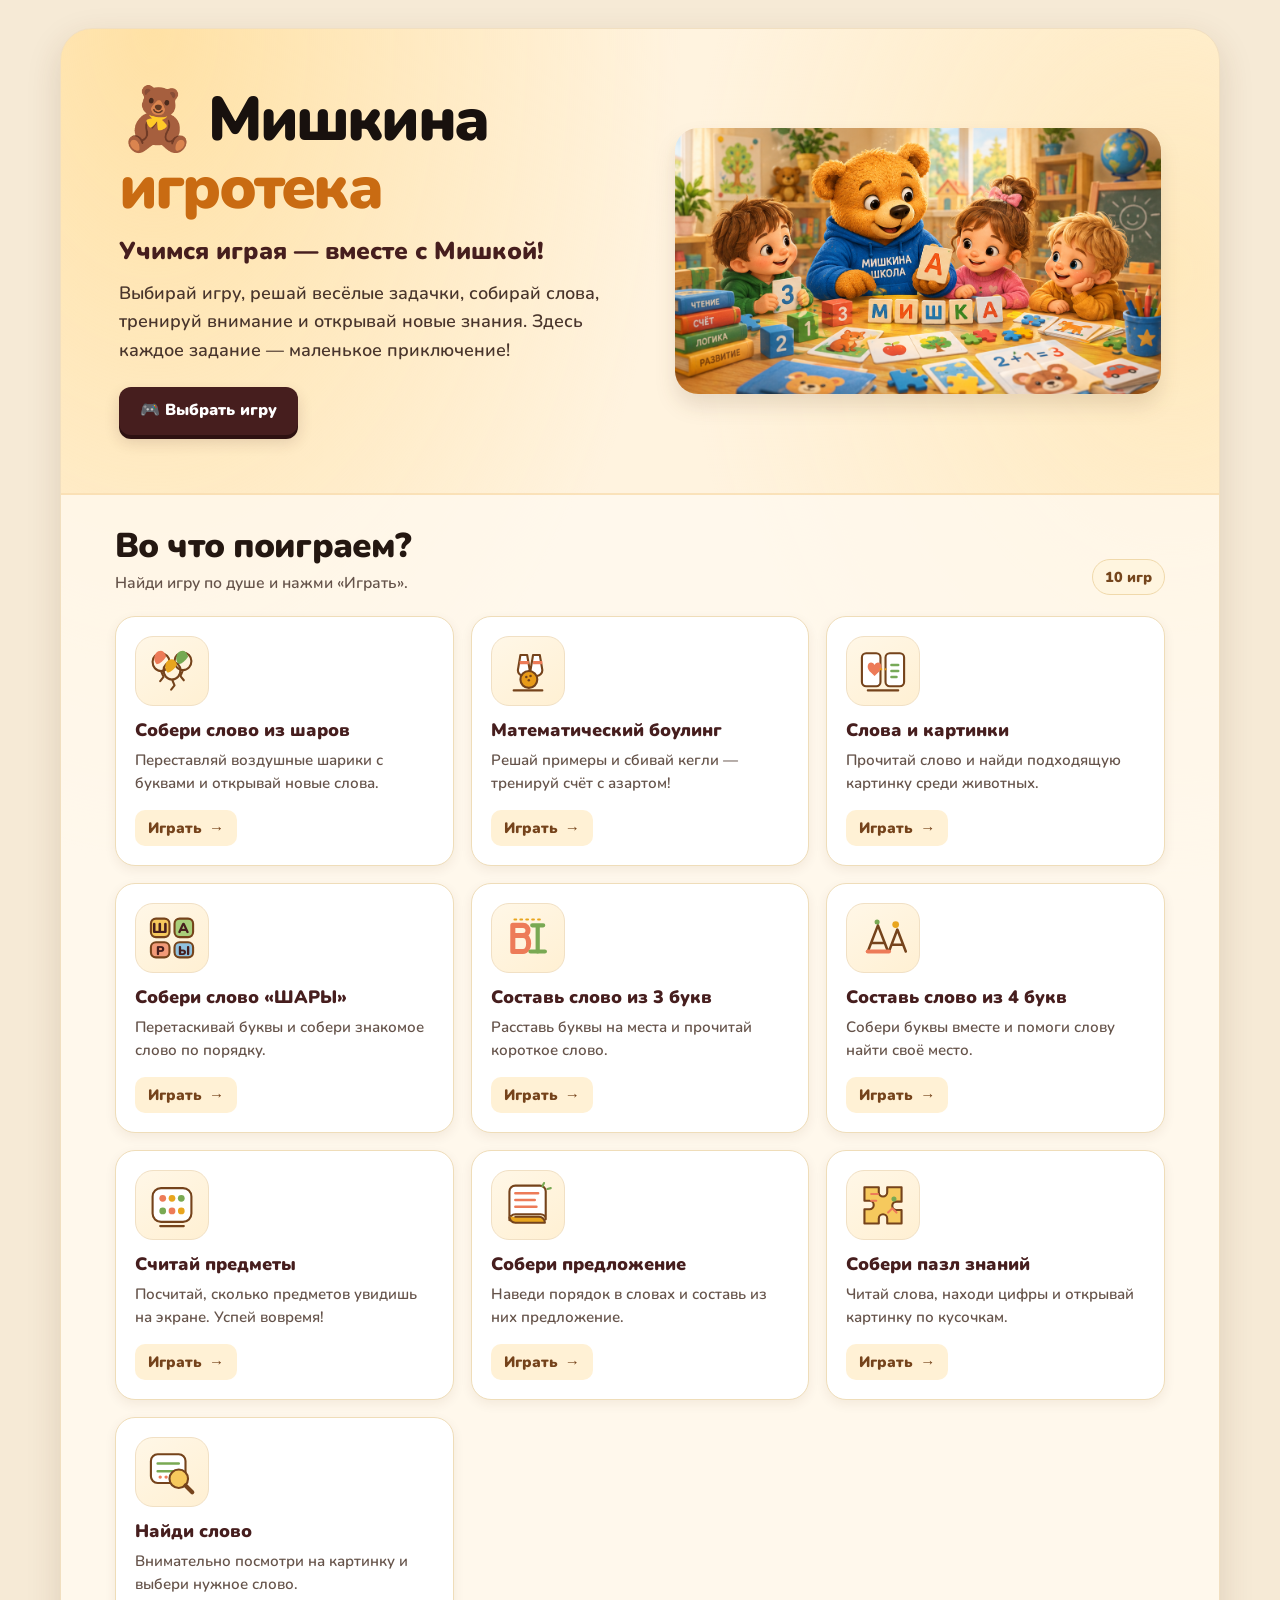
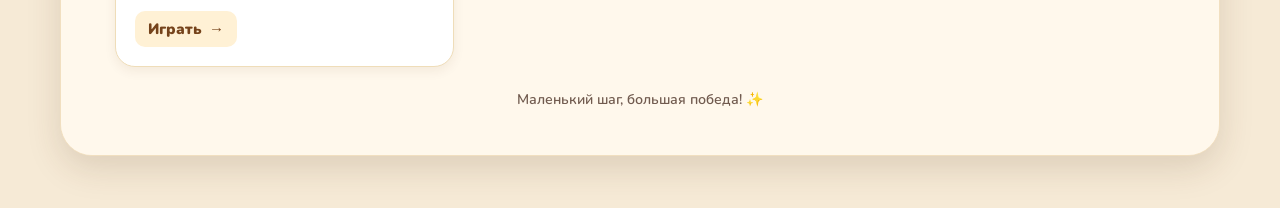
<file: index.html>
<!doctype html>
<html lang="ru">
<head>
  <meta charset="utf-8">
  <meta name="viewport" content="width=device-width, initial-scale=1">
  <meta name="theme-color" content="#fff3df">
  <title>Мишкина игротека — игры для детей</title>
  <link rel="preconnect" href="https://fonts.googleapis.com">
  <link rel="preconnect" href="https://fonts.gstatic.com" crossorigin>
  <link href="https://fonts.googleapis.com/css2?family=Nunito:wght@400;500;600;700;800;900&display=swap&subset=cyrillic" rel="stylesheet">
  <style>
    :root {
      color-scheme: light;
      font-family: Nunito, Arial, sans-serif;
      background: #f6ead6;
      color: #251914;
    }

    * { box-sizing: border-box; }
    body { margin: 0; padding: 28px 18px 52px; }

    #mishkina-igroteka {
      --mi-brown: #461e1e;
      --mi-orange: #e89b19;
      --mi-orange-dark: #c96b12;
      --mi-cream: #fff3df;
      --mi-paper: #fffaf1;
      --mi-ink: #251914;
      --mi-muted: #65534a;
      --mi-border: #efddb9;
      width: min(100%, 1160px);
      margin: 0 auto;
      overflow: hidden;
      border: 1px solid #f1dfc0;
      border-radius: 32px;
      background:
        radial-gradient(ellipse at 8% 0%, #ffe1a5 0, transparent 35%),
        radial-gradient(ellipse at 96% 14%, #ffe9bd 0, transparent 31%),
        var(--mi-cream);
      box-shadow: 0 12px 34px rgb(83 49 17 / 15%);
      font-family: Nunito, Arial, sans-serif;
      color: var(--mi-ink);
    }

    #mishkina-igroteka,
    #mishkina-igroteka * { box-sizing: border-box; }

    #mishkina-igroteka a { font-family: inherit; }

    #mishkina-igroteka .mi-hero {
      display: grid;
      grid-template-columns: minmax(0, 1.04fr) minmax(310px, .96fr);
      align-items: center;
      gap: 30px;
      min-height: 404px;
      padding: clamp(26px, 5vw, 58px);
    }

    #mishkina-igroteka .mi-copy { position: relative; z-index: 1; }

    #mishkina-igroteka h1 {
      max-width: 640px;
      margin: 0;
      color: #18110e;
      font-size: clamp(2.2rem, 5vw, 3.85rem);
      font-weight: 900;
      letter-spacing: -.045em;
      line-height: 1.1;
    }

    #mishkina-igroteka h1 span { color: var(--mi-orange-dark); }

    #mishkina-igroteka .mi-subtitle {
      margin: 13px 0 0;
      color: var(--mi-brown);
      font-size: clamp(1.16rem, 2.1vw, 1.52rem);
      font-weight: 900;
      line-height: 1.3;
    }

    #mishkina-igroteka .mi-intro {
      max-width: 530px;
      margin: 12px 0 23px;
      color: #49352c;
      font-size: clamp(1rem, 1.55vw, 1.12rem);
      font-weight: 600;
      line-height: 1.58;
    }

    #mishkina-igroteka .mi-actions {
      display: flex;
      flex-wrap: wrap;
      align-items: center;
      gap: 12px;
    }

    #mishkina-igroteka .mi-button {
      display: inline-flex;
      min-height: 48px;
      align-items: center;
      justify-content: center;
      gap: 9px;
      padding: 12px 21px;
      border: 0;
      border-radius: 12px;
      background: var(--mi-brown);
      box-shadow: 0 4px 0 #2d1111, 0 7px 15px rgb(70 30 30 / 16%);
      color: #fff;
      cursor: pointer;
      font-size: 1rem;
      font-weight: 900;
      line-height: 1.2;
      text-decoration: none;
      transition: transform 150ms ease, box-shadow 150ms ease, background 150ms ease;
    }

    #mishkina-igroteka .mi-button:hover {
      transform: translateY(-2px);
      background: #5a2924;
      box-shadow: 0 6px 0 #2d1111, 0 10px 18px rgb(70 30 30 / 18%);
    }

    #mishkina-igroteka .mi-button:active {
      transform: translateY(2px);
      box-shadow: 0 2px 0 #2d1111;
    }

    #mishkina-igroteka .mi-button:focus-visible,
    #mishkina-igroteka .mi-card:focus-visible {
      outline: 3px solid #286eab;
      outline-offset: 4px;
    }

    #mishkina-igroteka .mi-button-secondary {
      background: #fffaf1;
      box-shadow: 0 4px 0 #e8d4ae, 0 7px 15px rgb(70 30 30 / 8%);
      color: var(--mi-brown);
    }

    #mishkina-igroteka .mi-button-secondary:hover {
      background: #fff;
      box-shadow: 0 6px 0 #e8d4ae, 0 10px 18px rgb(70 30 30 / 10%);
    }

    #mishkina-igroteka .mi-mascot {
      position: relative;
      display: grid;
      min-height: 294px;
      place-items: center;
    }

    #mishkina-igroteka .mi-mascot picture {
      position: relative;
      z-index: 1;
      display: block;
      width: min(100%, 490px);
      line-height: 0;
    }

    #mishkina-igroteka .mi-mascot img {
      display: block;
      width: 100%;
      height: auto;
      border-radius: 23px;
      object-fit: contain;
      filter: drop-shadow(0 12px 10px rgb(76 42 19 / 12%));
    }

    #mishkina-igroteka .mi-spark {
      position: absolute;
      z-index: 2;
      color: var(--mi-orange);
      font-size: 1.6rem;
      line-height: 1;
    }

    #mishkina-igroteka .mi-spark-one { top: 14%; right: 9%; transform: rotate(12deg); }
    #mishkina-igroteka .mi-spark-two { bottom: 11%; left: 5%; color: #73a844; transform: rotate(-12deg); }

    #mishkina-igroteka .mi-shelf {
      padding: 31px clamp(18px, 4.7vw, 54px) 46px;
      border-top: 2px solid rgb(232 155 25 / 24%);
      background: rgb(255 250 241 / 76%);
    }

    #mishkina-igroteka .mi-section-head {
      display: flex;
      align-items: end;
      justify-content: space-between;
      gap: 18px;
      margin: 0 0 21px;
    }

    #mishkina-igroteka h2 {
      margin: 0;
      color: #241711;
      font-size: clamp(1.55rem, 3.2vw, 2.15rem);
      font-weight: 900;
      letter-spacing: -.025em;
      line-height: 1.15;
    }

    #mishkina-igroteka .mi-section-head p {
      margin: 6px 0 0;
      color: var(--mi-muted);
      font-size: .98rem;
      font-weight: 600;
      line-height: 1.5;
    }

    #mishkina-igroteka .mi-count {
      flex: 0 0 auto;
      padding: 7px 12px;
      border: 1px solid #f0d9ab;
      border-radius: 999px;
      background: #fff5df;
      color: #75461d;
      font-size: .9rem;
      font-weight: 900;
      white-space: nowrap;
    }

    #mishkina-igroteka .mi-grid {
      display: grid;
      grid-template-columns: repeat(3, minmax(0, 1fr));
      gap: 17px;
    }

    #mishkina-igroteka .mi-card {
      display: flex;
      min-width: 0;
      min-height: 250px;
      flex-direction: column;
      align-items: flex-start;
      padding: 19px;
      border: 1px solid var(--mi-border);
      border-radius: 20px;
      background: #fff;
      box-shadow: 0 4px 12px rgb(83 49 17 / 7%);
      color: inherit;
      text-decoration: none;
      transition: transform 160ms ease, box-shadow 160ms ease, border-color 160ms ease;
    }

    #mishkina-igroteka .mi-card:hover {
      transform: translateY(-4px);
      border-color: #e8b254;
      box-shadow: 0 10px 22px rgb(83 49 17 / 13%);
    }

    #mishkina-igroteka .mi-art {
      display: grid;
      width: 74px;
      height: 70px;
      flex: 0 0 auto;
      place-items: center;
      margin: 0 0 13px;
      border: 1px solid #f1e0c4;
      border-radius: 18px;
      background: linear-gradient(145deg, #fff7e7, #fff0d3);
    }

    #mishkina-igroteka .mi-art svg { display: block; width: 54px; height: 54px; }

    #mishkina-igroteka h3 {
      margin: 0;
      color: var(--mi-brown);
      font-size: 1.12rem;
      font-weight: 900;
      line-height: 1.3;
    }

    #mishkina-igroteka .mi-description {
      margin: 7px 0 15px;
      color: var(--mi-muted);
      font-size: .94rem;
      font-weight: 600;
      line-height: 1.5;
    }

    #mishkina-igroteka .mi-play {
      display: inline-flex;
      align-items: center;
      gap: 7px;
      margin-top: auto;
      padding: 8px 13px;
      border-radius: 10px;
      background: #fff1d5;
      color: #75431b;
      font-size: .94rem;
      font-weight: 900;
      transition: background 150ms ease, color 150ms ease;
    }

    #mishkina-igroteka .mi-card:hover .mi-play {
      background: var(--mi-brown);
      color: #fff;
    }

    #mishkina-igroteka .mi-note {
      margin: 23px 0 0;
      color: #715b4f;
      font-size: .88rem;
      font-weight: 600;
      text-align: center;
    }

    @media (max-width: 820px) {
      body { padding: 16px 10px 30px; }
      #mishkina-igroteka { border-radius: 25px; }
      #mishkina-igroteka .mi-hero {
        grid-template-columns: minmax(0, 1fr) minmax(220px, .78fr);
        gap: 14px;
        min-height: 0;
        padding: 28px;
      }
      #mishkina-igroteka .mi-mascot { min-height: 0; }
      #mishkina-igroteka .mi-grid { grid-template-columns: repeat(2, minmax(0, 1fr)); }
      #mishkina-igroteka .mi-card { min-height: 235px; }
    }

    @media (max-width: 560px) {
      body { padding: 10px 7px 22px; }
      #mishkina-igroteka { border-radius: 21px; }
      #mishkina-igroteka .mi-hero {
        grid-template-columns: 1fr;
        gap: 10px;
        padding: 25px 20px 19px;
        text-align: center;
      }
      #mishkina-igroteka h1 { margin: 0 auto; font-size: clamp(2rem, 9.5vw, 3rem); }
      #mishkina-igroteka .mi-subtitle { margin-top: 10px; font-size: 1.2rem; }
      #mishkina-igroteka .mi-intro { margin: 11px auto 18px; font-size: 1rem; }
      #mishkina-igroteka .mi-actions { justify-content: center; }
      #mishkina-igroteka .mi-button { min-height: 46px; padding: 11px 15px; font-size: .94rem; }
      #mishkina-igroteka .mi-mascot { min-height: 0; margin-top: 2px; }
      #mishkina-igroteka .mi-mascot picture { width: min(100%, 330px); }
      #mishkina-igroteka .mi-shelf { padding: 25px 14px 31px; }
      #mishkina-igroteka .mi-section-head { align-items: flex-start; margin-bottom: 15px; }
      #mishkina-igroteka h2 { font-size: 1.55rem; }
      #mishkina-igroteka .mi-section-head p { font-size: .91rem; }
      #mishkina-igroteka .mi-count { padding: 6px 9px; font-size: .78rem; }
      #mishkina-igroteka .mi-grid { grid-template-columns: repeat(2, minmax(0, 1fr)); gap: 10px; }
      #mishkina-igroteka .mi-card { min-height: 234px; padding: 13px 12px; border-radius: 16px; }
      #mishkina-igroteka .mi-art { width: 62px; height: 60px; margin-bottom: 11px; border-radius: 15px; }
      #mishkina-igroteka .mi-art svg { width: 48px; height: 48px; }
      #mishkina-igroteka h3 { font-size: .98rem; }
      #mishkina-igroteka .mi-description { margin: 6px 0 12px; font-size: .85rem; line-height: 1.43; }
      #mishkina-igroteka .mi-play { padding: 7px 10px; font-size: .87rem; }
      #mishkina-igroteka .mi-note { margin-top: 18px; font-size: .82rem; }
    }

    @media (max-width: 360px) {
      #mishkina-igroteka .mi-grid { grid-template-columns: 1fr; }
      #mishkina-igroteka .mi-card { min-height: 0; }
      #mishkina-igroteka .mi-description { min-height: 0; }
    }

    @media (prefers-reduced-motion: reduce) {
      #mishkina-igroteka *,
      #mishkina-igroteka *::before,
      #mishkina-igroteka *::after {
        scroll-behavior: auto !important;
        transition-duration: .01ms !important;
      }
    }
  </style>
</head>
<body>
  <section id="mishkina-igroteka" aria-labelledby="mi-title">
    <div class="mi-hero">
      <div class="mi-copy">
        <h1 id="mi-title">🧸 Мишкина <span>игротека</span></h1>
        <p class="mi-subtitle">Учимся играя — вместе с Мишкой!</p>
        <p class="mi-intro">Выбирай игру, решай весёлые задачки, собирай слова, тренируй внимание и открывай новые знания. Здесь каждое задание — маленькое приключение!</p>
        <div class="mi-actions">
          <a class="mi-button" id="mi-choose" href="#mi-games">🎮 Выбрать игру</a>
        </div>
      </div>
      <div class="mi-mascot">
        <picture>
          <source
            media="(max-width: 560px)"
            srcset="https://aituha92-create.github.io/mishkina-school-games/assets/igroteka/igroteka-mobile.png">
          <img
            src="https://aituha92-create.github.io/mishkina-school-games/assets/igroteka/igroteka-desktop.png"
            alt="Мишка играет вместе с детьми: они собирают слова и решают примеры"
            width="1199"
            height="656"
            loading="eager">
        </picture>
      </div>
    </div>

    <div class="mi-shelf" id="mi-games">
      <div class="mi-section-head">
        <div>
          <h2>Во что поиграем?</h2>
          <p>Найди игру по душе и нажми «Играть».</p>
        </div>
        <span class="mi-count"><span id="mi-game-count">10</span> игр</span>
      </div>

      <div class="mi-grid">
        <a class="mi-card" href="https://aituha92-create.github.io/mishkina-school-games/games/word-balloons/" aria-label="Играть: Собери слово из шаров">
          <span class="mi-art" aria-hidden="true">
            <svg viewBox="0 0 64 64" fill="none">
              <path d="M19 32c-6 0-10-5-10-11a10 10 0 0 1 20 0c0 6-4 11-10 11Zm0 0 3 7-4 5m27-13c-6 0-10-5-10-11a10 10 0 0 1 20 0c0 6-4 11-10 11Zm0 0-3 7 4 5" stroke="#75431b" stroke-width="2.5" stroke-linecap="round" stroke-linejoin="round"/>
              <path d="M19 8c-5 0-8 4-8 9 0 3 1 5 3 7 4-1 8-4 11-9-1-4-3-7-6-7Z" fill="#ed7b58"/>
              <path d="M45 8c-5 0-8 4-8 9 0 3 1 5 3 7 4-1 8-4 11-9-1-4-3-7-6-7Z" fill="#75a952"/>
              <path d="M32 42c-6 0-10-5-10-11a10 10 0 0 1 20 0c0 6-4 11-10 11Zm0 0 3 7-4 5" stroke="#75431b" stroke-width="2.5" stroke-linecap="round" stroke-linejoin="round"/>
              <path d="M32 18c-5 0-8 4-8 9 0 3 1 5 3 7 4-1 8-4 11-9-1-4-3-7-6-7Z" fill="#e8a51e"/>
            </svg>
          </span>
          <h3>Собери слово из шаров</h3>
          <p class="mi-description">Переставляй воздушные шарики с буквами и открывай новые слова.</p>
          <span class="mi-play">Играть <span aria-hidden="true">→</span></span>
        </a>

        <a class="mi-card" href="https://aituha92-create.github.io/mishkina-school-games/games/math-bowling/" aria-label="Играть: Математический боулинг">
          <span class="mi-art" aria-hidden="true">
            <svg viewBox="0 0 64 64" fill="none">
              <path d="M23 13h8l3 18a7 7 0 0 1-14 0l3-18Zm15 0h8l3 18a7 7 0 0 1-14 0l3-18Z" fill="#fff" stroke="#75431b" stroke-width="2.5" stroke-linejoin="round"/>
              <path d="M22 22h11m5 0h11" stroke="#ed7b58" stroke-width="4"/>
              <path d="M33 52a10 10 0 1 0 0-20 10 10 0 0 0 0 20Z" fill="#e89b19" stroke="#75431b" stroke-width="2.5"/>
              <circle cx="30" cy="39" r="1.5" fill="#75431b"/><circle cx="35" cy="38" r="1.5" fill="#75431b"/><circle cx="33" cy="43" r="1.5" fill="#75431b"/>
              <path d="M15 55h34" stroke="#75431b" stroke-width="2.5" stroke-linecap="round"/>
            </svg>
          </span>
          <h3>Математический боулинг</h3>
          <p class="mi-description">Решай примеры и сбивай кегли — тренируй счёт с азартом!</p>
          <span class="mi-play">Играть <span aria-hidden="true">→</span></span>
        </a>

        <a class="mi-card" href="https://aituha92-create.github.io/mishkina-school-games/games/match-words-pictures/" aria-label="Играть: Соотнеси слова и картинки">
          <span class="mi-art" aria-hidden="true">
            <svg viewBox="0 0 64 64" fill="none">
              <rect x="7" y="11" width="22" height="39" rx="5" fill="#fff" stroke="#75431b" stroke-width="2.5"/>
              <rect x="35" y="11" width="22" height="39" rx="5" fill="#fff" stroke="#75431b" stroke-width="2.5"/>
              <path d="M18 34c-6-4-5-12 0-12 3 0 4 3 4 3s1-3 4-3c5 0 6 8 0 12l-4 4-4-4Z" fill="#ed7b58"/>
              <path d="M42 25h8m-8 7h8m-8 7h6" stroke="#77a958" stroke-width="3" stroke-linecap="round"/>
              <path d="M28 30h8" stroke="#e89b19" stroke-width="2.5" stroke-dasharray="3 3"/>
              <path d="M14 55h36" stroke="#75431b" stroke-width="2.5" stroke-linecap="round"/>
            </svg>
          </span>
          <h3>Слова и картинки</h3>
          <p class="mi-description">Прочитай слово и найди подходящую картинку среди животных.</p>
          <span class="mi-play">Играть <span aria-hidden="true">→</span></span>
        </a>

        <a class="mi-card" href="https://aituha92-create.github.io/mishkina-school-games/games/build-word-4-shary/" aria-label="Играть: Собери слово ШАРЫ">
          <span class="mi-art" aria-hidden="true">
            <svg viewBox="0 0 64 64" fill="none">
              <rect x="7" y="9" width="22" height="22" rx="6" fill="#f6c95d" stroke="#75431b" stroke-width="2.5"/>
              <rect x="35" y="9" width="22" height="22" rx="6" fill="#a9ce7a" stroke="#75431b" stroke-width="2.5"/>
              <rect x="7" y="37" width="22" height="18" rx="6" fill="#f19a78" stroke="#75431b" stroke-width="2.5"/>
              <rect x="35" y="37" width="22" height="18" rx="6" fill="#90c2df" stroke="#75431b" stroke-width="2.5"/>
              <text x="18" y="26" text-anchor="middle" fill="#461e1e" font-family="Nunito,Arial,sans-serif" font-size="17" font-weight="900">Ш</text>
              <text x="46" y="26" text-anchor="middle" fill="#461e1e" font-family="Nunito,Arial,sans-serif" font-size="17" font-weight="900">А</text>
              <text x="18" y="52" text-anchor="middle" fill="#461e1e" font-family="Nunito,Arial,sans-serif" font-size="15" font-weight="900">Р</text>
              <text x="46" y="52" text-anchor="middle" fill="#461e1e" font-family="Nunito,Arial,sans-serif" font-size="15" font-weight="900">Ы</text>
            </svg>
          </span>
          <h3>Собери слово «ШАРЫ»</h3>
          <p class="mi-description">Перетаскивай буквы и собери знакомое слово по порядку.</p>
          <span class="mi-play">Играть <span aria-hidden="true">→</span></span>
        </a>

        <a class="mi-card" href="https://aituha92-create.github.io/mishkina-school-games/games/build-word-3-shary/" aria-label="Играть: Составь слово из трёх букв">
          <span class="mi-art" aria-hidden="true">
            <svg viewBox="0 0 64 64" fill="none">
              <path d="M14 48V17h12c8 0 8 12 0 12H14m12 0c9 0 9 19 0 19H14" stroke="#ed7b58" stroke-width="6" stroke-linecap="round" stroke-linejoin="round"/>
              <path d="M37 17h13M43.5 17v31" stroke="#79a953" stroke-width="5" stroke-linecap="round"/>
              <path d="M35 48h17" stroke="#79a953" stroke-width="5" stroke-linecap="round"/>
              <path d="M16 10h34" stroke="#e8a51e" stroke-width="2.5" stroke-linecap="round" stroke-dasharray="2 5"/>
            </svg>
          </span>
          <h3>Составь слово из 3 букв</h3>
          <p class="mi-description">Расставь буквы на места и прочитай короткое слово.</p>
          <span class="mi-play">Играть <span aria-hidden="true">→</span></span>
        </a>

        <a class="mi-card" href="https://aituha92-create.github.io/mishkina-school-games/games/build-word-4-shary-alt/" aria-label="Играть: Составь слово из четырёх букв">
          <span class="mi-art" aria-hidden="true">
            <svg viewBox="0 0 64 64" fill="none">
              <path d="m14 48 12-31 12 31M18 38h16m5 10 10-26 10 26m-16-8h13" stroke="#75431b" stroke-width="3" stroke-linecap="round" stroke-linejoin="round"/>
              <path d="M14 48h25" stroke="#ed7b58" stroke-width="5" stroke-linecap="round"/>
              <circle cx="47" cy="16" r="4" fill="#e8a51e"/><circle cx="25" cy="13" r="3" fill="#79a953"/>
            </svg>
          </span>
          <h3>Составь слово из 4 букв</h3>
          <p class="mi-description">Собери буквы вместе и помоги слову найти своё место.</p>
          <span class="mi-play">Играть <span aria-hidden="true">→</span></span>
        </a>

        <a class="mi-card" href="https://aituha92-create.github.io/mishkina-school-games/games/count-objects/" aria-label="Играть: Считай предметы">
          <span class="mi-art" aria-hidden="true">
            <svg viewBox="0 0 64 64" fill="none">
              <rect x="9" y="12" width="46" height="40" rx="10" fill="#fff" stroke="#75431b" stroke-width="2.5"/>
              <circle cx="21" cy="24" r="4" fill="#ed7b58"/><circle cx="32" cy="24" r="4" fill="#e8a51e"/><circle cx="43" cy="24" r="4" fill="#79a953"/>
              <circle cx="21" cy="39" r="4" fill="#79a953"/><circle cx="32" cy="39" r="4" fill="#ed7b58"/><circle cx="43" cy="39" r="4" fill="#e8a51e"/>
              <path d="M18 57h28" stroke="#75431b" stroke-width="2.5" stroke-linecap="round"/>
            </svg>
          </span>
          <h3>Считай предметы</h3>
          <p class="mi-description">Посчитай, сколько предметов увидишь на экране. Успей вовремя!</p>
          <span class="mi-play">Играть <span aria-hidden="true">→</span></span>
        </a>

        <a class="mi-card" href="https://aituha92-create.github.io/mishkina-school-games/games/build-sentence/" aria-label="Играть: Собери предложение">
          <span class="mi-art" aria-hidden="true">
            <svg viewBox="0 0 64 64" fill="none">
              <path d="M10 16a7 7 0 0 1 7-7h29a7 7 0 0 1 7 7v33a6 6 0 0 0-6-6H17a7 7 0 0 0-7 7V16Z" fill="#fff" stroke="#75431b" stroke-width="2.5" stroke-linejoin="round"/>
              <path d="M17 18h27m-27 8h23m-23 8h25" stroke="#ed7b58" stroke-width="3" stroke-linecap="round"/>
              <path d="M16 46h29a7 7 0 0 1 7 7H17a7 7 0 0 1-7-7" fill="#e8a51e" stroke="#75431b" stroke-width="2.5" stroke-linejoin="round"/>
              <path d="m49 10 2-4m4 7 4-1" stroke="#79a953" stroke-width="2.5" stroke-linecap="round"/>
            </svg>
          </span>
          <h3>Собери предложение</h3>
          <p class="mi-description">Наведи порядок в словах и составь из них предложение.</p>
          <span class="mi-play">Играть <span aria-hidden="true">→</span></span>
        </a>

        <a class="mi-card" href="https://aituha92-create.github.io/mishkina-school-games/games/knowledge-puzzle/" aria-label="Играть: Собери пазл знаний">
          <span class="mi-art" aria-hidden="true">
            <svg viewBox="0 0 64 64" fill="none">
              <path d="M10 11h17v6a5 5 0 1 0 10 0v-6h17v17h-6a5 5 0 1 0 0 10h6v16H37v-6a5 5 0 1 0-10 0v6H10V37h6a5 5 0 1 0 0-10h-6V11Z" fill="#f6c95d" stroke="#75431b" stroke-width="2.5" stroke-linejoin="round"/>
              <path d="M18 19h8m-8 8h6m14 14 5-5 5 5" stroke="#ed7b58" stroke-width="2.5" stroke-linecap="round" stroke-linejoin="round"/>
              <circle cx="45" cy="25" r="3" fill="#79a953"/>
            </svg>
          </span>
          <h3>Собери пазл знаний</h3>
          <p class="mi-description">Читай слова, находи цифры и открывай картинку по кусочкам.</p>
          <span class="mi-play">Играть <span aria-hidden="true">→</span></span>
        </a>

        <a class="mi-card" href="https://aituha92-create.github.io/mishkina-school-games/games/find-the-word/" aria-label="Играть: Найди слово">
          <span class="mi-art" aria-hidden="true">
            <svg viewBox="0 0 64 64" fill="none">
              <rect x="7" y="11" width="41" height="34" rx="8" fill="#fff" stroke="#75431b" stroke-width="2.5"/>
              <path d="M15 22h25m-25 9h19" stroke="#79a953" stroke-width="3" stroke-linecap="round"/>
              <circle cx="40" cy="40" r="11" fill="#f6c95d" stroke="#75431b" stroke-width="2.5"/>
              <path d="m48 48 8 8" stroke="#75431b" stroke-width="5" stroke-linecap="round"/>
              <circle cx="18" cy="38" r="2" fill="#ed7b58"/><circle cx="25" cy="38" r="2" fill="#ed7b58"/>
            </svg>
          </span>
          <h3>Найди слово</h3>
          <p class="mi-description">Внимательно посмотри на картинку и выбери нужное слово.</p>
          <span class="mi-play">Играть <span aria-hidden="true">→</span></span>
        </a>
      </div>

      <p class="mi-note">Маленький шаг, большая победа! ✨</p>
    </div>
  </section>

  <script>
    (() => {
      const root = document.getElementById("mishkina-igroteka");
      if (!root) return;

      const cards = [...root.querySelectorAll(".mi-card")];
      const count = root.querySelector("#mi-game-count");
      const chooseButton = root.querySelector("#mi-choose");

      if (count) count.textContent = String(cards.length);

      if (chooseButton) {
        chooseButton.addEventListener("click", (event) => {
          const games = root.querySelector("#mi-games");
          if (!games) return;
          event.preventDefault();
          games.scrollIntoView({
            behavior: window.matchMedia("(prefers-reduced-motion: reduce)").matches ? "auto" : "smooth",
            block: "start"
          });
        });
      }
    })();
  </script>
</body>
</html>
</file>
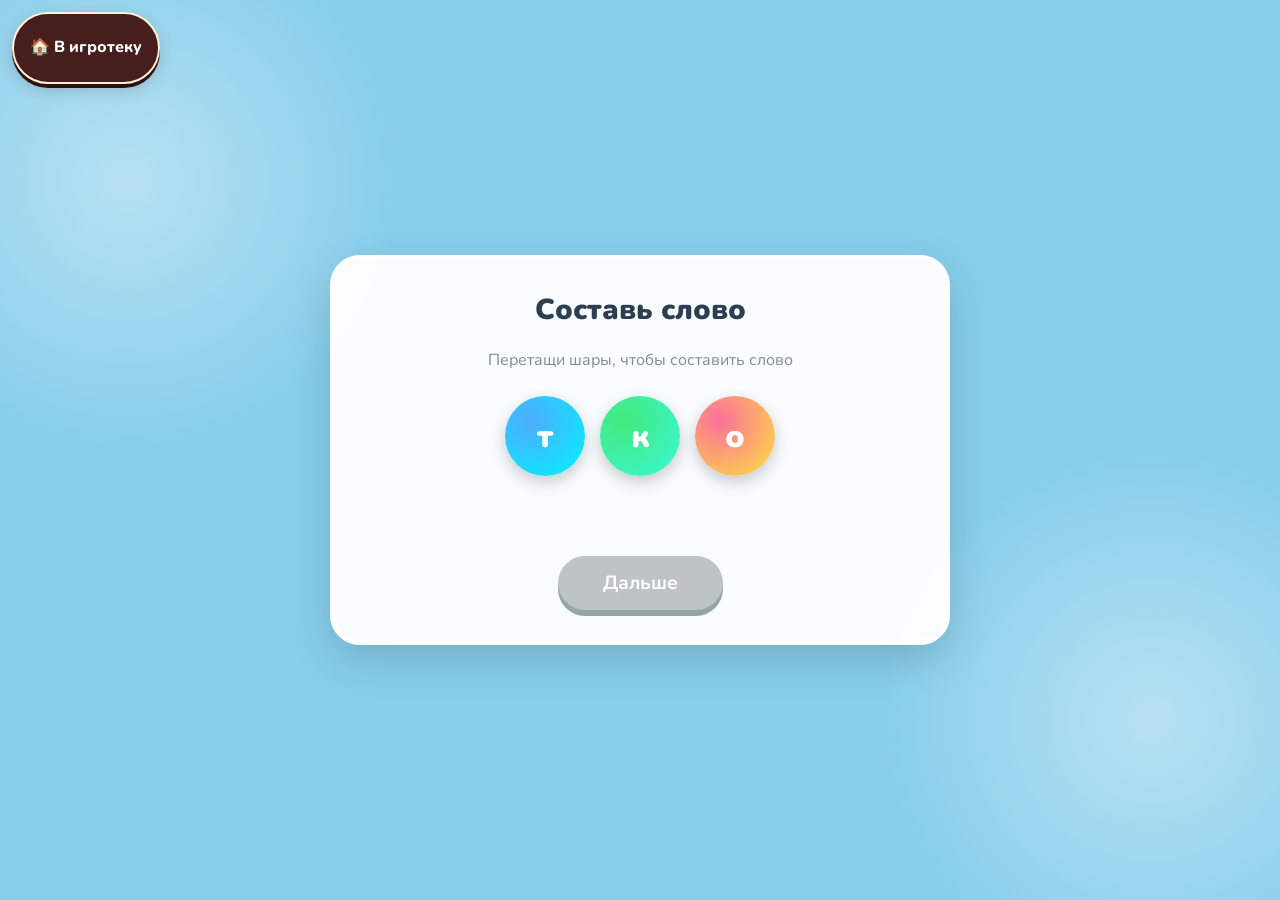
<file: games/build-word-3-shary/index.html>
<!DOCTYPE html>
<html lang="ru">
<head>
    <meta charset="UTF-8">
    <meta name="viewport" content="width=device-width, initial-scale=1.0">
    <title>Игра: Составь слово</title>
    <link href="https://fonts.googleapis.com/css2?family=Nunito:wght@400;700;900&display=swap" rel="stylesheet">
    <style>
        :root {
            --primary-color: #FF6B6B;
            --secondary-color: #4ECDC4;
            --accent-color: #FFE66D;
            --text-color: #2C3E50;
            --ball-size: 80px;
        }

        body {
            margin: 0;
            padding: 0;
            font-family: 'Nunito', sans-serif;
            background: #87CEEB;
            background-image: 
                radial-gradient(circle at 10% 20%, rgba(255, 255, 255, 0.4) 0%, transparent 20%),
                radial-gradient(circle at 90% 80%, rgba(255, 255, 255, 0.4) 0%, transparent 20%);
            height: 100vh;
            display: flex;
            justify-content: center;
            align-items: center;
            overflow: hidden;
            user-select: none;
        }

        .game-container {
            background: rgba(255, 255, 255, 0.95);
            border-radius: 30px;
            padding: 30px;
            box-shadow: 0 15px 40px rgba(0,0,0,0.15);
            text-align: center;
            width: 90%;
            max-width: 550px;
            border: 5px solid #fff;
            display: flex;
            flex-direction: column;
            gap: 15px;
        }

        h1 {
            color: var(--text-color);
            margin: 0 0 5px 0;
            font-weight: 900;
            font-size: 1.8rem;
        }

        .instruction {
            color: #7f8c8d;
            margin: 0;
            font-size: 1rem;
        }

        .balls-area {
            display: flex;
            justify-content: center;
            gap: 15px;
            min-height: var(--ball-size);
            padding: 10px 0;
            flex-wrap: wrap;
        }

        .ball {
            width: var(--ball-size);
            height: var(--ball-size);
            border-radius: 50%;
            background: radial-gradient(circle at 30% 30%, #ff9a9e, #fecfef);
            display: flex;
            justify-content: center;
            align-items: center;
            font-size: 2rem;
            font-weight: 900;
            color: white;
            cursor: grab;
            box-shadow: 0 6px 15px rgba(0,0,0,0.2);
            transition: transform 0.2s, box-shadow 0.2s, background 0.3s;
            touch-action: none;
        }

        .ball:nth-child(3n+1) { background: radial-gradient(circle at 30% 30%, #4facfe, #00f2fe); }
        .ball:nth-child(3n+2) { background: radial-gradient(circle at 30% 30%, #43e97b, #38f9d7); }
        .ball:nth-child(3n+3) { background: radial-gradient(circle at 30% 30%, #fa709a, #fee140); }

        .ball:active { cursor: grabbing; transform: scale(1.1); z-index: 10; }
        .ball.dragging { opacity: 0.6; transform: scale(0.9); }
        .ball.success { background: radial-gradient(circle at 30% 30%, #ffd700, #ffaa00) !important; }

        /* ИСПРАВЛЕНИЕ: Надпись теперь в потоке документа, не перекрывает шары */
        .message {
            font-size: 1.6rem;
            font-weight: 900;
            color: #27ae60;
            min-height: 40px; /* Резервируем место, чтобы верстка не прыгала */
            display: flex;
            align-items: center;
            justify-content: center;
            opacity: 0;
            transform: translateY(-10px);
            transition: all 0.3s cubic-bezier(0.175, 0.885, 0.32, 1.275);
            pointer-events: none;
        }

        .message.show {
            opacity: 1;
            transform: translateY(0);
        }

        .controls {
            display: flex;
            justify-content: center;
        }

        button {
            background-color: var(--primary-color);
            color: white;
            border: none;
            padding: 14px 45px;
            font-size: 1.2rem;
            font-weight: 700;
            border-radius: 50px;
            cursor: pointer;
            box-shadow: 0 6px 0 #d9534f;
            transition: all 0.1s;
            font-family: 'Nunito', sans-serif;
        }

        button:active:not(:disabled) { transform: translateY(6px); box-shadow: none; }
        button:disabled { background-color: #bdc3c7; box-shadow: 0 6px 0 #95a5a6; cursor: not-allowed; }

        /* Конфетти */
        .confetti {
            position: absolute;
            width: 10px;
            height: 10px;
            animation: fall linear forwards;
            z-index: 5;
        }
        @keyframes fall { to { transform: translateY(100vh) rotate(720deg); opacity: 0; } }

        #mi-return-to-library {
            position: fixed;
            top: max(12px, env(safe-area-inset-top, 0px));
            left: max(12px, env(safe-area-inset-left, 0px));
            z-index: 10000;
            display: inline-flex;
            min-height: 48px;
            align-items: center;
            justify-content: center;
            padding: 10px 16px;
            border: 2px solid #fff1d5;
            border-radius: 999px;
            background: #461e1e;
            box-shadow: 0 4px 0 #2d1111, 0 6px 16px rgba(70, 30, 30, 0.2);
            color: #fff;
            font-family: Nunito, "Segoe UI", Arial, sans-serif;
            font-size: 16px;
            font-weight: 800;
            line-height: 1.2;
            text-decoration: none;
            white-space: nowrap;
            -webkit-tap-highlight-color: transparent;
            touch-action: manipulation;
            transition: background 150ms ease, box-shadow 150ms ease;
        }

        #mi-return-to-library:hover {
            background: #5a2924;
            box-shadow: 0 6px 0 #2d1111, 0 9px 18px rgba(70, 30, 30, 0.22);
        }

        #mi-return-to-library:active {
            box-shadow: 0 2px 0 #2d1111;
        }

        #mi-return-to-library:focus-visible {
            outline: 3px solid #286eab;
            outline-offset: 3px;
        }

        @media (max-width: 480px) {
            #mi-return-to-library {
                min-height: 44px;
                padding: 8px 12px;
                font-size: 14px;
            }
        }

        @media (prefers-reduced-motion: reduce) {
            #mi-return-to-library { transition: none; }
        }
    </style>
    <link rel="stylesheet" href="../mobile.css">
</head>
<body>
    <nav aria-label="Навигация по играм"><a id="mi-return-to-library" href="https://xn----7sbb3aaldicno7if.xn--p1ai/#rec4760395701">🏠 В игротеку</a></nav>

<div class="game-container">
    <h1>Составь слово</h1>
    <p class="instruction">Перетащи шары, чтобы составить слово</p>
    
    <div class="balls-area" id="balls-container"></div>
    
    <div id="message" class="message">Молодец!</div>

    <div class="controls">
        <button id="next-btn" disabled>Дальше</button>
    </div>
</div>

<script>
    const words = ["кот", "мак", "рак", "рот", "жук", "лук", "дуб", "сок", "сыр", "чай", "мяч", "лес", "кит", "дым", "дом"];
    let currentWordIndex = 0;
    let currentWord = "";
    let shuffledLetters = [];
    
    const container = document.getElementById('balls-container');
    const nextBtn = document.getElementById('next-btn');
    const messageEl = document.getElementById('message');

    function initGame() {
        if (currentWordIndex >= words.length) {
            endGame();
            return;
        }
        currentWord = words[currentWordIndex];
        shuffledLetters = shuffleArray(currentWord.split(''));
        renderBalls();
        nextBtn.disabled = true;
        messageEl.classList.remove('show');
        // Сброс цветов шаров
        container.querySelectorAll('.ball').forEach(b => b.classList.remove('success'));
    }

    function renderBalls() {
        container.innerHTML = '';
        shuffledLetters.forEach((letter, index) => {
            const ball = document.createElement('div');
            ball.classList.add('ball');
            ball.textContent = letter;
            ball.setAttribute('draggable', 'true');
            ball.dataset.index = index;
            
            // Desktop Drag & Drop
            ball.addEventListener('dragstart', handleDragStart);
            ball.addEventListener('dragover', handleDragOver);
            ball.addEventListener('drop', handleDrop);
            
            // Mobile Touch
            ball.addEventListener('touchstart', handleTouchStart, {passive: false});
            ball.addEventListener('touchend', handleTouchEnd);
            
            container.appendChild(ball);
        });
    }

    let dragSrcEl = null;
    let touchSrcEl = null;

    function handleDragStart(e) { dragSrcEl = this; this.style.opacity = '0.4'; }
    function handleDragOver(e) { e.preventDefault(); return false; }
    
    function handleDrop(e) {
        e.preventDefault();
        if (dragSrcEl && dragSrcEl !== this) swapBalls(dragSrcEl, this);
        if(dragSrcEl) dragSrcEl.style.opacity = '1';
    }

    function handleTouchStart(e) {
        e.preventDefault();
        touchSrcEl = this;
        this.classList.add('dragging');
    }

    function handleTouchEnd(e) {
        this.classList.remove('dragging');
        const touch = e.changedTouches[0];
        const elemBelow = document.elementFromPoint(touch.clientX, touch.clientY);
        if (elemBelow && elemBelow.classList.contains('ball') && elemBelow !== touchSrcEl) {
            swapBalls(touchSrcEl, elemBelow);
        }
        touchSrcEl = null;
    }

    function swapBalls(el1, el2) {
        const idx1 = parseInt(el1.dataset.index);
        const idx2 = parseInt(el2.dataset.index);
        [shuffledLetters[idx1], shuffledLetters[idx2]] = [shuffledLetters[idx2], shuffledLetters[idx1]];
        renderBalls();
        checkWin();
    }

    function checkWin() {
        if (shuffledLetters.join('') === currentWord) successState();
    }

    function successState() {
        messageEl.classList.add('show');
        nextBtn.disabled = false;
        container.querySelectorAll('.ball').forEach(ball => ball.classList.add('success'));
        createConfetti();
    }

    function createConfetti() {
        const colors = ['#ff0', '#f00', '#0f0', '#00f', '#ff9a9e', '#4facfe'];
        for(let i=0; i<40; i++) {
            const c = document.createElement('div');
            c.classList.add('confetti');
            c.style.left = Math.random() * 100 + 'vw';
            c.style.top = '-10px';
            c.style.backgroundColor = colors[Math.floor(Math.random() * colors.length)];
            c.style.animationDuration = (Math.random() * 2 + 1.5) + 's';
            c.style.borderRadius = Math.random() > 0.5 ? '50%' : '2px';
            document.body.appendChild(c);
            setTimeout(() => c.remove(), 3500);
        }
    }

    function shuffleArray(array) {
        let newArr = [...array];
        for (let i = newArr.length - 1; i > 0; i--) {
            const j = Math.floor(Math.random() * (i + 1));
            [newArr[i], newArr[j]] = [newArr[j], newArr[i]];
        }
        if (newArr.join('') === array.join('')) return shuffleArray(array);
        return newArr;
    }

    function endGame() {
        container.innerHTML = '<div style="font-size:1.5rem; font-weight:900; color:#2C3E50;">🎉 Игра окончена!<br>Ты собрал все слова!</div>';
        nextBtn.style.display = 'none';
        document.querySelector('.instruction').style.display = 'none';
    }

    nextBtn.addEventListener('click', () => { currentWordIndex++; initGame(); });
    initGame();
</script>

</body>
</html>
</file>
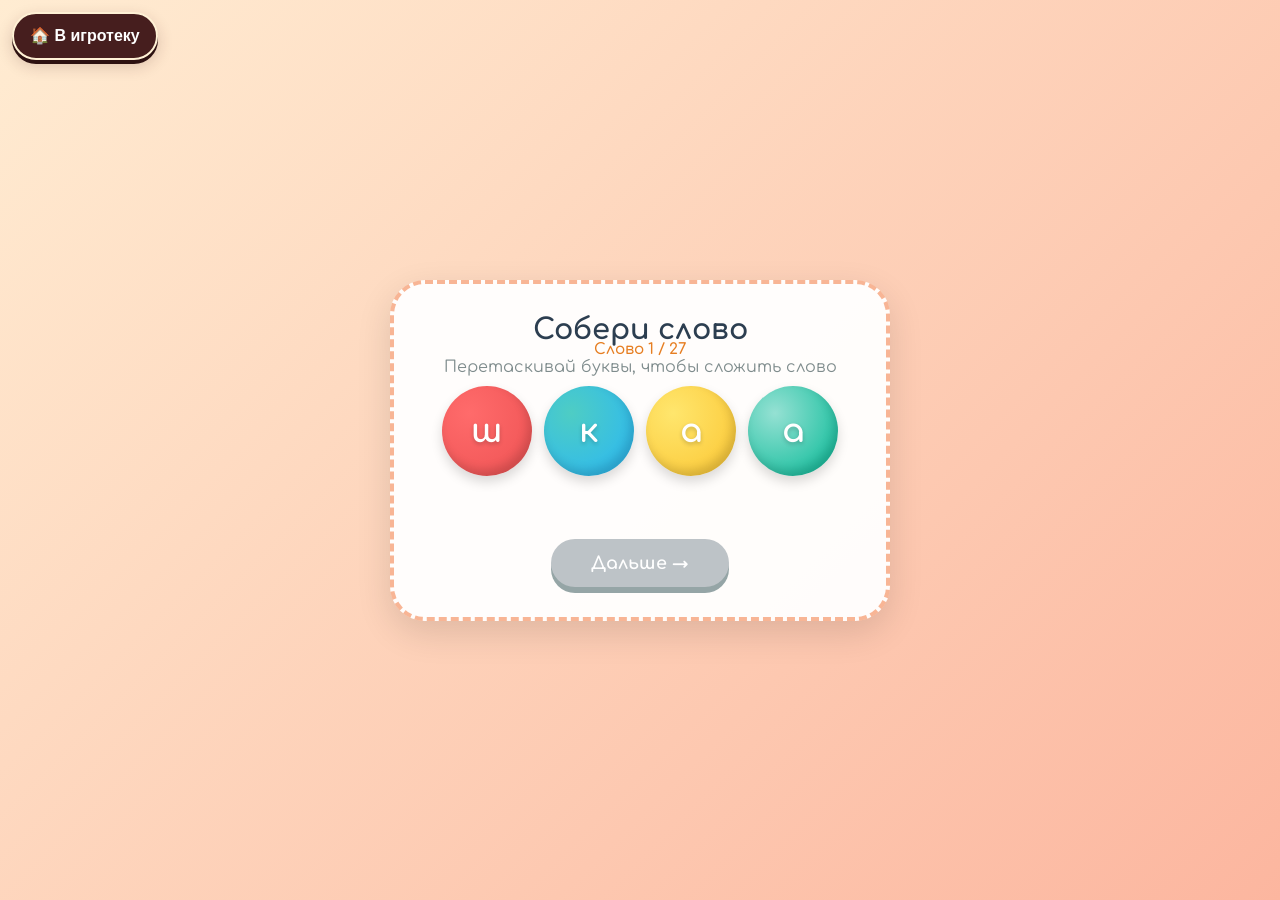
<file: games/build-word-4-shary-alt/index.html>
<!DOCTYPE html>
<html lang="ru">
<head>
    <meta charset="UTF-8">
    <meta name="viewport" content="width=device-width, initial-scale=1.0, maximum-scale=1.0, user-scalable=no">
    <title>Игра: Собери слово</title>
    <link href="https://fonts.googleapis.com/css2?family=Comfortaa:wght@400;600;800&display=swap" rel="stylesheet">
    <style>
        :root {
            --bg-gradient: linear-gradient(135deg, #ffecd2 0%, #fcb69f 100%);
            --container-bg: rgba(255, 255, 255, 0.95);
            --primary-btn: #FF6B6B;
            --success-color: #2ecc71;
            --text-main: #2c3e50;
            --ball-size: 90px;
        }

        * { box-sizing: border-box; -webkit-tap-highlight-color: transparent; }

        body {
            margin: 0; padding: 20px;
            font-family: 'Comfortaa', sans-serif;
            background: var(--bg-gradient);
            min-height: 100vh;
            display: flex;
            justify-content: center;
            align-items: center;
            overflow: hidden;
        }

        .game-wrapper {
            background: var(--container-bg);
            border-radius: 35px;
            padding: 30px 20px;
            width: 100%;
            max-width: 500px;
            box-shadow: 0 12px 35px rgba(0,0,0,0.12);
            text-align: center;
            display: flex;
            flex-direction: column;
            gap: 15px;
            position: relative;
            border: 4px dashed #f8b595;
        }

        h1 { margin: 0; color: var(--text-main); font-size: 1.8rem; font-weight: 800; }
        .progress { color: #e67e22; font-weight: 600; font-size: 0.95rem; margin-top: -5px; }
        .hint { color: #7f8c8d; margin: 0; font-size: 1rem; }

        .board {
            display: flex;
            justify-content: center;
            gap: 12px;
            min-height: var(--ball-size);
            padding: 10px 0;
            flex-wrap: wrap;
        }

        .ball {
            width: var(--ball-size);
            height: var(--ball-size);
            border-radius: 50%;
            display: flex;
            justify-content: center;
            align-items: center;
            font-size: 2.1rem;
            font-weight: 800;
            color: #fff;
            text-shadow: 0 2px 4px rgba(0,0,0,0.2);
            cursor: grab;
            touch-action: none;
            position: relative;
            transition: transform 0.2s cubic-bezier(0.34, 1.56, 0.64, 1), box-shadow 0.2s;
            user-select: none;
            box-shadow: inset -4px -6px 10px rgba(0,0,0,0.15), 0 6px 12px rgba(0,0,0,0.15);
        }

        .ball:active { cursor: grabbing; transform: scale(1.08); z-index: 20; }
        .ball.dragging { opacity: 0.6; transform: scale(0.9); }
        .ball.success { background: radial-gradient(circle at 30% 30%, #ffd700, #ffaa00) !important; box-shadow: 0 0 15px rgba(255, 215, 0, 0.6); }

        .feedback {
            min-height: 38px;
            color: var(--success-color);
            font-size: 1.5rem;
            font-weight: 800;
            display: flex;
            align-items: center;
            justify-content: center;
            opacity: 0;
            transform: translateY(-10px);
            transition: all 0.3s ease;
            margin: 5px 0;
        }
        .feedback.show { opacity: 1; transform: translateY(0); }

        button {
            background: var(--primary-btn);
            color: white;
            border: none;
            padding: 14px 40px;
            font-size: 1.1rem;
            font-weight: 700;
            border-radius: 50px;
            cursor: pointer;
            box-shadow: 0 6px 0 #d9534f;
            transition: all 0.15s;
            font-family: inherit;
            margin: 0 auto;
        }
        button:active:not(:disabled) { transform: translateY(6px); box-shadow: none; }
        button:disabled { background: #bdc3c7; box-shadow: 0 6px 0 #95a5a6; cursor: not-allowed; transform: none; }

        /* Конфетти */
        .confetti {
            position: fixed;
            width: 10px; height: 10px;
            animation: fall linear forwards;
            z-index: 50;
            border-radius: 2px;
        }
        @keyframes fall {
            to { transform: translateY(100vh) rotate(720deg); opacity: 0; }
        }

        /* Экран завершения */
        .end-screen { display: none; flex-direction: column; align-items: center; gap: 15px; }
        .end-screen h2 { color: var(--text-main); margin: 0; }
        .end-screen p { color: #7f8c8d; margin: 0; font-size: 1.1rem; }

        #mi-return-to-library {
            position: fixed;
            top: max(12px, env(safe-area-inset-top, 0px));
            left: max(12px, env(safe-area-inset-left, 0px));
            z-index: 10000;
            display: inline-flex;
            min-height: 48px;
            align-items: center;
            justify-content: center;
            padding: 10px 16px;
            border: 2px solid #fff1d5;
            border-radius: 999px;
            background: #461e1e;
            box-shadow: 0 4px 0 #2d1111, 0 6px 16px rgba(70, 30, 30, 0.2);
            color: #fff;
            font-family: Nunito, "Segoe UI", Arial, sans-serif;
            font-size: 16px;
            font-weight: 800;
            line-height: 1.2;
            text-decoration: none;
            white-space: nowrap;
            -webkit-tap-highlight-color: transparent;
            touch-action: manipulation;
            transition: background 150ms ease, box-shadow 150ms ease;
        }

        #mi-return-to-library:hover {
            background: #5a2924;
            box-shadow: 0 6px 0 #2d1111, 0 9px 18px rgba(70, 30, 30, 0.22);
        }

        #mi-return-to-library:active {
            box-shadow: 0 2px 0 #2d1111;
        }

        #mi-return-to-library:focus-visible {
            outline: 3px solid #286eab;
            outline-offset: 3px;
        }

        @media (max-width: 480px) {
            #mi-return-to-library {
                min-height: 44px;
                padding: 8px 12px;
                font-size: 14px;
            }
        }

        @media (prefers-reduced-motion: reduce) {
            #mi-return-to-library { transition: none; }
        }
    </style>
    <link rel="stylesheet" href="../mobile.css">
</head>
<body>
    <nav aria-label="Навигация по играм"><a id="mi-return-to-library" href="https://xn----7sbb3aaldicno7if.xn--p1ai/#rec4760395701">🏠 В игротеку</a></nav>

<div class="game-wrapper">
    <div id="play-area">
        <h1>Собери слово</h1>
        <div class="progress" id="progress">Слово 1 / 27</div>
        <p class="hint">Перетаскивай буквы, чтобы сложить слово</p>
        
        <div class="board" id="board"></div>
        <div class="feedback" id="message">Молодец!</div>
        
        <div style="margin-top: 10px;">
            <button id="next-btn" disabled>Дальше →</button>
        </div>
    </div>

    <div class="end-screen" id="end-screen">
        <h2>🎉 Отличная работа!</h2>
        <p>Ты собрал все слова!<br>Попробуй сыграть ещё раз?</p>
        <button onclick="location.reload()">Начать заново</button>
    </div>
</div>

<script>
    const words = ["каша", "кино", "коза", "кофе", "сова", "нора", "няня", "нога", "небо", "ноты", "лиса", "лапа", "лыжи", "луна", "рука", "рама", "роза", "рыба", "рана", "вода", "пила", "пена", "паук", "мука", "муха", "бусы", "баня"];
    const ballColors = [
        'radial-gradient(circle at 30% 30%, #FF6B6B, #ee5253)',
        'radial-gradient(circle at 30% 30%, #4ECDC4, #29b6f6)',
        'radial-gradient(circle at 30% 30%, #FFE66D, #fbc531)',
        'radial-gradient(circle at 30% 30%, #95E1D3, #00b894)',
        'radial-gradient(circle at 30% 30%, #A29BFE, #6c5ce7)',
        'radial-gradient(circle at 30% 30%, #FAD390, #e67e22)',
        'radial-gradient(circle at 30% 30%, #F8EFBA, #fdcb6e)',
        'radial-gradient(circle at 30% 30%, #C7CEEA, #74b9ff)'
    ];

    let currentWordIndex = 0;
    let currentWord = "";
    let shuffledLetters = [];
    
    const board = document.getElementById('board');
    const nextBtn = document.getElementById('next-btn');
    const messageEl = document.getElementById('message');
    const progressEl = document.getElementById('progress');
    const playArea = document.getElementById('play-area');
    const endScreen = document.getElementById('end-screen');

    function initGame() {
        if (currentWordIndex >= words.length) {
            playArea.style.display = 'none';
            endScreen.style.display = 'flex';
            return;
        }

        currentWord = words[currentWordIndex];
        progressEl.textContent = `Слово ${currentWordIndex + 1} / ${words.length}`;
        shuffledLetters = shuffleArray(currentWord.split(''));
        
        renderBalls();
        nextBtn.disabled = true;
        messageEl.classList.remove('show');
        board.querySelectorAll('.ball').forEach(b => b.classList.remove('success'));
    }

    function renderBalls() {
        board.innerHTML = '';
        shuffledLetters.forEach((letter, index) => {
            const ball = document.createElement('div');
            ball.classList.add('ball');
            ball.textContent = letter;
            ball.style.background = ballColors[index % ballColors.length];
            ball.setAttribute('draggable', 'true');
            ball.dataset.index = index;
            
            // Desktop Drag & Drop
            ball.addEventListener('dragstart', handleDragStart);
            ball.addEventListener('dragover', handleDragOver);
            ball.addEventListener('drop', handleDrop);
            ball.addEventListener('dragend', handleDragEnd);
            
            // Mobile Touch
            ball.addEventListener('touchstart', handleTouchStart, {passive: false});
            ball.addEventListener('touchend', handleTouchEnd);

            board.appendChild(ball);
        });
    }

    let dragSrcEl = null;
    let touchSrcEl = null;

    function handleDragStart(e) { dragSrcEl = this; this.style.opacity = '0.5'; }
    function handleDragEnd() { if(this) this.style.opacity = '1'; }
    function handleDragOver(e) { e.preventDefault(); return false; }
    
    function handleDrop(e) {
        e.preventDefault();
        if (dragSrcEl && dragSrcEl !== this) {
            swapBalls(dragSrcEl, this);
        }
    }

    function handleTouchStart(e) {
        e.preventDefault();
        touchSrcEl = this;
        this.classList.add('dragging');
    }

    function handleTouchEnd(e) {
        this.classList.remove('dragging');
        const touch = e.changedTouches[0];
        // Ищем элемент под пальцем, игнорируя перетаскиваемый шар
        const elemBelow = document.elementFromPoint(touch.clientX, touch.clientY);
        if (elemBelow && elemBelow.classList.contains('ball') && elemBelow !== touchSrcEl) {
            swapBalls(touchSrcEl, elemBelow);
        }
        touchSrcEl = null;
    }

    function swapBalls(el1, el2) {
        const idx1 = parseInt(el1.dataset.index);
        const idx2 = parseInt(el2.dataset.index);
        [shuffledLetters[idx1], shuffledLetters[idx2]] = [shuffledLetters[idx2], shuffledLetters[idx1]];
        renderBalls();
        checkWin();
    }

    function checkWin() {
        if (shuffledLetters.join('') === currentWord) {
            messageEl.textContent = `Молодец! Слово: "${currentWord}"`;
            messageEl.classList.add('show');
            nextBtn.disabled = false;
            board.querySelectorAll('.ball').forEach(ball => ball.classList.add('success'));
            createConfetti();
        }
    }

    function createConfetti() {
        const colors = ['#ff6b6b', '#4ecdc4', '#ffe66d', '#95e1d3', '#a29bfe'];
        for(let i=0; i<35; i++) {
            const c = document.createElement('div');
            c.classList.add('confetti');
            c.style.left = Math.random() * 100 + 'vw';
            c.style.top = '-10px';
            c.style.backgroundColor = colors[Math.floor(Math.random() * colors.length)];
            c.style.animationDuration = (Math.random() * 2 + 1.5) + 's';
            c.style.width = (Math.random() * 8 + 6) + 'px';
            c.style.height = (Math.random() * 8 + 6) + 'px';
            document.body.appendChild(c);
            setTimeout(() => c.remove(), 3500);
        }
    }

    function shuffleArray(array) {
        let newArr = [...array];
        for (let i = newArr.length - 1; i > 0; i--) {
            const j = Math.floor(Math.random() * (i + 1));
            [newArr[i], newArr[j]] = [newArr[j], newArr[i]];
        }
        // Гарантируем, что стартовое состояние не является решением
        if (newArr.join('') === array.join('')) return shuffleArray(array);
        return newArr;
    }

    nextBtn.addEventListener('click', () => {
        currentWordIndex++;
        initGame();
    });

    // Старт
    initGame();
</script>

</body>
</html>
</file>
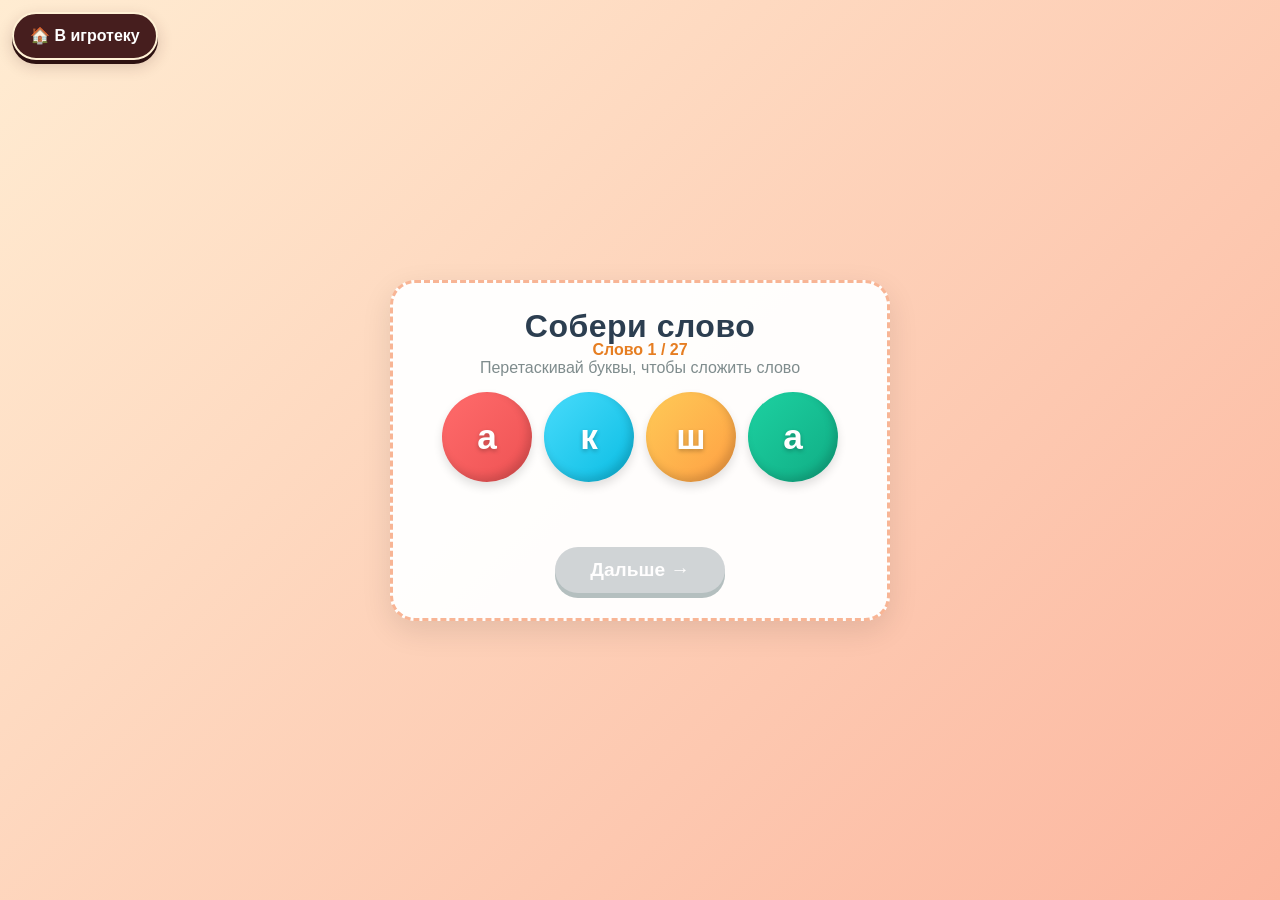
<file: games/build-word-4-shary/index.html>
<!DOCTYPE html>
<html lang="ru">
<head>
    <meta charset="UTF-8">
    <meta name="viewport" content="width=device-width, initial-scale=1.0, maximum-scale=1.0, user-scalable=no">
    <title>Игра: Собери слово</title>
    <style>
        :root {
            --bg-gradient: linear-gradient(135deg, #ffecd2 0%, #fcb69f 100%);
            --container-bg: rgba(255, 255, 255, 0.96);
            --primary-btn: #FF6B6B;
            --success-color: #27ae60;
            --text-main: #2c3e50;
            --ball-size: 90px;
        }

        * { box-sizing: border-box; -webkit-tap-highlight-color: transparent; }

        body {
            margin: 0; padding: 20px;
            font-family: 'Calibri', 'Segoe UI', sans-serif; /* Шрифт Calibri */
            background: var(--bg-gradient);
            min-height: 100vh;
            display: flex;
            justify-content: center;
            align-items: center;
            overflow: hidden;
        }

        .game-wrapper {
            background: var(--container-bg);
            border-radius: 25px;
            padding: 25px 20px;
            width: 100%;
            max-width: 500px;
            box-shadow: 0 10px 30px rgba(0,0,0,0.1);
            text-align: center;
            display: flex;
            flex-direction: column;
            gap: 12px;
            position: relative;
            border: 3px dashed #f8b595;
        }

        h1 { 
            margin: 0; 
            color: var(--text-main); 
            font-size: 2rem; 
            font-weight: 700; /* Bold */
            letter-spacing: 0.5px;
        }
        
        .progress { color: #e67e22; font-weight: 600; font-size: 1rem; margin-top: -4px; }
        .hint { color: #7f8c8d; margin: 0; font-size: 1rem; font-weight: 400; }

        .board {
            display: flex;
            justify-content: center;
            gap: 12px;
            min-height: var(--ball-size);
            padding: 15px 0;
            flex-wrap: wrap;
        }

        .ball {
            width: var(--ball-size);
            height: var(--ball-size);
            border-radius: 50%;
            display: flex;
            justify-content: center;
            align-items: center;
            font-size: 2.2rem;
            font-weight: 700;
            color: #fff;
            text-shadow: 0 2px 4px rgba(0,0,0,0.25);
            cursor: grab;
            touch-action: none;
            position: relative;
            transition: transform 0.15s ease, box-shadow 0.15s ease;
            user-select: none;
            box-shadow: inset -4px -5px 8px rgba(0,0,0,0.15), 0 5px 10px rgba(0,0,0,0.12);
        }

        .ball:active { cursor: grabbing; transform: scale(1.05); z-index: 20; }
        .ball.dragging { opacity: 0.5; transform: scale(0.95); }
        .ball.success { background: radial-gradient(circle at 30% 30%, #ffd700, #ffaa00) !important; box-shadow: 0 0 15px rgba(255, 215, 0, 0.6); }

        .feedback {
            min-height: 40px;
            color: var(--success-color);
            font-size: 1.6rem;
            font-weight: 700;
            display: flex;
            align-items: center;
            justify-content: center;
            opacity: 0;
            transform: translateY(5px);
            transition: all 0.3s ease;
            margin: 0;
        }
        .feedback.show { opacity: 1; transform: translateY(0); }

        .btn-container { margin-top: 10px; display: flex; justify-content: center; }

        button {
            background: var(--primary-btn);
            color: white;
            border: none;
            padding: 12px 35px;
            font-size: 1.2rem;
            font-weight: 700;
            border-radius: 40px;
            cursor: pointer;
            box-shadow: 0 5px 0 #d9534f;
            transition: all 0.1s;
            font-family: 'Calibri', sans-serif;
        }
        button:active:not(:disabled) { transform: translateY(5px); box-shadow: 0 2px 0 #d9534f; }
        button:disabled { background: #bdc3c7; box-shadow: 0 5px 0 #95a5a6; cursor: not-allowed; transform: none; opacity: 0.7; }

        .confetti {
            position: fixed;
            width: 10px; height: 10px;
            animation: fall linear forwards;
            z-index: 50;
            border-radius: 2px;
        }
        @keyframes fall {
            to { transform: translateY(100vh) rotate(720deg); opacity: 0; }
        }

        .end-screen { display: none; flex-direction: column; align-items: center; gap: 15px; padding: 20px 0; }
        .end-screen h2 { color: var(--text-main); margin: 0; font-size: 2rem; font-weight: 700; }
        .end-screen p { color: #7f8c8d; margin: 0; font-size: 1.2rem; font-weight: 400; line-height: 1.5; }

        #mi-return-to-library {
            position: fixed;
            top: max(12px, env(safe-area-inset-top, 0px));
            left: max(12px, env(safe-area-inset-left, 0px));
            z-index: 10000;
            display: inline-flex;
            min-height: 48px;
            align-items: center;
            justify-content: center;
            padding: 10px 16px;
            border: 2px solid #fff1d5;
            border-radius: 999px;
            background: #461e1e;
            box-shadow: 0 4px 0 #2d1111, 0 6px 16px rgba(70, 30, 30, 0.2);
            color: #fff;
            font-family: Nunito, "Segoe UI", Arial, sans-serif;
            font-size: 16px;
            font-weight: 800;
            line-height: 1.2;
            text-decoration: none;
            white-space: nowrap;
            -webkit-tap-highlight-color: transparent;
            touch-action: manipulation;
            transition: background 150ms ease, box-shadow 150ms ease;
        }

        #mi-return-to-library:hover {
            background: #5a2924;
            box-shadow: 0 6px 0 #2d1111, 0 9px 18px rgba(70, 30, 30, 0.22);
        }

        #mi-return-to-library:active {
            box-shadow: 0 2px 0 #2d1111;
        }

        #mi-return-to-library:focus-visible {
            outline: 3px solid #286eab;
            outline-offset: 3px;
        }

        @media (max-width: 480px) {
            #mi-return-to-library {
                min-height: 44px;
                padding: 8px 12px;
                font-size: 14px;
            }
        }

        @media (prefers-reduced-motion: reduce) {
            #mi-return-to-library { transition: none; }
        }
    </style>
    <link rel="stylesheet" href="../mobile.css">
</head>
<body>
    <nav aria-label="Навигация по играм"><a id="mi-return-to-library" href="https://xn----7sbb3aaldicno7if.xn--p1ai/#rec4760395701">🏠 В игротеку</a></nav>

<div class="game-wrapper">
    <div id="play-area">
        <h1>Собери слово</h1>
        <div class="progress" id="progress">Слово 1 / 27</div>
        <p class="hint">Перетаскивай буквы, чтобы сложить слово</p>
        
        <div class="board" id="board"></div>
        <div class="feedback" id="message">Молодец!</div>
        
        <div class="btn-container">
            <button id="next-btn" disabled>Дальше →</button>
        </div>
    </div>

    <div class="end-screen" id="end-screen">
        <h2>🎉 Отличная работа!</h2>
        <p>Ты собрал все слова!<br>Попробуй сыграть ещё раз?</p>
        <button onclick="location.reload()">Начать заново</button>
    </div>
</div>

<script>
    const words = ["каша", "кино", "коза", "кофе", "сова", "нора", "няня", "нога", "небо", "ноты", "лиса", "лапа", "лыжи", "луна", "рука", "рама", "роза", "рыба", "рана", "вода", "пила", "пена", "паук", "мука", "муха", "бусы", "баня"];
    
    // Яркие цвета для шаров
    const ballColors = [
        'linear-gradient(135deg, #FF6B6B, #ee5253)',
        'linear-gradient(135deg, #48dbfb, #0abde3)',
        'linear-gradient(135deg, #feca57, #ff9f43)',
        'linear-gradient(135deg, #1dd1a1, #10ac84)',
        'linear-gradient(135deg, #5f27cd, #341f97)',
        'linear-gradient(135deg, #ff9ff3, #f368e0)',
        'linear-gradient(135deg, #54a0ff, #2e86de)',
        'linear-gradient(135deg, #8395a7, #576574)'
    ];

    let currentWordIndex = 0;
    let currentWord = "";
    let shuffledLetters = [];
    
    const board = document.getElementById('board');
    const nextBtn = document.getElementById('next-btn');
    const messageEl = document.getElementById('message');
    const progressEl = document.getElementById('progress');
    const playArea = document.getElementById('play-area');
    const endScreen = document.getElementById('end-screen');

    function initGame() {
        if (currentWordIndex >= words.length) {
            playArea.style.display = 'none';
            endScreen.style.display = 'flex';
            return;
        }

        currentWord = words[currentWordIndex];
        progressEl.textContent = `Слово ${currentWordIndex + 1} / ${words.length}`;
        shuffledLetters = shuffleArray(currentWord.split(''));
        
        renderBalls();
        nextBtn.disabled = true;
        messageEl.classList.remove('show');
    }

    function renderBalls() {
        board.innerHTML = '';
        shuffledLetters.forEach((letter, index) => {
            const ball = document.createElement('div');
            ball.classList.add('ball');
            ball.textContent = letter;
            ball.style.background = ballColors[index % ballColors.length];
            ball.setAttribute('draggable', 'true');
            ball.dataset.index = index;
            
            // Desktop Drag & Drop
            ball.addEventListener('dragstart', handleDragStart);
            ball.addEventListener('dragover', handleDragOver);
            ball.addEventListener('drop', handleDrop);
            ball.addEventListener('dragend', handleDragEnd);
            
            // Mobile Touch
            ball.addEventListener('touchstart', handleTouchStart, {passive: false});
            ball.addEventListener('touchend', handleTouchEnd);

            board.appendChild(ball);
        });
    }

    let dragSrcEl = null;
    let touchSrcEl = null;

    function handleDragStart(e) { dragSrcEl = this; this.style.opacity = '0.4'; }
    function handleDragEnd() { if(this) this.style.opacity = '1'; }
    function handleDragOver(e) { e.preventDefault(); return false; }
    
    function handleDrop(e) {
        e.preventDefault();
        if (dragSrcEl && dragSrcEl !== this) {
            swapBalls(dragSrcEl, this);
        }
    }

    function handleTouchStart(e) {
        e.preventDefault();
        touchSrcEl = this;
        this.classList.add('dragging');
    }

    function handleTouchEnd(e) {
        this.classList.remove('dragging');
        const touch = e.changedTouches[0];
        const elemBelow = document.elementFromPoint(touch.clientX, touch.clientY);
        if (elemBelow && elemBelow.classList.contains('ball') && elemBelow !== touchSrcEl) {
            swapBalls(touchSrcEl, elemBelow);
        }
        touchSrcEl = null;
    }

    function swapBalls(el1, el2) {
        const idx1 = parseInt(el1.dataset.index);
        const idx2 = parseInt(el2.dataset.index);
        [shuffledLetters[idx1], shuffledLetters[idx2]] = [shuffledLetters[idx2], shuffledLetters[idx1]];
        renderBalls();
        checkWin();
    }

    function checkWin() {
        if (shuffledLetters.join('') === currentWord) {
            messageEl.textContent = `Молодец! Слово: "${currentWord}"`;
            messageEl.classList.add('show');
            nextBtn.disabled = false;
            board.querySelectorAll('.ball').forEach(ball => ball.classList.add('success'));
            createConfetti();
        }
    }

    function createConfetti() {
        const colors = ['#ff6b6b', '#4ecdc4', '#ffe66d', '#95e1d3', '#a29bfe'];
        for(let i=0; i<35; i++) {
            const c = document.createElement('div');
            c.classList.add('confetti');
            c.style.left = Math.random() * 100 + 'vw';
            c.style.top = '-10px';
            c.style.backgroundColor = colors[Math.floor(Math.random() * colors.length)];
            c.style.animationDuration = (Math.random() * 2 + 1.5) + 's';
            c.style.width = (Math.random() * 8 + 6) + 'px';
            c.style.height = (Math.random() * 8 + 6) + 'px';
            document.body.appendChild(c);
            setTimeout(() => c.remove(), 3500);
        }
    }

    function shuffleArray(array) {
        let newArr = [...array];
        for (let i = newArr.length - 1; i > 0; i--) {
            const j = Math.floor(Math.random() * (i + 1));
            [newArr[i], newArr[j]] = [newArr[j], newArr[i]];
        }
        // Гарантируем, что стартовое состояние не является решением
        if (newArr.join('') === array.join('')) return shuffleArray(array);
        return newArr;
    }

    nextBtn.addEventListener('click', () => {
        currentWordIndex++;
        initGame();
    });

    initGame();
</script>

</body>
</html>
</file>
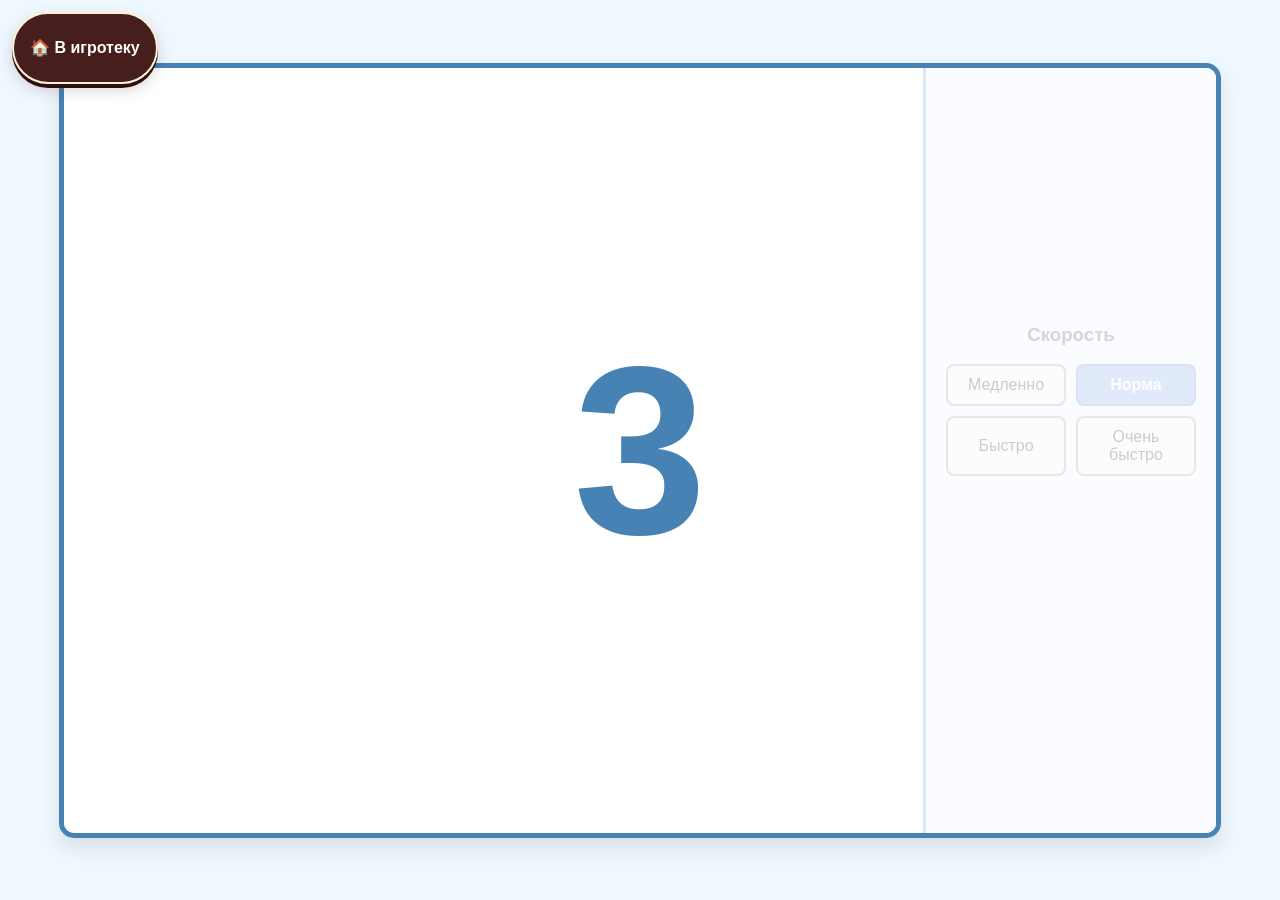
<file: games/count-objects/index.html>
<!DOCTYPE html>
<html lang="ru">
<head>
    <meta charset="UTF-8">
    <meta name="viewport" content="width=device-width, initial-scale=1.0">
    <title>Считай быстро!</title>
    <style>
        /* Общие стили */
        body {
            font-family: 'Arial', sans-serif;
            display: flex;
            justify-content: center;
            align-items: center;
            height: 100vh;
            margin: 0;
            background-color: #f0f8ff;
            overflow: hidden;
            user-select: none;
        }

        /* Главный контейнер игры */
        #game-container {
            width: 90vw;
            height: 85vh;
            max-width: 1200px;
            max-height: 800px;
            border: 5px solid #4682b4;
            border-radius: 15px;
            background-color: #ffffff;
            box-shadow: 0 10px 20px rgba(0,0,0,0.1);
            position: relative;
            display: flex;
            overflow: hidden;
        }

        /* Игровой экран */
        #game-screen {
            flex-grow: 1;
            height: 100%;
            position: relative;
        }

        /* Панель управления справа */
        #controls {
            width: 250px;
            padding: 20px;
            display: flex;
            flex-direction: column;
            justify-content: center;
            align-items: center;
            background-color: #e6f2ff;
            border-left: 3px solid #4682b4;
        }
        
        /* Настройки скорости */
        #speed-controls {
            margin-bottom: 20px;
            text-align: center;
        }
        #speed-controls h3 {
            margin-top: 0;
            color: #333;
        }
        .speed-btn-group {
            display: grid;
            grid-template-columns: 1fr 1fr;
            gap: 10px;
        }
        .speed-btn {
            padding: 10px;
            font-size: 1em;
            cursor: pointer;
            border: 2px solid #888;
            background-color: #f0f0f0;
            border-radius: 8px;
            transition: background-color 0.2s, border-color 0.2s;
        }
        .speed-btn.active {
            background-color: #6495ed;
            color: white;
            border-color: #357ebd;
            font-weight: bold;
        }

        /* Контейнер для кнопок с ответами */
        #options-container {
            display: flex;
            flex-direction: column;
            gap: 15px;
            width: 100%;
        }

        /* Стили для кнопок */
        .option-btn, #retry-btn {
            padding: 20px;
            font-size: 2em;
            font-weight: bold;
            cursor: pointer;
            border: 2px solid #357ebd;
            background-color: #6495ed;
            color: white;
            border-radius: 10px;
            transition: background-color 0.3s, transform 0.1s;
        }
        #retry-btn {
            background-color: #ffc107; /* Янтарный цвет для кнопки повтора */
            border-color: #e0a800;
        }
        .option-btn:hover, #retry-btn:hover {
            opacity: 0.9;
        }
        .option-btn:active, #retry-btn:active {
            transform: scale(0.95);
        }

        /* Сообщение для пользователя */
        #message {
            min-height: 60px;
            font-size: 1.5em;
            font-weight: bold;
            color: #d9534f;
            text-align: center;
            margin-bottom: 20px;
        }

        /* Обратный отсчет */
        #countdown {
            position: absolute;
            top: 0;
            left: 0;
            width: 100%;
            height: 100%;
            background-color: rgba(255, 255, 255, 0.8);
            display: flex;
            justify-content: center;
            align-items: center;
            font-size: 15em;
            font-weight: bold;
            color: #4682b4;
            z-index: 10;
            transition: opacity 0.5s;
        }

        /* Стили для падающих фигур */
        .shape {
            position: absolute;
            top: -120px;
            width: 90px;
            height: 90px;
            animation: fall linear forwards;
        }

        /* Анимация падения */
        @keyframes fall {
            0% {
                top: -120px;
                transform: rotate(0deg);
            }
            100% {
                top: 110%; /* ИЗМЕНЕНО: Фигуры падают за пределы экрана */
                transform: rotate(360deg);
            }
        }


        #mi-return-to-library {
            position: fixed;
            top: max(12px, env(safe-area-inset-top, 0px));
            left: max(12px, env(safe-area-inset-left, 0px));
            z-index: 10000;
            display: inline-flex;
            min-height: 48px;
            align-items: center;
            justify-content: center;
            padding: 10px 16px;
            border: 2px solid #fff1d5;
            border-radius: 999px;
            background: #461e1e;
            box-shadow: 0 4px 0 #2d1111, 0 6px 16px rgba(70, 30, 30, 0.2);
            color: #fff;
            font-family: Nunito, "Segoe UI", Arial, sans-serif;
            font-size: 16px;
            font-weight: 800;
            line-height: 1.2;
            text-decoration: none;
            white-space: nowrap;
            -webkit-tap-highlight-color: transparent;
            touch-action: manipulation;
            transition: background 150ms ease, box-shadow 150ms ease;
        }

        #mi-return-to-library:hover {
            background: #5a2924;
            box-shadow: 0 6px 0 #2d1111, 0 9px 18px rgba(70, 30, 30, 0.22);
        }

        #mi-return-to-library:active {
            box-shadow: 0 2px 0 #2d1111;
        }

        #mi-return-to-library:focus-visible {
            outline: 3px solid #286eab;
            outline-offset: 3px;
        }

        @media (max-width: 480px) {
            #mi-return-to-library {
                min-height: 44px;
                padding: 8px 12px;
                font-size: 14px;
            }
        }

        @media (prefers-reduced-motion: reduce) {
            #mi-return-to-library { transition: none; }
        }
    </style>
    <link rel="stylesheet" href="../mobile.css">
</head>
<body>
    <nav aria-label="Навигация по играм"><a id="mi-return-to-library" href="https://xn----7sbb3aaldicno7if.xn--p1ai/#rec4760395701">🏠 В игротеку</a></nav>

    <div id="game-container">
        <div id="game-screen"></div>
        <div id="controls">
            <div id="speed-controls">
                <h3>Скорость</h3>
                <div class="speed-btn-group">
                    <button class="speed-btn" data-speed="slow">Медленно</button>
                    <button class="speed-btn active" data-speed="normal">Норма</button>
                    <button class="speed-btn" data-speed="fast">Быстро</button>
                    <button class="speed-btn" data-speed="very_fast">Очень быстро</button>
                </div>
            </div>
            <div id="message"></div>
            <div id="options-container"></div>
        </div>
        <div id="countdown">3</div>
    </div>

    <script>
        // --- Настройки игры ---
        const MIN_SHAPES = 2;
        const MAX_SHAPES = 10;
        const speedSettings = {
            slow: { min: 8, max: 10 },
            normal: { min: 5, max: 7 },
            fast: { min: 3, max: 4 },
            very_fast: { min: 1.5, max: 2.5 }
        };

        // --- Получение элементов DOM ---
        const gameScreen = document.getElementById('game-screen');
        const optionsContainer = document.getElementById('options-container');
        const messageEl = document.getElementById('message');
        const countdownEl = document.getElementById('countdown');
        const speedButtons = document.querySelectorAll('.speed-btn');

        // --- Определения фигур (SVG) ---
        const shapes = [
            { name: 'triangle', color: '#ff6347', svg: '<svg viewBox="0 0 100 100"><polygon points="50,10 90,90 10,90" fill="{color}"/></svg>' },
            { name: 'square', color: '#4682b4', svg: '<svg viewBox="0 0 100 100"><rect x="10" y="10" width="80" height="80" fill="{color}"/></svg>' },
            { name: 'circle', color: '#32cd32', svg: '<svg viewBox="0 0 100 100"><circle cx="50" cy="50" r="45" fill="{color}"/></svg>' },
            { name: 'star', color: '#ffd700', svg: '<svg viewBox="0 0 100 100"><polygon points="50,5 61,35 95,35 68,57 78,91 50,70 22,91 32,57 5,35 39,35" fill="{color}"/></svg>' },
            { name: 'rhombus', color: '#9370db', svg: '<svg viewBox="0 0 100 100"><polygon points="50,10 90,50 50,90 10,50" fill="{color}"/></svg>' }
        ];

        // --- Состояние игры ---
        let currentLevelData = {};
        let isAnswering = false;
        let currentSpeed = 'normal';

        /**
         * Воспроизводит простой звуковой сигнал
         */
        function playSound() {
            try {
                const audioContext = new (window.AudioContext || window.webkitAudioContext)();
                const oscillator = audioContext.createOscillator();
                oscillator.type = 'sine';
                oscillator.frequency.setValueAtTime(440, audioContext.currentTime);
                oscillator.connect(audioContext.destination);
                oscillator.start();
                oscillator.stop(audioContext.currentTime + 0.2);
            } catch (e) {
                console.error("Не удалось воспроизвести звук:", e);
            }
        }

        /**
         * Генерирует случайное число в диапазоне
         */
        function getRandomInt(min, max) {
            return Math.floor(Math.random() * (max - min + 1)) + min;
        }
        
        /**
         * Устанавливает текущую скорость
         */
        function setSpeed(speed) {
            currentSpeed = speed;
            speedButtons.forEach(btn => {
                btn.classList.remove('active');
                if (btn.dataset.speed === speed) {
                    btn.classList.add('active');
                }
            });
        }

        /**
         * Запускает новый раунд игры
         */
        function nextRound() {
            isAnswering = false;
            gameScreen.innerHTML = '';
            optionsContainer.innerHTML = '';
            messageEl.textContent = '';
            messageEl.style.color = '#d9534f';

            countdownEl.style.display = 'flex';
            countdownEl.style.opacity = '1';
            let count = 3;
            countdownEl.textContent = count;

            const countdownInterval = setInterval(() => {
                count--;
                if (count > 0) {
                    countdownEl.textContent = count;
                } else {
                    clearInterval(countdownInterval);
                    countdownEl.style.opacity = '0';
                    setTimeout(() => {
                        countdownEl.style.display = 'none';
                        playSound();
                        generateLevel();
                    }, 500);
                }
            }, 1000);
        }

        /**
         * Отображает фигуры на экране на основе предоставленных данных
         */
        function renderShapes(levelData) {
            gameScreen.innerHTML = '';
            levelData.shapes.forEach(shapeData => {
                const shapeEl = document.createElement('div');
                shapeEl.classList.add('shape');
                shapeEl.style.left = shapeData.left;
                shapeEl.style.animationDuration = shapeData.duration;
                shapeEl.style.animationDelay = shapeData.delay;
                shapeEl.innerHTML = levelData.shapeInfo.svg.replace('{color}', levelData.shapeInfo.color);
                gameScreen.appendChild(shapeEl);
            });
        }
        
        /**
         * Отображает кнопки с вариантами ответов
         */
        function renderOptions() {
            optionsContainer.innerHTML = '';
            const options = new Set([currentLevelData.correctAnswer]);
            while (options.size < 3) {
                let wrongAnswer = currentLevelData.correctAnswer + getRandomInt(-2, 2);
                if (wrongAnswer !== currentLevelData.correctAnswer && wrongAnswer > 0 && wrongAnswer <= MAX_SHAPES) {
                    options.add(wrongAnswer);
                }
            }
            const shuffledOptions = Array.from(options).sort(() => Math.random() - 0.5);

            shuffledOptions.forEach(num => {
                const button = document.createElement('button');
                button.classList.add('option-btn');
                button.textContent = num;
                button.onclick = () => checkAnswer(num);
                optionsContainer.appendChild(button);
            });
        }

        /**
         * Создает НОВЫЙ уровень
         */
        function generateLevel() {
            currentLevelData = { shapes: [] };
            
            const shapeInfo = shapes[getRandomInt(0, shapes.length - 1)];
            const shapeCount = getRandomInt(MIN_SHAPES, MAX_SHAPES);
            
            currentLevelData.shapeInfo = shapeInfo;
            currentLevelData.correctAnswer = shapeCount;

            const speed = speedSettings[currentSpeed];
            
            for (let i = 0; i < shapeCount; i++) {
                const duration = (Math.random() * (speed.max - speed.min) + speed.min).toFixed(2);
                const delay = (i * 0.4 + Math.random() * 0.2).toFixed(2);
                
                currentLevelData.shapes.push({
                    left: `${getRandomInt(5, 80)}%`,
                    duration: `${duration}s`,
                    delay: `${delay}s`
                });
            }
            
            renderShapes(currentLevelData);
            renderOptions();
            isAnswering = true;
        }

        /**
         * Повторяет текущий уровень
         */
        function replayLevel() {
             messageEl.textContent = '';
             renderShapes(currentLevelData);
             renderOptions();
             isAnswering = true;
        }

        /**
         * Проверяет ответ игрока
         */
        function checkAnswer(chosenNumber) {
            if (!isAnswering) return;

            if (chosenNumber === currentLevelData.correctAnswer) {
                isAnswering = false;
                messageEl.textContent = 'Правильно!';
                messageEl.style.color = 'green';
                setTimeout(nextRound, 1500);
            } else {
                isAnswering = false;
                messageEl.textContent = 'Попробуй еще раз!';
                optionsContainer.innerHTML = '';
                
                const retryBtn = document.createElement('button');
                retryBtn.textContent = 'Повторить';
                retryBtn.id = 'retry-btn';
                retryBtn.onclick = replayLevel;
                optionsContainer.appendChild(retryBtn);
            }
        }

        // --- Запуск игры и настройка событий ---
        document.addEventListener('DOMContentLoaded', () => {
            speedButtons.forEach(button => {
                button.addEventListener('click', () => setSpeed(button.dataset.speed));
            });
            nextRound();
        });

    </script>
</body>
</html>
</file>
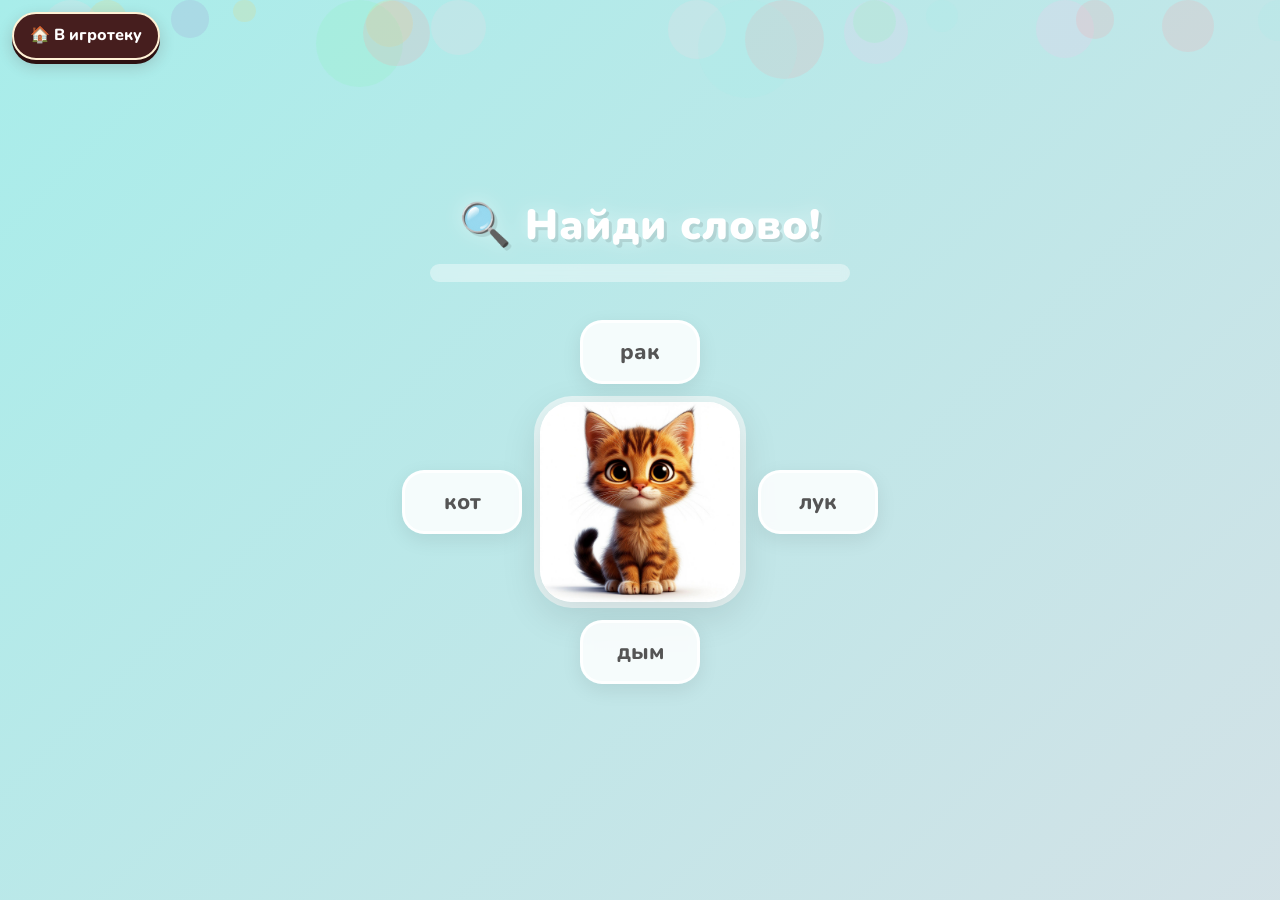
<file: games/find-the-word/index.html>
<!DOCTYPE html>
<html lang="ru">
<head>
    <meta charset="UTF-8">
    <meta name="viewport" content="width=device-width, initial-scale=1.0">
    <title>Найди слово!</title>

    <!-- Шрифт Nunito — округлый, детский, без засечек -->
    <link href="https://fonts.googleapis.com/css2?family=Nunito:wght@400;600;700;800;900&display=swap" rel="stylesheet">

    <style>
        * {
            margin: 0;
            padding: 0;
            box-sizing: border-box;
        }

        body {
            font-family: 'Nunito', sans-serif;
            min-height: 100vh;
            display: flex;
            flex-direction: column;
            align-items: center;
            justify-content: center;
            background: linear-gradient(135deg, #a8edea 0%, #fed6e3 50%, #d4a5ff 100%);
            background-size: 400% 400%;
            animation: gradientShift 12s ease infinite;
            overflow: hidden;
            user-select: none;
        }

        @keyframes gradientShift {
            0%   { background-position: 0% 50%; }
            50%  { background-position: 100% 50%; }
            100% { background-position: 0% 50%; }
        }

        /* ===== Декоративные пузырьки ===== */
        .bubbles {
            position: fixed;
            inset: 0;
            pointer-events: none;
            z-index: 0;
            overflow: hidden;
        }
        .bubble {
            position: absolute;
            border-radius: 50%;
            opacity: 0.18;
            animation: floatBubble linear infinite;
        }
        @keyframes floatBubble {
            0%   { transform: translateY(100vh) scale(0.4); opacity: 0; }
            10%  { opacity: 0.18; }
            90%  { opacity: 0.18; }
            100% { transform: translateY(-10vh) scale(1); opacity: 0; }
        }

        /* ===== Заголовок ===== */
        .game-title {
            font-size: clamp(28px, 5vw, 42px);
            font-weight: 900;
            color: #fff;
            text-shadow: 3px 3px 0 rgba(0,0,0,0.1), 0 0 20px rgba(255,255,255,0.5);
            margin-bottom: 10px;
            z-index: 1;
            letter-spacing: 1px;
        }

        .progress-bar-container {
            width: min(90vw, 420px);
            height: 18px;
            background: rgba(255,255,255,0.4);
            border-radius: 20px;
            margin-bottom: 18px;
            z-index: 1;
            overflow: hidden;
            backdrop-filter: blur(4px);
        }
        .progress-bar-fill {
            height: 100%;
            width: 0%;
            background: linear-gradient(90deg, #ff9a9e, #fecfef, #a18cd1);
            border-radius: 20px;
            transition: width 0.6s cubic-bezier(.4,0,.2,1);
        }

        /* ===== Игровое поле ===== */
        .game-field {
            position: relative;
            z-index: 1;
            display: grid;
            grid-template-columns: 1fr 200px 1fr;
            grid-template-rows: auto auto auto;
            align-items: center;
            justify-items: center;
            gap: 18px;
            padding: 20px;
        }

        /* ===== Изображение-заглушка ===== */
        .image-container {
            grid-column: 2;
            grid-row: 2;
            width: 200px;
            height: 200px;
            border-radius: 32px;
            background: #fff;
            box-shadow: 0 12px 40px rgba(0,0,0,0.12), 0 0 0 6px rgba(255,255,255,0.6);
            display: flex;
            align-items: center;
            justify-content: center;
            overflow: hidden;
            transition: transform 0.5s ease, opacity 0.5s ease;
            position: relative;
        }

        .image-container img {
            width: 100%;
            height: 100%;
            object-fit: contain;
            border-radius: 32px;
        }

        /* Заглушка — удалите этот блок когда вставите своё PNG */
        .image-placeholder {
            display: flex;
            flex-direction: column;
            align-items: center;
            justify-content: center;
            color: #aaa;
            font-size: 14px;
            font-weight: 600;
            text-align: center;
            padding: 10px;
        }
        .image-placeholder .placeholder-icon {
            font-size: 48px;
            margin-bottom: 8px;
        }
        .image-placeholder .placeholder-hint {
            font-size: 12px;
            color: #ccc;
            font-weight: 400;
        }

        .image-container.hide {
            transform: scale(0.3) rotate(10deg);
            opacity: 0;
        }

        /* ===== Карточки со словами ===== */
        .word-card {
            padding: 14px 28px;
            font-size: 22px;
            font-weight: 800;
            color: #555;
            background: rgba(255,255,255,0.85);
            backdrop-filter: blur(6px);
            border: 3px solid rgba(255,255,255,0.9);
            border-radius: 22px;
            cursor: pointer;
            transition: transform 0.2s ease, box-shadow 0.2s ease, background 0.2s ease;
            box-shadow: 0 6px 20px rgba(0,0,0,0.08);
            min-width: 120px;
            text-align: center;
            animation: wobble 3s ease-in-out infinite;
        }

        .word-card:hover {
            transform: scale(1.1) !important;
            box-shadow: 0 10px 30px rgba(0,0,0,0.15);
            background: #fff;
        }

        .word-card:active {
            transform: scale(0.95) !important;
        }

        .word-card.correct {
            background: linear-gradient(135deg, #a8ff78, #78ffd6);
            border-color: #78ffd6;
            color: #2d7a3a;
            animation: none;
            transform: scale(1.15);
        }

        .word-card.wrong {
            animation: shake 0.5s ease;
            background: #ffe0e0;
            border-color: #ff9a9a;
            color: #c0392b;
        }

        .word-card.hide {
            transform: scale(0);
            opacity: 0;
            pointer-events: none;
        }

        /* Позиции карточек */
        .word-card[data-pos="top"]    { grid-column: 2; grid-row: 1; }
        .word-card[data-pos="bottom"] { grid-column: 2; grid-row: 3; }
        .word-card[data-pos="left"]   { grid-column: 1; grid-row: 2; }
        .word-card[data-pos="right"]  { grid-column: 3; grid-row: 2; }

        /* ===== Покачивание ===== */
        @keyframes wobble {
            0%, 100% { transform: rotate(-3deg); }
            25%      { transform: rotate(3deg); }
            50%      { transform: rotate(-2deg); }
            75%      { transform: rotate(2.5deg); }
        }

        .word-card[data-pos="top"]    { animation-delay: 0s; }
        .word-card[data-pos="bottom"] { animation-delay: 0.5s; }
        .word-card[data-pos="left"]   { animation-delay: 1s; }
        .word-card[data-pos="right"]  { animation-delay: 1.5s; }

        @keyframes shake {
            0%, 100% { transform: translateX(0); }
            20%      { transform: translateX(-10px); }
            40%      { transform: translateX(10px); }
            60%      { transform: translateX(-6px); }
            80%      { transform: translateX(6px); }
        }

        /* ===== Сообщение ===== */
        .message-overlay {
            position: fixed;
            inset: 0;
            z-index: 10;
            display: flex;
            align-items: center;
            justify-content: center;
            background: rgba(255,255,255,0.5);
            backdrop-filter: blur(8px);
            opacity: 0;
            pointer-events: none;
            transition: opacity 0.4s ease;
        }
        .message-overlay.show {
            opacity: 1;
            pointer-events: auto;
        }
        .message-box {
            background: #fff;
            border-radius: 32px;
            padding: 30px 50px;
            box-shadow: 0 20px 60px rgba(0,0,0,0.15);
            text-align: center;
            transform: scale(0.5);
            transition: transform 0.4s cubic-bezier(.2,1,.3,1);
        }
        .message-overlay.show .message-box {
            transform: scale(1);
        }
        .message-box .emoji {
            font-size: 56px;
            display: block;
            margin-bottom: 8px;
        }
        .message-box .text {
            font-size: 28px;
            font-weight: 900;
            color: #6c5ce7;
        }

        /* ===== Финальный экран ===== */
        .final-screen {
            position: fixed;
            inset: 0;
            z-index: 20;
            display: flex;
            flex-direction: column;
            align-items: center;
            justify-content: center;
            background: linear-gradient(135deg, #a8edea, #fed6e3, #d4a5ff);
            opacity: 0;
            pointer-events: none;
            transition: opacity 0.6s ease;
        }
        .final-screen.show {
            opacity: 1;
            pointer-events: auto;
        }
        .final-screen .trophy {
            font-size: 90px;
            animation: bounce 1s ease infinite;
        }
        .final-screen .final-text {
            font-size: 36px;
            font-weight: 900;
            color: #fff;
            text-shadow: 2px 2px 0 rgba(0,0,0,0.1);
            margin-top: 16px;
        }
        .final-screen .final-sub {
            font-size: 20px;
            font-weight: 600;
            color: rgba(255,255,255,0.85);
            margin-top: 8px;
        }
        .restart-btn {
            margin-top: 28px;
            padding: 16px 44px;
            font-size: 20px;
            font-weight: 800;
            font-family: 'Nunito', sans-serif;
            color: #fff;
            background: linear-gradient(135deg, #6c5ce7, #a29bfe);
            border: none;
            border-radius: 20px;
            cursor: pointer;
            box-shadow: 0 8px 25px rgba(108,92,231,0.4);
            transition: transform 0.2s ease;
        }
        .restart-btn:hover { transform: scale(1.08); }
        .restart-btn:active { transform: scale(0.96); }

        @keyframes bounce {
            0%, 100% { transform: translateY(0); }
            50%      { transform: translateY(-18px); }
        }

        /* ===== Адаптив ===== */
        @media (max-width: 600px) {
            .game-field {
                grid-template-columns: 1fr 160px 1fr;
                gap: 10px;
                padding: 12px;
            }
            .image-container {
                width: 160px;
                height: 160px;
            }
            .word-card {
                padding: 10px 16px;
                font-size: 18px;
                min-width: 90px;
                border-radius: 16px;
            }
        }

        #mi-return-to-library {
            position: fixed;
            top: max(12px, env(safe-area-inset-top, 0px));
            left: max(12px, env(safe-area-inset-left, 0px));
            z-index: 10000;
            display: inline-flex;
            min-height: 48px;
            align-items: center;
            justify-content: center;
            padding: 10px 16px;
            border: 2px solid #fff1d5;
            border-radius: 999px;
            background: #461e1e;
            box-shadow: 0 4px 0 #2d1111, 0 6px 16px rgba(70, 30, 30, 0.2);
            color: #fff;
            font-family: Nunito, "Segoe UI", Arial, sans-serif;
            font-size: 16px;
            font-weight: 800;
            line-height: 1.2;
            text-decoration: none;
            white-space: nowrap;
            -webkit-tap-highlight-color: transparent;
            touch-action: manipulation;
            transition: background 150ms ease, box-shadow 150ms ease;
        }

        #mi-return-to-library:hover {
            background: #5a2924;
            box-shadow: 0 6px 0 #2d1111, 0 9px 18px rgba(70, 30, 30, 0.22);
        }

        #mi-return-to-library:active {
            box-shadow: 0 2px 0 #2d1111;
        }

        #mi-return-to-library:focus-visible {
            outline: 3px solid #286eab;
            outline-offset: 3px;
        }

        @media (max-width: 480px) {
            #mi-return-to-library {
                min-height: 44px;
                padding: 8px 12px;
                font-size: 14px;
            }
        }

        @media (prefers-reduced-motion: reduce) {
            #mi-return-to-library { transition: none; }
        }
    </style>
    <link rel="stylesheet" href="../mobile.css">
</head>
<body>
    <nav aria-label="Навигация по играм"><a id="mi-return-to-library" href="https://xn----7sbb3aaldicno7if.xn--p1ai/#rec4760395701">🏠 В игротеку</a></nav>

<!-- Декоративные пузырьки -->
<div class="bubbles" id="bubbles"></div>

<!-- Заголовок -->
<div class="game-title">🔍 Найди слово!</div>

<!-- Прогресс -->
<div class="progress-bar-container">
    <div class="progress-bar-fill" id="progressBar"></div>
</div>

<!-- Игровое поле -->
<div class="game-field" id="gameField">
    <!-- Карточки будут вставлены JS -->
    <!-- Изображение -->
    <div class="image-container" id="imageContainer">
    
        <img id="gameImage" src="" alt=""> 
        </div>
    </div>
</div>

<!-- Сообщение -->
<div class="message-overlay" id="messageOverlay">
    <div class="message-box">
        <span class="emoji" id="msgEmoji">🎉</span>
        <span class="text" id="msgText">Круто! Продолжай!</span>
    </div>
</div>

<!-- Финальный экран -->
<div class="final-screen" id="finalScreen">
    <div class="trophy">🏆</div>
    <div class="final-text">Ты прошёл всю игру!</div>
    <div class="final-sub">Ты знаешь все слова! 🌟</div>
    <button class="restart-btn" onclick="restartGame()">Играть снова</button>
</div>

<script>
    const levels = [
        { word: "кот", image: "images/кот.png" },
        { word: "мак", image: "images/мак.png" },
        { word: "рак", image: "images/рак.png" },
        { word: "рот", image: "images/рот.png" },
        { word: "жук", image: "images/жук.png" },
        { word: "лук", image: "images/лук.png" },
        { word: "дуб", image: "images/дуб.png" },
        { word: "сок", image: "images/сок.png" },
        { word: "сыр", image: "images/сыр.png" },
        { word: "чай", image: "images/чай.png" },
        { word: "мяч", image: "images/мяч.png" },
        { word: "лес", image: "images/лес.png" },
        { word: "кит", image: "images/кит.png" },
        { word: "дым", image: "images/дым.png" },
        { word: "дом", image: "images/дом.png" },
    ];

    // ═══════════════════════════════════════════════════════
    //  ЛОГИКА ИГРЫ
    // ═══════════════════════════════════════════════════════

    const allWords = levels.map(l => l.word);
    let currentIndex = 0;
    let isAnimating = false;

    const gameField = document.getElementById('gameField');
    const imageContainer = document.getElementById('imageContainer');
    const imagePlaceholder = document.getElementById('imagePlaceholder');
    const placeholderText = document.getElementById('placeholderText');
    const progressBar = document.getElementById('progressBar');
    const messageOverlay = document.getElementById('messageOverlay');
    const msgEmoji = document.getElementById('msgEmoji');
    const msgText = document.getElementById('msgText');
    const finalScreen = document.getElementById('finalScreen');

    function shuffle(arr) {
        const a = [...arr];
        for (let i = a.length - 1; i > 0; i--) {
            const j = Math.floor(Math.random() * (i + 1));
            [a[i], a[j]] = [a[j], a[i]];
        }
        return a;
    }

    function pickWrongWords(correctWord, count = 3) {
        const others = allWords.filter(w => w !== correctWord);
        return shuffle(others).slice(0, count);
    }

    function loadLevel(index) {
        if (index >= levels.length) {
            showFinalScreen();
            return;
        }

        isAnimating = false;
        const level = levels[index];
        const correctWord = level.word;

        // Обновляем прогресс
        progressBar.style.width = ((index) / levels.length * 100) + '%';

        // Показываем изображение
        imageContainer.classList.remove('hide');

        // Если есть путь к картинке — показываем img, иначе заглушку
        const imgEl = document.getElementById('gameImage');
        if (level.image && level.image.trim() !== '') {
            if (imgEl) {
                imgEl.src = level.image;
                imgEl.style.display = 'block';
            }
            if (imagePlaceholder) imagePlaceholder.style.display = 'none';
        } else {
            if (imgEl) imgEl.style.display = 'none';
            if (imagePlaceholder) {
                imagePlaceholder.style.display = 'flex';
                placeholderText.textContent = '📷 ' + correctWord;
            }
        }

        // Создаём карточки
        const wrongWords = pickWrongWords(correctWord, 3);
        const options = shuffle([correctWord, ...wrongWords]);
        const positions = ['top', 'left', 'right', 'bottom'];

        // Удаляем старые карточки
        document.querySelectorAll('.word-card').forEach(c => c.remove());

        options.forEach((word, i) => {
            const card = document.createElement('div');
            card.className = 'word-card';
            card.dataset.pos = positions[i];
            card.dataset.word = word;
            card.textContent = word;
            card.addEventListener('click', () => handleCardClick(card, word, correctWord));
            gameField.appendChild(card);
        });
    }

    function handleCardClick(card, selectedWord, correctWord) {
        if (isAnimating) return;

        if (selectedWord === correctWord) {
            isAnimating = true;

            // Правильная карточка
            card.classList.add('correct');

            // Скрываем изображение и все карточки
            setTimeout(() => {
                imageContainer.classList.add('hide');
                document.querySelectorAll('.word-card').forEach(c => c.classList.add('hide'));
            }, 300);

            // Показываем сообщение
            setTimeout(() => {
                const emojis = ['🎉', '⭐', '🌟', '👏', '🥳', '💪', '✨'];
                msgEmoji.textContent = emojis[Math.floor(Math.random() * emojis.length)];
                msgText.textContent = 'Круто! Продолжай!';
                messageOverlay.classList.add('show');

                setTimeout(() => {
                    messageOverlay.classList.remove('show');
                    currentIndex++;
                    setTimeout(() => loadLevel(currentIndex), 400);
                }, 1400);
            }, 900);

        } else {
            // Неправильно — трясём карточку
            card.classList.add('wrong');
            setTimeout(() => card.classList.remove('wrong'), 600);
        }
    }

    function showFinalScreen() {
        progressBar.style.width = '100%';
        setTimeout(() => {
            finalScreen.classList.add('show');
            launchConfetti();
        }, 300);
    }

    function restartGame() {
        finalScreen.classList.remove('show');
        currentIndex = 0;
        setTimeout(() => loadLevel(0), 400);
    }

    // ═══════════════════════════════════════════════════════
    //  ДЕКОРАТИВНЫЕ ПУЗЫРЬКИ
    // ═══════════════════════════════════════════════════════

    (function createBubbles() {
        const container = document.getElementById('bubbles');
        const colors = ['#ff9a9e', '#a18cd1', '#fbc2eb', '#a8edea', '#fed6e3', '#f6d365', '#84fab0'];
        for (let i = 0; i < 18; i++) {
            const b = document.createElement('div');
            b.className = 'bubble';
            const size = 20 + Math.random() * 80;
            b.style.width = size + 'px';
            b.style.height = size + 'px';
            b.style.left = Math.random() * 100 + '%';
            b.style.background = colors[Math.floor(Math.random() * colors.length)];
            b.style.animationDuration = (8 + Math.random() * 14) + 's';
            b.style.animationDelay = (Math.random() * 10) + 's';
            container.appendChild(b);
        }
    })();

    // ═══════════════════════════════════════════════════════
    //  КОНФЕТТИ (финальный экран)
    // ═══════════════════════════════════════════════════════

    function launchConfetti() {
        const colors = ['#ff6b6b','#feca57','#48dbfb','#ff9ff3','#54a0ff','#5f27cd','#01a3a4','#f368e0'];
        for (let i = 0; i < 80; i++) {
            const conf = document.createElement('div');
            conf.style.cssText = `
                position: fixed;
                top: -10px;
                left: ${Math.random() * 100}vw;
                width: ${6 + Math.random() * 8}px;
                height: ${6 + Math.random() * 8}px;
                background: ${colors[Math.floor(Math.random() * colors.length)]};
                border-radius: ${Math.random() > 0.5 ? '50%' : '2px'};
                z-index: 30;
                pointer-events: none;
                animation: confettiFall ${2 + Math.random() * 3}s linear forwards;
                animation-delay: ${Math.random() * 1.5}s;
            `;
            document.body.appendChild(conf);
            setTimeout(() => conf.remove(), 6000);
        }

        if (!document.getElementById('confettiStyle')) {
            const style = document.createElement('style');
            style.id = 'confettiStyle';
            style.textContent = `
                @keyframes confettiFall {
                    0%   { transform: translateY(0) rotate(0deg); opacity: 1; }
                    100% { transform: translateY(100vh) rotate(${360 + Math.random()*720}deg); opacity: 0; }
                }
            `;
            document.head.appendChild(style);
        }
    }

    // ═══════════════════════════════════════════════════════
    //  ЗАПУСК
    // ═══════════════════════════════════════════════════════

    loadLevel(0);

</script>
</body>
</html>
</file>
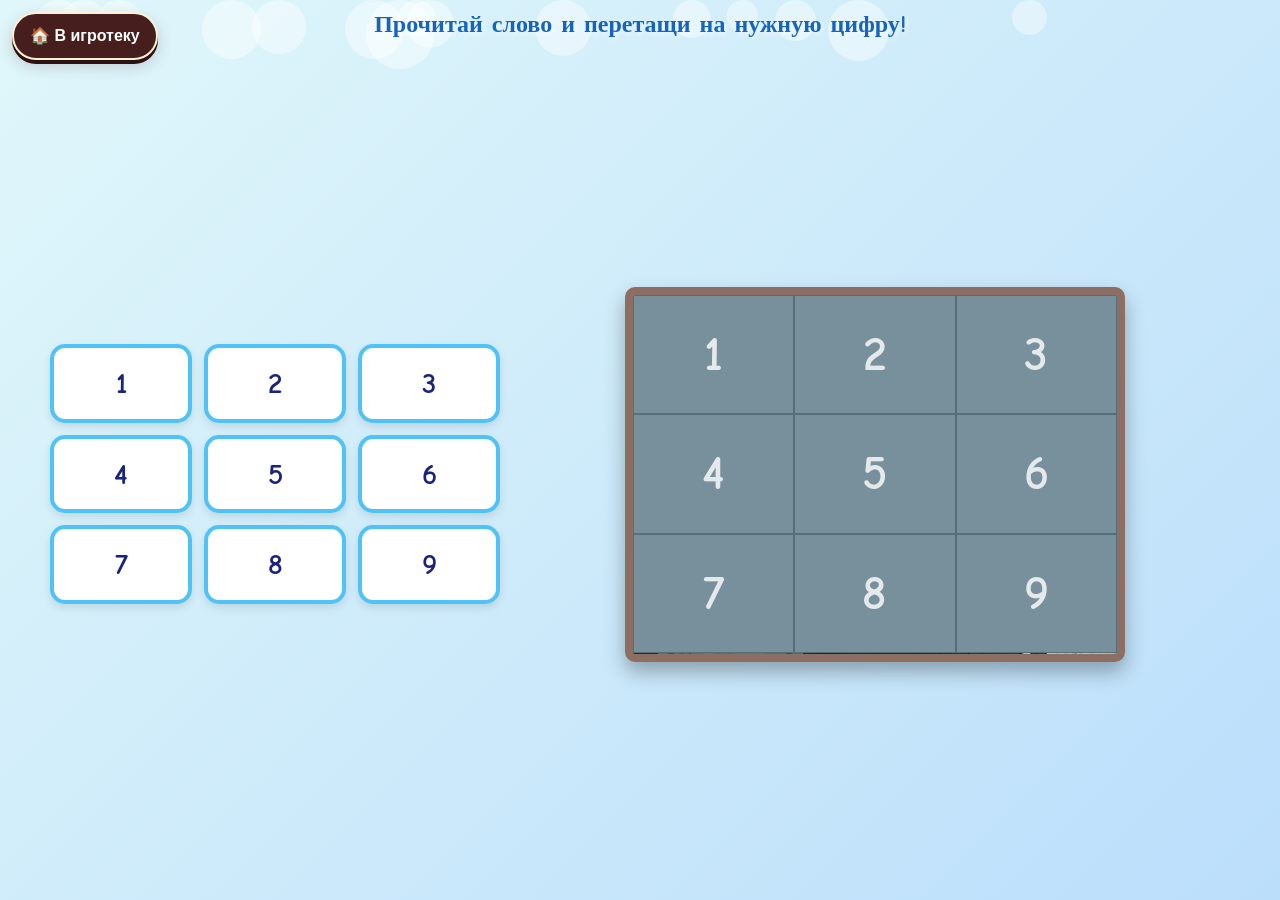
<file: games/knowledge-puzzle/index.html>
<!DOCTYPE html>
<html lang="ru">
<head>
    <meta charset="UTF-8">
    <meta name="viewport" content="width=device-width, initial-scale=1.0, maximum-scale=1.0, user-scalable=no">
    <title>Собери пазл знаний</title>
    <link href="https://fonts.googleapis.com/css2?family=Comic+Neue:wght@400;700&display=swap" rel="stylesheet">
    <style>
        /* Базовые стили и переменные */
        :root {
            --primary-color: #4fc3f7;
            --success-color: #81c784;
            --text-color: #1a237e;
            --bg-color: #f0f8ff;
            --card-bg: #ffffff;
        }

        * {
            box-sizing: border-box;
            margin: 0;
            padding: 0;
            user-select: none; /* Запрет выделения текста */
            -webkit-user-select: none;
        }

        body {
            font-family: 'Comic Neue', cursive;
            background-color: var(--bg-color);
            color: var(--text-color);
            height: 100vh;
            width: 100vw;
            overflow: hidden; /* Область не меняет положение */
            display: flex;
            flex-direction: column;
            position: relative;
        }

        /* Анимированный фон */
        .bg-animation {
            position: absolute;
            top: 0; left: 0; width: 100%; height: 100%;
            z-index: -1;
            overflow: hidden;
            background: linear-gradient(135deg, #e0f7fa 0%, #bbdefb 100%);
        }
        .circle {
            position: absolute;
            background: rgba(255, 255, 255, 0.4);
            border-radius: 50%;
            animation: float 15s infinite linear;
        }
        @keyframes float {
            0% { transform: translateY(100vh) scale(0); opacity: 0; }
            50% { opacity: 1; }
            100% { transform: translateY(-10vh) scale(1.5); opacity: 0; }
        }

        /* Заголовок */
        header {
            text-align: center;
            padding: 10px;
            font-size: 1.5rem;
            font-weight: 700;
            color: #1565c0;
            text-shadow: 2px 2px 4px rgba(255,255,255,0.7);
            flex-shrink: 0;
        }

        /* Игровое поле */
        .game-container {
            display: flex;
            flex: 1;
            padding: 10px;
            gap: 20px;
            max-width: 1200px;
            margin: 0 auto;
            width: 100%;
            align-items: center; /* Центрируем панели по вертикали */
        }

        /* Левая панель - слова (ИЗМЕНЕНО) */
        .words-panel {
            flex: 0 1 40%; /* Занимает 40% ширины, не растет */
            max-width: 450px; /* Ограничение максимальной ширины */
            display: grid;
            grid-template-columns: repeat(3, 1fr); /* Строго 3 колонки, что создает сетку 3x3 */
            gap: 12px;
        }

        .word-card {
            background-color: var(--card-bg);
            border: 4px solid var(--primary-color);
            border-radius: 15px;
            aspect-ratio: 1.8 / 1; /* Карточки теперь адаптивные, сохраняют пропорции */
            display: flex;
            align-items: center;
            justify-content: center;
            font-size: clamp(1rem, 4vw, 1.8rem); /* Адаптивный размер шрифта */
            font-weight: 700;
            cursor: pointer;
            box-shadow: 0 4px 8px rgba(0,0,0,0.1);
            transition: transform 0.2s, box-shadow 0.2s;
            position: relative;
            touch-action: none; /* Важно для кастомного Drag&Drop */
        }

        .word-card:active {
            transform: scale(0.95);
        }

        .word-card.revealed {
            background-color: #fff9c4;
            border-color: #fbc02d;
            cursor: grab;
        }

        .word-card.solved {
            background-color: var(--success-color);
            border-color: #388e3c;
            color: white;
            pointer-events: none;
            opacity: 0.6;
        }

        .word-text { display: none; }
        .word-card.revealed .word-text { display: block; }
        .word-card.revealed .word-number { display: none; }

        /* Правая панель - пазл (ИЗМЕНЕНО) */
        .puzzle-panel {
            flex: 1 1 60%; /* Занимает оставшееся место */
            display: flex;
            align-items: center;
            justify-content: center;
            max-height: 100%;
        }

        .puzzle-wrapper {
            position: relative;
            width: 100%;
            max-width: 500px;
            aspect-ratio: 4 / 3; /* Примерные пропорции картинки */
            border: 8px solid #8d6e63;
            border-radius: 10px;
            background-color: #ccc;
            /* ВСТАВЬТЕ ИМЯ ВАШЕГО ФАЙЛА СЮДА */
            background-image: url('image.jpg'); 
            background-size: cover;
            background-position: center;
            box-shadow: 0 10px 20px rgba(0,0,0,0.3);
            overflow: hidden;
        }

        /* Заглушка, если картинка не найдена */
        .puzzle-wrapper::before {
            content:  (image.jpg)';
            position: absolute;
            top: 50%; left: 50%;
            transform: translate(-50%, -50%);
            color: #666;
            font-size: 1.2rem;
            z-index: 0;
        }

        .puzzle-grid {
            position: absolute;
            top: 0; left: 0; width: 100%; height: 100%;
            display: grid;
            grid-template-columns: repeat(3, 1fr);
            grid-template-rows: repeat(3, 1fr);
            z-index: 1;
        }

        .puzzle-piece {
            background-color: #78909c;
            border: 1px solid #546e7a;
            display: flex;
            align-items: center;
            justify-content: center;
            font-size: 3rem;
            color: rgba(255,255,255,0.8);
            font-weight: bold;
            transition: opacity 0.5s ease;
        }

        .puzzle-piece.hidden {
            opacity: 0;
            pointer-events: none;
        }

        /* Призрак для перетаскивания */
        .drag-ghost {
            position: fixed;
            pointer-events: none;
            z-index: 9999;
            background-color: #fff9c4;
            border: 4px solid #fbc02d;
            border-radius: 15px;
            padding: 10px 20px;
            font-size: 2rem;
            font-weight: 700;
            color: var(--text-color);
            box-shadow: 0 10px 25px rgba(0,0,0,0.3);
            transform: translate(-50%, -50%) scale(1.1);
            font-family: 'Comic Neue', cursive;
        }

        /* Модальное окно победы */
        .modal {
            position: fixed;
            top: 0; left: 0; width: 100%; height: 100%;
            background: rgba(0,0,0,0.6);
            display: flex;
            align-items: center;
            justify-content: center;
            z-index: 10000;
            opacity: 0;
            pointer-events: none;
            transition: opacity 0.5s;
        }
        .modal.show {
            opacity: 1;
            pointer-events: all;
        }
        .modal-content {
            background: white;
            padding: 40px;
            border-radius: 20px;
            text-align: center;
            border: 5px solid var(--success-color);
            transform: scale(0.8);
            transition: transform 0.5s cubic-bezier(0.175, 0.885, 0.32, 1.275);
        }
        .modal.show .modal-content {
            transform: scale(1);
        }
        .modal h2 {
            font-size: 3rem;
            color: #2e7d32;
            margin-bottom: 20px;
        }
        .btn-restart {
            background: var(--primary-color);
            color: white;
            border: none;
            padding: 15px 30px;
            font-size: 1.5rem;
            border-radius: 10px;
            cursor: pointer;
            font-family: inherit;
            font-weight: bold;
        }

        /* Адаптивность для мобильных */
        @media (max-width: 768px) {
            .game-container {
                flex-direction: column;
            }
            .words-panel {
                max-width: 100%;
                width: 100%;
                flex-basis: auto; /* Сбрасываем базовую ширину */
            }
            .puzzle-panel {
                flex: 1;
                width: 100%;
                align-items: flex-start;
            }
            .word-card {
                font-size: clamp(1rem, 5vw, 1.4rem); /* Размер шрифта для мобильных */
            }
            header {
                font-size: 1.2rem;
            }
            .puzzle-piece {
                font-size: 2rem;
            }
        }

        #mi-return-to-library {
            position: fixed;
            top: max(12px, env(safe-area-inset-top, 0px));
            left: max(12px, env(safe-area-inset-left, 0px));
            z-index: 10000;
            display: inline-flex;
            min-height: 48px;
            align-items: center;
            justify-content: center;
            padding: 10px 16px;
            border: 2px solid #fff1d5;
            border-radius: 999px;
            background: #461e1e;
            box-shadow: 0 4px 0 #2d1111, 0 6px 16px rgba(70, 30, 30, 0.2);
            color: #fff;
            font-family: Nunito, "Segoe UI", Arial, sans-serif;
            font-size: 16px;
            font-weight: 800;
            line-height: 1.2;
            text-decoration: none;
            white-space: nowrap;
            -webkit-tap-highlight-color: transparent;
            touch-action: manipulation;
            transition: background 150ms ease, box-shadow 150ms ease;
        }

        #mi-return-to-library:hover {
            background: #5a2924;
            box-shadow: 0 6px 0 #2d1111, 0 9px 18px rgba(70, 30, 30, 0.22);
        }

        #mi-return-to-library:active {
            box-shadow: 0 2px 0 #2d1111;
        }

        #mi-return-to-library:focus-visible {
            outline: 3px solid #286eab;
            outline-offset: 3px;
        }

        @media (max-width: 480px) {
            #mi-return-to-library {
                min-height: 44px;
                padding: 8px 12px;
                font-size: 14px;
            }
        }

        @media (prefers-reduced-motion: reduce) {
            #mi-return-to-library { transition: none; }
        }
    </style>
    <link rel="stylesheet" href="../mobile.css">
</head>
<body>
    <nav aria-label="Навигация по играм"><a id="mi-return-to-library" href="https://xn----7sbb3aaldicno7if.xn--p1ai/#rec4760395701">🏠 В игротеку</a></nav>

    <!-- Фоновая анимация -->
    <div class="bg-animation" id="bg-animation"></div>

    <header>Прочитай слово и перетащи на нужную цифру!</header>

    <div class="game-container">
        <!-- Панель со словами -->
        <div class="words-panel" id="words-panel"></div>

        <!-- Панель с пазлом -->
        <div class="puzzle-panel">
            <div class="puzzle-wrapper">
                <div class="puzzle-grid" id="puzzle-grid"></div>
            </div>
        </div>
    </div>

    <!-- Модальное окно победы -->
    <div class="modal" id="win-modal">
        <div class="modal-content">
            <h2>Ура! Молодец!</h2>
            <p style="font-size: 1.5rem; margin-bottom: 20px;">Ты собрал всю картинку!</p>
            <button class="btn-restart" onclick="location.reload()">Играть еще</button>
        </div>
    </div>

    <script>
        // Данные игры
        const words = ['радуга', 'котик', 'корова', 'дорога', 'малыш', 'колесо', 'машина', 'лампа', 'дерево'];
        const wordsPanel = document.getElementById('words-panel');
        const puzzleGrid = document.getElementById('puzzle-grid');
        let solvedCount = 0;

        // Генерация фоновых кругов
        const bgAnim = document.getElementById('bg-animation');
        for(let i=0; i<15; i++) {
            const circle = document.createElement('div');
            circle.classList.add('circle');
            let size = Math.random() * 50 + 20;
            circle.style.width = size + 'px';
            circle.style.height = size + 'px';
            circle.style.left = Math.random() * 100 + 'vw';
            circle.style.animationDuration = (Math.random() * 10 + 10) + 's';
            circle.style.animationDelay = (Math.random() * 5) + 's';
            bgAnim.appendChild(circle);
        }

        // Инициализация игры
        function initGame() {
            // Перемешиваем массив индексов для случайного расположения слов (опционально, но здесь оставим по порядку 1-9 для логики)
            words.forEach((word, index) => {
                const id = index + 1;

                // Создаем карточку слова
                const card = document.createElement('div');
                card.className = 'word-card';
                card.dataset.id = id;
                card.dataset.word = word;
                
                card.innerHTML = `
                    <span class="word-number">${id}</span>
                    <span class="word-text">${word}</span>
                `;
                wordsPanel.appendChild(card);

                // Создаем кусочек пазла (крышку)
                const piece = document.createElement('div');
                piece.className = 'puzzle-piece';
                piece.dataset.id = id;
                piece.innerText = id;
                puzzleGrid.appendChild(piece);

                // Добавляем логику нажатия
                card.addEventListener('click', function() {
                    if (!this.classList.contains('revealed') && !this.classList.contains('solved')) {
                        this.classList.add('revealed');
                    }
                });

                // Привязываем кастомный Drag & Drop для мыши и сенсоров
                setupDragAndDrop(card);
            });
        }

        // Логика Touch & Mouse Drag & Drop
        function setupDragAndDrop(element) {
            let ghost = null;

            const startDrag = (e) => {
                if (!element.classList.contains('revealed') || element.classList.contains('solved')) return;
                
                e.preventDefault(); // Предотвращаем скролл на мобильных
                
                const touch = e.type === 'touchstart' ? e.touches[0] : e;
                
                // Создаем призрака для перемещения
                ghost = document.createElement('div');
                ghost.className = 'drag-ghost';
                ghost.innerText = element.dataset.word;
                document.body.appendChild(ghost);
                
                moveGhost(touch.clientX, touch.clientY);
                element.style.opacity = '0.3';
                
                document.addEventListener('mousemove', dragMove, {passive: false});
                document.addEventListener('touchmove', dragMove, {passive: false});
                document.addEventListener('mouseup', dragEnd);
                document.addEventListener('touchend', dragEnd);
            };

            const dragMove = (e) => {
                if (!ghost) return;
                e.preventDefault(); // Запрет скролла при перетаскивании
                const touch = e.type === 'touchmove' ? e.touches[0] : e;
                moveGhost(touch.clientX, touch.clientY);
            };

            const dragEnd = (e) => {
                if (!ghost) return;
                
                const touch = e.type === 'touchend' ? e.changedTouches[0] : e;
                const dropX = touch.clientX;
                const dropY = touch.clientY;

                // Находим элемент под курсором (призрак имеет pointer-events: none)
                const target = document.elementFromPoint(dropX, dropY);
                
                document.body.removeChild(ghost);
                ghost = null;
                element.style.opacity = '1';

                document.removeEventListener('mousemove', dragMove);
                document.removeEventListener('touchmove', dragMove);
                document.removeEventListener('mouseup', dragEnd);
                document.removeEventListener('touchend', dragEnd);

                // Проверяем, попали ли на правильный фрагмент пазла
                if (target && target.classList.contains('puzzle-piece') && target.dataset.id === element.dataset.id) {
                    successDrop(element, target);
                }
            };

            const moveGhost = (x, y) => {
                ghost.style.left = x + 'px';
                ghost.style.top = y + 'px';
            };

            // Слушатели для мыши и тачпадов
            element.addEventListener('mousedown', startDrag);
            element.addEventListener('touchstart', startDrag, {passive: false});
        }

        // Логика успешного совпадения
        function successDrop(card, piece) {
            // Скрываем фрагмент пазла
            piece.classList.add('hidden');
            
            // Отмечаем карточку как решенную
            card.classList.remove('revealed');
            card.classList.add('solved');
            card.innerHTML = '✓';

            solvedCount++;

            // Проверка на победу
            if (solvedCount === words.length) {
                setTimeout(() => {
                    document.getElementById('win-modal').classList.add('show');
                }, 800);
            }
        }

        // Запуск
        window.onload = initGame;

    </script>
</body>
</html>
</file>
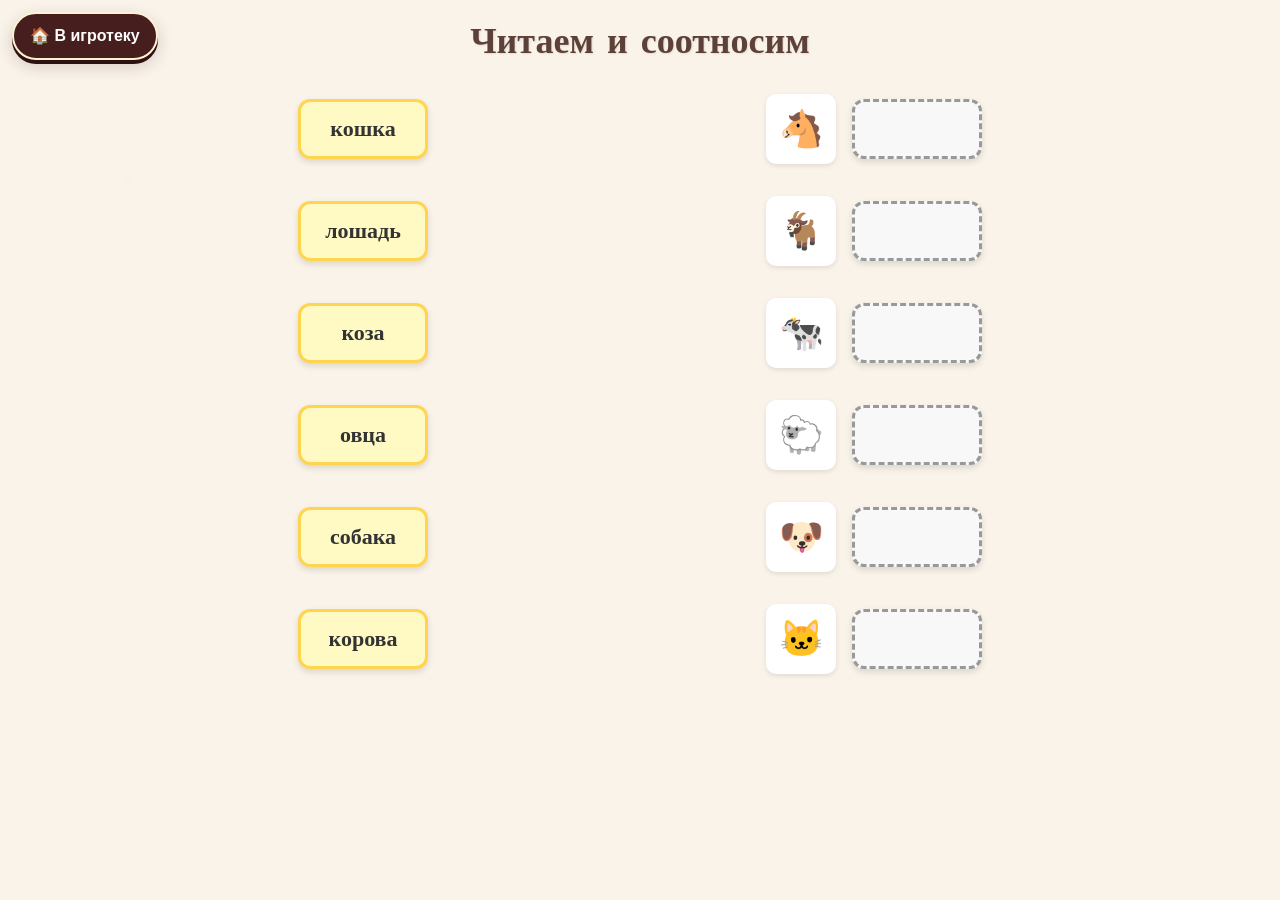
<file: games/match-words-pictures/index.html>
<!DOCTYPE html>
<html lang="ru">
<head>
  <meta charset="UTF-8" />
  <meta name="viewport" content="width=device-width, initial-scale=1.0" />
  <title>Читаем и соотносим</title>
  <link href="https://fonts.googleapis.com/css2?family=Comic+Neue:wght@400;700&display=swap" rel="stylesheet" />
  <style>
    * {
      box-sizing: border-box;
      margin: 0;
      padding: 0;
    }

    body {
      font-family: 'Comic Neue', cursive;
      background: #f9f3e9;
      color: #333;
      min-height: 100vh;
      display: flex;
      flex-direction: column;
      align-items: center;
      padding: 20px;
      overflow-x: hidden;
    }

    /* Анимированный фон */
    body::before {
      content: "";
      position: fixed;
      top: 0;
      left: 0;
      width: 100%;
      height: 100%;
      background-image: 
        radial-gradient(circle at 10% 20%, rgba(255, 220, 170, 0.1) 2px, transparent 2px),
        radial-gradient(circle at 90% 80%, rgba(200, 230, 255, 0.1) 2px, transparent 2px),
        radial-gradient(circle at 50% 50%, rgba(220, 255, 220, 0.1) 2px, transparent 2px);
      z-index: -1;
      animation: float 20s infinite linear;
    }

    @keyframes float {
      0% { transform: translate(0, 0); }
      50% { transform: translate(8px, 8px); }
      100% { transform: translate(0, 0); }
    }

    .header {
      text-align: center;
      margin-bottom: 24px;
      width: 100%;
    }

    h1 {
      font-size: 36px;
      color: #5d4037;
      text-shadow: 1px 1px 2px rgba(0,0,0,0.1);
    }

    .grid-container {
      display: grid;
      gap: 16px;
      width: 100%;
      max-width: 700px;
    }

    .grid-row {
      display: flex;
      align-items: center;
      justify-content: space-between;
      gap: 20px;
      padding: 8px;
    }

    .word-card,
    .drop-zone {
      width: 130px;
      height: 60px;
      display: flex;
      justify-content: center;
      align-items: center;
      font-size: 22px;
      font-weight: bold;
      text-align: center;
      border-radius: 12px;
      background: white;
      box-shadow: 0 3px 6px rgba(0,0,0,0.12);
      user-select: none;
      transition: all 0.25s ease;
    }

    .word-card {
      background: #fff9c4;
      border: 3px solid #ffd54f;
      cursor: grab;
    }

    .word-card.used {
      opacity: 0.3;
      cursor: default;
      pointer-events: none;
    }

    .drag-clone {
      position: fixed;
      z-index: 100;
      pointer-events: none;
      opacity: 0.85;
      transform: scale(1.05);
    }

    .drop-zone {
      border: 3px dashed #999;
      background: #f8f8f8;
    }

    .drop-zone.correct {
      background: #c8e6c9;
      border-color: #4caf50;
    }

    .drop-zone.incorrect {
      background: #ffcdd2;
      border-color: #f44336;
    }

    .animal-image {
      width: 70px;
      height: 70px;
      display: flex;
      justify-content: center;
      align-items: center;
      background: white;
      border-radius: 10px;
      box-shadow: 0 2px 5px rgba(0,0,0,0.1);
      font-size: 36px;
    }

    .image-wrapper {
      display: flex;
      align-items: center;
      gap: 16px;
    }

    /* Адаптивность */
    @media (max-width: 520px) {
      .grid-row {
        gap: 12px;
      }
      .word-card,
      .drop-zone {
        width: 110px;
        height: 50px;
        font-size: 18px;
      }
      .animal-image {
        width: 60px;
        height: 60px;
        font-size: 30px;
      }
      h1 {
        font-size: 28px;
      }
    }

    @media (max-width: 380px) {
      .word-card,
      .drop-zone {
        width: 100px;
        height: 46px;
        font-size: 16px;
      }
      .animal-image {
        width: 50px;
        height: 50px;
        font-size: 26px;
      }
      .grid-row {
        gap: 10px;
      }
    }

    .success-message {
      position: fixed;
      top: 0;
      left: 0;
      width: 100%;
      height: 100%;
      background: rgba(255, 255, 255, 0.95);
      display: flex;
      flex-direction: column;
      justify-content: center;
      align-items: center;
      font-size: 48px;
      color: #4caf50;
      z-index: 100;
      opacity: 0;
      pointer-events: none;
      transition: opacity 0.5s;
    }

    .success-message.show {
      opacity: 1;
      pointer-events: all;
    }

        #mi-return-to-library {
            position: fixed;
            top: max(12px, env(safe-area-inset-top, 0px));
            left: max(12px, env(safe-area-inset-left, 0px));
            z-index: 10000;
            display: inline-flex;
            min-height: 48px;
            align-items: center;
            justify-content: center;
            padding: 10px 16px;
            border: 2px solid #fff1d5;
            border-radius: 999px;
            background: #461e1e;
            box-shadow: 0 4px 0 #2d1111, 0 6px 16px rgba(70, 30, 30, 0.2);
            color: #fff;
            font-family: Nunito, "Segoe UI", Arial, sans-serif;
            font-size: 16px;
            font-weight: 800;
            line-height: 1.2;
            text-decoration: none;
            white-space: nowrap;
            -webkit-tap-highlight-color: transparent;
            touch-action: manipulation;
            transition: background 150ms ease, box-shadow 150ms ease;
        }

        #mi-return-to-library:hover {
            background: #5a2924;
            box-shadow: 0 6px 0 #2d1111, 0 9px 18px rgba(70, 30, 30, 0.22);
        }

        #mi-return-to-library:active {
            box-shadow: 0 2px 0 #2d1111;
        }

        #mi-return-to-library:focus-visible {
            outline: 3px solid #286eab;
            outline-offset: 3px;
        }

        @media (max-width: 480px) {
            #mi-return-to-library {
                min-height: 44px;
                padding: 8px 12px;
                font-size: 14px;
            }
        }

        @media (prefers-reduced-motion: reduce) {
            #mi-return-to-library { transition: none; }
        }
    </style>
    <link rel="stylesheet" href="../mobile.css">
</head>
<body>
    <nav aria-label="Навигация по играм"><a id="mi-return-to-library" href="https://xn----7sbb3aaldicno7if.xn--p1ai/#rec4760395701">🏠 В игротеку</a></nav>
  <div class="header">
    <h1>Читаем и соотносим</h1>
  </div>

  <div class="grid-container" id="gridContainer">
    <!-- Строки будут добавлены скриптом -->
  </div>

  <div class="success-message" id="successMessage">
    🎉 Молодец! 👏
  </div>

  <audio id="applauseSound" preload="auto">
    <source src="[data-uri]" type="audio/mpeg">
  </audio>

  <script>
    const animals = [
      { word: "лошадь", emoji: "🐴" },
      { word: "коза", emoji: "🐐" },
      { word: "корова", emoji: "🐄" },
      { word: "овца", emoji: "🐑" },
      { word: "собака", emoji: "🐶" },
      { word: "кошка", emoji: "🐱" }
    ];

    const shuffledWords = [...animals].sort(() => Math.random() - 0.5);
    const gridContainer = document.getElementById('gridContainer');
    const successMessage = document.getElementById('successMessage');
    const applauseSound = document.getElementById('applauseSound');

    let draggedOriginal = null;
    let dragClone = null;
    let offsetX = 0;
    let offsetY = 0;

    // Создаём строки
    animals.forEach((animal, index) => {
      const row = document.createElement('div');
      row.className = 'grid-row';

      const wordCard = document.createElement('div');
      wordCard.className = 'word-card';
      wordCard.textContent = shuffledWords[index].word;
      wordCard.dataset.word = shuffledWords[index].word;
      wordCard.dataset.active = 'true';

      const imageWrapper = document.createElement('div');
      imageWrapper.className = 'image-wrapper';

      const imgBox = document.createElement('div');
      imgBox.className = 'animal-image';
      imgBox.textContent = animal.emoji;

      const dropZone = document.createElement('div');
      dropZone.className = 'drop-zone';
      dropZone.dataset.targetWord = animal.word;

      imageWrapper.appendChild(imgBox);
      imageWrapper.appendChild(dropZone);

      row.appendChild(wordCard);
      row.appendChild(imageWrapper);

      gridContainer.appendChild(row);
    });

    function createDragClone(original, x, y) {
      const clone = original.cloneNode(true);
      clone.className = 'drag-clone';
      clone.style.width = original.offsetWidth + 'px';
      clone.style.height = original.offsetHeight + 'px';
      clone.style.left = (x - original.offsetWidth / 2) + 'px';
      clone.style.top = (y - original.offsetHeight / 2) + 'px';
      document.body.appendChild(clone);
      return clone;
    }

    function handleDragStart(e) {
      if (this.dataset.active !== 'true') return;

      draggedOriginal = this;

      let clientX, clientY;
      if (e.type === 'mousedown') {
        clientX = e.clientX;
        clientY = e.clientY;
        document.addEventListener('mousemove', handleDragMove);
        document.addEventListener('mouseup', handleDrop);
      } else if (e.type === 'touchstart') {
        const touch = e.touches[0];
        clientX = touch.clientX;
        clientY = touch.clientY;
        document.addEventListener('touchmove', handleDragMove, { passive: false });
        document.addEventListener('touchend', handleDrop);
      }

      // Создаём клон под курсором/пальцем
      dragClone = createDragClone(this, clientX, clientY);

      // Делаем оригинал полупрозрачным, но он остаётся в потоке!
      this.style.opacity = '0.4';

      e.preventDefault();
    }

    function handleDragMove(e) {
      if (!draggedOriginal || !dragClone) return;

      let clientX, clientY;
      if (e.type === 'mousemove') {
        clientX = e.clientX;
        clientY = e.clientY;
      } else if (e.type === 'touchmove') {
        const touch = e.touches[0];
        clientX = touch.clientX;
        clientY = touch.clientY;
        e.preventDefault();
      }

      dragClone.style.left = (clientX - draggedOriginal.offsetWidth / 2) + 'px';
      dragClone.style.top = (clientY - draggedOriginal.offsetHeight / 2) + 'px';
    }

    function handleDrop() {
      if (!draggedOriginal || !dragClone) return;

      document.removeEventListener('mousemove', handleDragMove);
      document.removeEventListener('mouseup', handleDrop);
      document.removeEventListener('touchmove', handleDragMove);
      document.removeEventListener('touchend', handleDrop);

      // Удаляем клон
      dragClone.remove();
      dragClone = null;

      const dropZones = document.querySelectorAll('.drop-zone');
      const draggedWord = draggedOriginal.dataset.word;
      let droppedInZone = false;

      for (const zone of dropZones) {
        const rect = zone.getBoundingClientRect();
        const centerX = parseFloat(draggedOriginal.style.left || 0) + draggedOriginal.offsetWidth / 2;
        const centerY = parseFloat(draggedOriginal.style.top || 0) + draggedOriginal.offsetHeight / 2;

        // Но лучше использовать текущую позицию курсора из последнего события
        // Однако проще — проверить по позиции клона до удаления
        // Вместо этого: используем координаты из последнего move — но мы их не храним
        // Поэтому сделаем иначе: проверим по текущей позиции указателя (через event в замыкании — сложно)
        // Лучше: сохраним последнюю позицию
      }

      // Вместо этого — перепишем: сохраним lastX, lastY
    }

    // Перепишем с сохранением последней позиции
    let lastClientX = 0;
    let lastClientY = 0;

    function handleDragStartFixed(e) {
      if (this.dataset.active !== 'true') return;

      draggedOriginal = this;

      let clientX, clientY;
      if (e.type === 'mousedown') {
        clientX = e.clientX;
        clientY = e.clientY;
        document.addEventListener('mousemove', handleDragMoveFixed);
        document.addEventListener('mouseup', handleDropFixed);
      } else if (e.type === 'touchstart') {
        const touch = e.touches[0];
        clientX = touch.clientX;
        clientY = touch.clientY;
        document.addEventListener('touchmove', handleDragMoveFixed, { passive: false });
        document.addEventListener('touchend', handleDropFixed);
      }

      lastClientX = clientX;
      lastClientY = clientY;

      dragClone = createDragClone(this, clientX, clientY);
      this.style.opacity = '0.4';

      e.preventDefault();
    }

    function handleDragMoveFixed(e) {
      if (!draggedOriginal || !dragClone) return;

      let clientX, clientY;
      if (e.type === 'mousemove') {
        clientX = e.clientX;
        clientY = e.clientY;
      } else if (e.type === 'touchmove') {
        const touch = e.touches[0];
        clientX = touch.clientX;
        clientY = touch.clientY;
        e.preventDefault();
      }

      lastClientX = clientX;
      lastClientY = clientY;

      dragClone.style.left = (clientX - draggedOriginal.offsetWidth / 2) + 'px';
      dragClone.style.top = (clientY - draggedOriginal.offsetHeight / 2) + 'px';
    }

    function handleDropFixed() {
      if (!draggedOriginal || !dragClone) return;

      document.removeEventListener('mousemove', handleDragMoveFixed);
      document.removeEventListener('mouseup', handleDropFixed);
      document.removeEventListener('touchmove', handleDragMoveFixed);
      document.removeEventListener('touchend', handleDropFixed);

      dragClone.remove();
      dragClone = null;

      const dropZones = document.querySelectorAll('.drop-zone');
      const draggedWord = draggedOriginal.dataset.word;
      let success = false;

      for (const zone of dropZones) {
        const rect = zone.getBoundingClientRect();
        if (
          lastClientX >= rect.left &&
          lastClientX <= rect.right &&
          lastClientY >= rect.top &&
          lastClientY <= rect.bottom
        ) {
          const targetWord = zone.dataset.targetWord;
          if (targetWord === draggedWord && !zone.hasAttribute('data-filled')) {
            zone.textContent = draggedWord;
            zone.classList.add('correct');
            zone.setAttribute('data-filled', 'true');

            draggedOriginal.classList.add('used');
            draggedOriginal.removeAttribute('data-active');
            draggedOriginal.style.opacity = '';

            success = true;
            break;
          } else {
            zone.classList.add('incorrect');
            setTimeout(() => zone.classList.remove('incorrect'), 600);
          }
        }
      }

      if (!success) {
        // Возвращаем оригинал в нормальное состояние
        draggedOriginal.style.opacity = '';
      }

      draggedOriginal = null;
      checkWin();
    }

    function checkWin() {
      const zones = document.querySelectorAll('.drop-zone');
      const allFilled = Array.from(zones).every(zone => zone.hasAttribute('data-filled'));
      if (allFilled) {
        setTimeout(() => {
          applauseSound.play().catch(e => console.log("Звук:", e));
          successMessage.classList.add('show');
        }, 300);
      }
    }

    // Назначаем новые обработчики
    document.querySelectorAll('.word-card').forEach(card => {
      card.addEventListener('mousedown', handleDragStartFixed);
      card.addEventListener('touchstart', handleDragStartFixed, { passive: false });
    });

    successMessage.addEventListener('click', () => {
      successMessage.classList.remove('show');
    });
  </script>
</body>
</html>
</file>
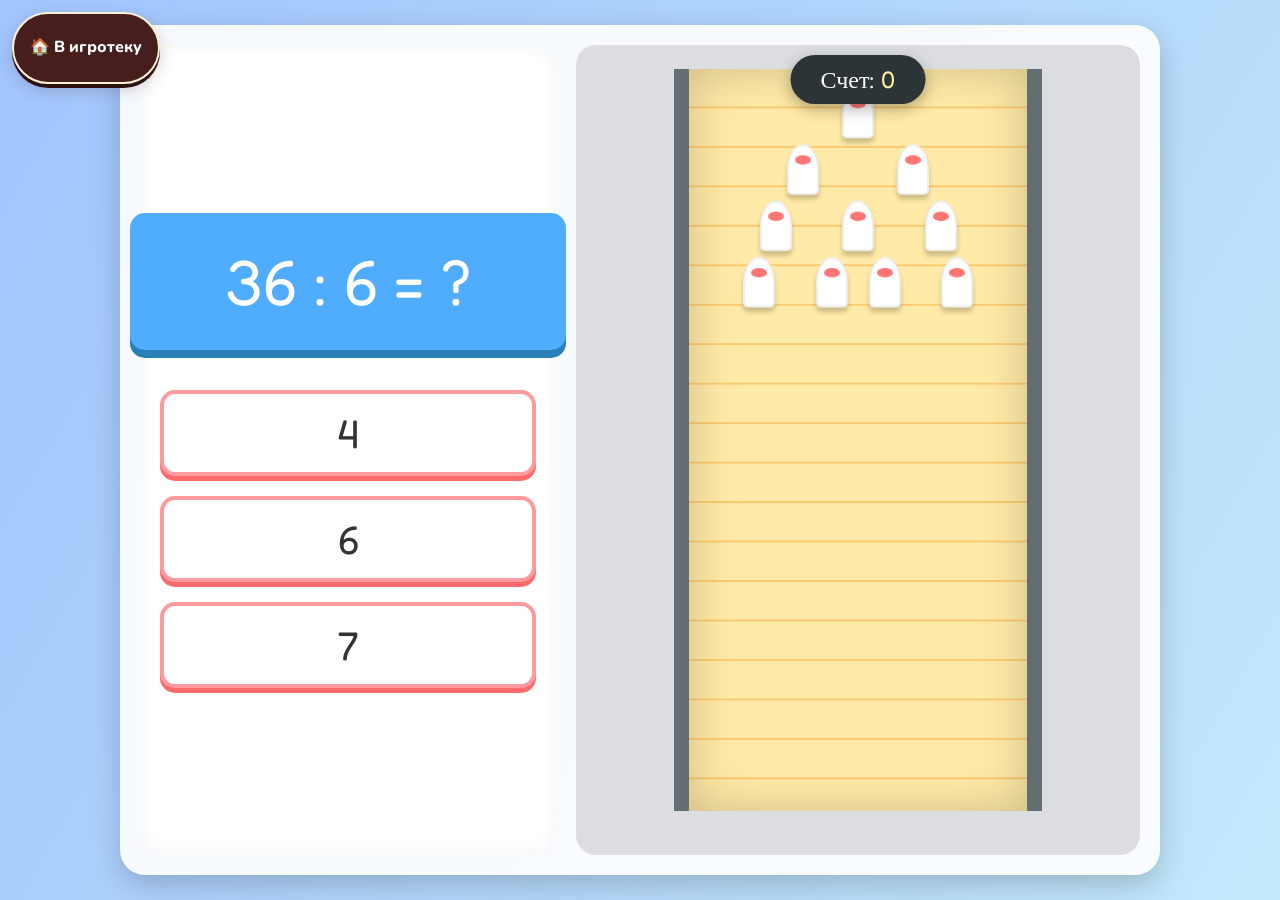
<file: games/math-bowling/index.html>
<!DOCTYPE html>
<html lang="ru">
<head>
    <meta charset="UTF-8">
    <meta name="viewport" content="width=device-width, initial-scale=1.0">
    <title>Математический Боулинг</title>
    <link href="https://fonts.googleapis.com/css2?family=Fredoka+One&family=Nunito:wght@700&display=swap" rel="stylesheet">
    <style>
        :root {
            --primary-color: #4facfe;
            --secondary-color: #00f2fe;
            --accent-color: #ff9a9e;
            --text-color: #333;
            --bg-gradient: linear-gradient(120deg, #a1c4fd 0%, #c2e9fb 100%);
            --lane-color: #ffeaa7;
            --gutter-color: #636e72;
        }

        body {
            margin: 0;
            padding: 0;
            font-family: 'Nunito', sans-serif;
            background: var(--bg-gradient);
            height: 100vh;
            display: flex;
            justify-content: center;
            align-items: center;
            overflow: hidden;
            user-select: none;
        }

        .game-container {
            width: 95%;
            max-width: 1000px;
            height: 90vh;
            background: rgba(255, 255, 255, 0.9);
            border-radius: 25px;
            box-shadow: 0 10px 30px rgba(0,0,0,0.2);
            display: flex;
            flex-direction: row;
            padding: 20px;
            gap: 20px;
        }

        /* --- Левая панель (Задания) --- */
        .math-panel {
            flex: 1;
            display: flex;
            flex-direction: column;
            justify-content: center;
            align-items: center;
            background: #fff;
            border-radius: 20px;
            box-shadow: inset 0 0 20px rgba(0,0,0,0.05);
            padding: 20px;
            text-align: center;
        }

        .question-box {
            background: var(--primary-color);
            color: white;
            font-family: 'Fredoka One', cursive;
            font-size: 4rem;
            padding: 30px;
            border-radius: 15px;
            margin-bottom: 40px;
            width: 100%;
            box-shadow: 0 8px 0 #2980b9;
            animation: popIn 0.5s cubic-bezier(0.175, 0.885, 0.32, 1.275);
        }

        .answers-grid {
            display: grid;
            grid-template-columns: 1fr;
            gap: 20px;
            width: 100%;
        }

        .answer-btn {
            background: white;
            border: 4px solid var(--accent-color);
            color: var(--text-color);
            font-family: 'Fredoka One', cursive;
            font-size: 2.5rem;
            padding: 15px;
            border-radius: 15px;
            cursor: pointer;
            transition: transform 0.1s, background 0.2s;
            box-shadow: 0 5px 0 #ff6b6b;
        }

        .answer-btn:hover {
            transform: translateY(-2px);
            background: #fff0f0;
        }

        .answer-btn:active {
            transform: translateY(4px);
            box-shadow: 0 1px 0 #ff6b6b;
        }

        /* --- Правая панель (Боулинг) --- */
        .bowling-area {
            flex: 1.5;
            position: relative;
            background: #dcdde1;
            border-radius: 20px;
            overflow: hidden;
            perspective: 1000px;
            display: flex;
            flex-direction: column;
        }

        .score-board {
            position: absolute;
            top: 10px;
            left: 50%;
            transform: translateX(-50%);
            z-index: 100;
            background: #2d3436;
            color: #fff;
            padding: 10px 30px;
            border-radius: 50px;
            font-family: 'Fredoka One', cursive;
            font-size: 1.5rem;
            box-shadow: 0 5px 15px rgba(0,0,0,0.3);
            display: flex;
            gap: 20px;
        }

        .score-item span {
            color: #ffeaa7;
        }

        .alley-container {
            flex-grow: 1;
            position: relative;
            display: flex;
            justify-content: center;
            align-items: flex-end;
            padding-bottom: 20px;
        }

        .alley {
            width: 60%;
            height: 100%;
            background: repeating-linear-gradient(
                to bottom,
                #ffeaa7 0px,
                #ffeaa7 40px,
                #fdcb6e 40px,
                #fdcb6e 42px
            );
            border-left: 15px solid #636e72;
            border-right: 15px solid #636e72;
            position: relative;
            transform-style: preserve-3d;
            transform: rotateX(20deg);
            box-shadow: inset 0 0 50px rgba(0,0,0,0.2);
        }

        /* --- Кегли (Исправленная геометрия) --- */
        .pins-zone {
            position: absolute;
            top: 20px;
            left: 50%;
            /* Ширина зоны кеглей, чтобы они помещались внутри */
            width: 220px; 
            height: 200px;
            /* Центрируем саму зону */
            transform: translateX(-50%);
            z-index: 10;
        }

        .pin {
            width: 28px;
            height: 50px;
            background: white;
            border-radius: 50% 50% 5px 5px;
            border: 2px solid #eee;
            position: absolute; /* Абсолютное позиционирование для точной пирамиды */
            transition: all 0.5s ease-out;
            box-shadow: 0 5px 5px rgba(0,0,0,0.2);
            z-index: 10;
        }

        .pin::before {
            content: '';
            position: absolute;
            top: 10px;
            left: 50%;
            transform: translateX(-50%);
            width: 16px;
            height: 10px;
            background: #ff7675;
            border-radius: 50%;
        }

        .pin.knocked {
            opacity: 0;
            transform: rotate(90deg) scale(0.8) translateY(20px);
        }

        /* --- Мяч --- */
        .ball {
            width: 60px;
            height: 60px;
            background: radial-gradient(circle at 30% 30%, #444, #000);
            border-radius: 50%;
            position: absolute;
            bottom: -80px; 
            left: 50%;
            transform: translateX(-50%) scale(0.5);
            box-shadow: 0 10px 20px rgba(0,0,0,0.5);
            z-index: 20;
            display: none;
        }

        .ball.moving {
            display: block;
            animation: bowlBall 1.5s forwards ease-in;
        }

        .ball.miss {
            animation: bowlMiss 1.5s forwards ease-in;
        }

        @keyframes bowlBall {
            0% { bottom: -80px; transform: translateX(-50%) scale(0.5); }
            100% { bottom: 85%; transform: translateX(-50%) scale(1.2); }
        }

        @keyframes bowlMiss {
            0% { bottom: -80px; transform: translateX(-50%) scale(0.5); }
            50% { bottom: 50%; transform: translateX(150%) scale(0.8); }
            100% { bottom: 100%; transform: translateX(200%) scale(0.6); }
        }

        @keyframes popIn {
            from { transform: scale(0.5); opacity: 0; }
            to { transform: scale(1); opacity: 1; }
        }

        /* Адаптив */
        @media (max-width: 768px) {
            .game-container {
                flex-direction: column;
                height: 95vh;
            }
            .math-panel {
                flex: 0 0 auto;
                padding: 10px;
            }
            .question-box {
                font-size: 2.5rem;
                padding: 15px;
                margin-bottom: 20px;
            }
            .answer-btn {
                font-size: 1.8rem;
                padding: 10px;
            }
            .alley {
                width: 90%;
            }
            .pins-zone {
                width: 180px; /* Чуть меньше на мобильных */
                height: 160px;
            }
            .pin {
                width: 22px;
                height: 40px;
            }
            .pin::before {
                width: 12px;
                height: 8px;
            }
        }

        #mi-return-to-library {
            position: fixed;
            top: max(12px, env(safe-area-inset-top, 0px));
            left: max(12px, env(safe-area-inset-left, 0px));
            z-index: 10000;
            display: inline-flex;
            min-height: 48px;
            align-items: center;
            justify-content: center;
            padding: 10px 16px;
            border: 2px solid #fff1d5;
            border-radius: 999px;
            background: #461e1e;
            box-shadow: 0 4px 0 #2d1111, 0 6px 16px rgba(70, 30, 30, 0.2);
            color: #fff;
            font-family: Nunito, "Segoe UI", Arial, sans-serif;
            font-size: 16px;
            font-weight: 800;
            line-height: 1.2;
            text-decoration: none;
            white-space: nowrap;
            -webkit-tap-highlight-color: transparent;
            touch-action: manipulation;
            transition: background 150ms ease, box-shadow 150ms ease;
        }

        #mi-return-to-library:hover {
            background: #5a2924;
            box-shadow: 0 6px 0 #2d1111, 0 9px 18px rgba(70, 30, 30, 0.22);
        }

        #mi-return-to-library:active {
            box-shadow: 0 2px 0 #2d1111;
        }

        #mi-return-to-library:focus-visible {
            outline: 3px solid #286eab;
            outline-offset: 3px;
        }

        @media (max-width: 480px) {
            #mi-return-to-library {
                min-height: 44px;
                padding: 8px 12px;
                font-size: 14px;
            }
        }

        @media (prefers-reduced-motion: reduce) {
            #mi-return-to-library { transition: none; }
        }
    </style>
    <link rel="stylesheet" href="../mobile.css">
</head>
<body>
    <nav aria-label="Навигация по играм"><a id="mi-return-to-library" href="https://xn----7sbb3aaldicno7if.xn--p1ai/#rec4760395701">🏠 В игротеку</a></nav>

<div class="game-container">
    <!-- Левая часть: Математика -->
    <div class="math-panel">
        <div class="question-box" id="question">2 × 2 = ?</div>
        <div class="answers-grid" id="answers">
            <!-- Кнопки будут здесь -->
        </div>
    </div>

    <!-- Правая часть: Боулинг -->
    <div class="bowling-area">
        <div class="score-board">
            <div class="score-item">Счет: <span id="score">0</span></div>
        </div>
        
        <div class="alley-container">
            <div class="alley">
                <!-- Зона кеглей -->
                <div class="pins-zone" id="pins-zone">
                    <!-- Кегли генерируются JS -->
                </div>
                <div class="ball" id="ball"></div>
            </div>
        </div>
    </div>
</div>

<script>
    // --- Конфигурация игры ---
    const state = {
        score: 0,
        isAnimating: false,
        currentAnswer: 0
    };

    // Элементы DOM
    const questionEl = document.getElementById('question');
    const answersEl = document.getElementById('answers');
    const scoreEl = document.getElementById('score');
    const pinsZone = document.getElementById('pins-zone');
    const ballEl = document.getElementById('ball');

    // Координаты для 10 кеглей в форме пирамиды (в процентах от контейнера .pins-zone)
    // Контейнер имеет фиксированную ширину/высоту, поэтому проценты работают стабильно
    const pinCoordinates = [
        // Ряд 1 (1 кегля)
        { top: '0%', left: '50%' },
        
        // Ряд 2 (2 кегли)
        { top: '30%', left: '25%' }, { top: '30%', left: '75%' },
        
        // Ряд 3 (3 кегли)
        { top: '60%', left: '12.5%' }, { top: '60%', left: '50%' }, { top: '60%', left: '87.5%' },
        
        // Ряд 4 (4 кегли)
        { top: '90%', left: '5%' }, { top: '90%', left: '38%' }, { top: '90%', left: '62%' }, { top: '90%', left: '95%' }
    ];

    // Функция отрисовки кеглей
    function renderPins() {
        pinsZone.innerHTML = '';
        
        // Создаем 10 кеглей
        for(let i = 0; i < 10; i++) {
            const pin = document.createElement('div');
            pin.classList.add('pin');
            
            // Применяем координаты из массива
            if (pinCoordinates[i]) {
                pin.style.top = pinCoordinates[i].top;
                pin.style.left = pinCoordinates[i].left;
                // Центрируем саму кеглю относительно точки координат
                pin.style.transform = 'translate(-50%, 0)'; 
            }
            
            // Сброс классов анимации
            pin.classList.remove('knocked');
            pinsZone.appendChild(pin);
        }
    }

    // Генерация примера
    function generateQuestion() {
        if(state.isAnimating) return;

        // Очистка поля
        renderPins();
        ballEl.className = 'ball'; // сброс анимации
        
        // Логика чисел (таблица умножения 2-9)
        const num1 = Math.floor(Math.random() * 8) + 2; 
        const num2 = Math.floor(Math.random() * 8) + 2;
        const isDivision = Math.random() > 0.5;

        let questionText = '';
        let correctAnswer = 0;

        if (isDivision) {
            // Деление: (num1 * num2) / num1 = num2
            const dividend = num1 * num2;
            questionText = `${dividend} : ${num1} = ?`;
            correctAnswer = num2;
        } else {
            // Умножение
            questionText = `${num1} × ${num2} = ?`;
            correctAnswer = num1 * num2;
        }

        state.currentAnswer = correctAnswer;
        questionEl.textContent = questionText;

        // Генерация вариантов ответа
        let answers = [correctAnswer];
        while (answers.length < 3) {
            // Генерируем неправильный ответ близкий к правильному
            let offset = Math.floor(Math.random() * 5) + 1;
            if (Math.random() > 0.5) offset = -offset;
            let wrong = correctAnswer + offset;
            
            if (wrong > 0 && !answers.includes(wrong)) {
                answers.push(wrong);
            }
        }

        // Перемешиваем ответы
        answers.sort(() => Math.random() - 0.5);

        // Отрисовка кнопок
        answersEl.innerHTML = '';
        answers.forEach(ans => {
            const btn = document.createElement('button');
            btn.classList.add('answer-btn');
            btn.textContent = ans;
            btn.onclick = () => handleAnswer(ans, btn);
            answersEl.appendChild(btn);
        });
    }

    // Обработка ответа
    function handleAnswer(selected, btnElement) {
        if (state.isAnimating) return;
        state.isAnimating = true;

        // Блокируем кнопки визуально
        const allBtns = document.querySelectorAll('.answer-btn');
        allBtns.forEach(b => b.style.opacity = '0.5');
        btnElement.style.opacity = '1';

        const isCorrect = selected === state.currentAnswer;

        if (isCorrect) {
            btnElement.style.background = '#55efc4'; // Зеленый
            btnElement.style.borderColor = '#00b894';
            throwBall(true);
        } else {
            btnElement.style.background = '#ff7675'; // Красный
            btnElement.style.borderColor = '#d63031';
            throwBall(false);
        }
    }

    // Анимация броска
    function throwBall(isHit) {
        ballEl.classList.add('moving');
        if (!isHit) {
            ballEl.classList.add('miss');
        }

        // Ждем окончания анимации (1.5 сек)
        setTimeout(() => {
            if (isHit) {
                // Сбиваем кегли
                const pins = document.querySelectorAll('.pin');
                pins.forEach((pin, index) => {
                    // Небольшая задержка для каждой кегли для реалистичности
                    setTimeout(() => {
                        pin.classList.add('knocked');
                    }, index * 50);
                });
                
                state.score += 10;
                scoreEl.textContent = state.score;
            }

            // Через паузу после удара даем новое задание
            setTimeout(() => {
                state.isAnimating = false;
                generateQuestion();
            }, 1000);

        }, 1500);
    }

    // Инициализация
    renderPins();
    generateQuestion();

</script>

</body>
</html>
</file>
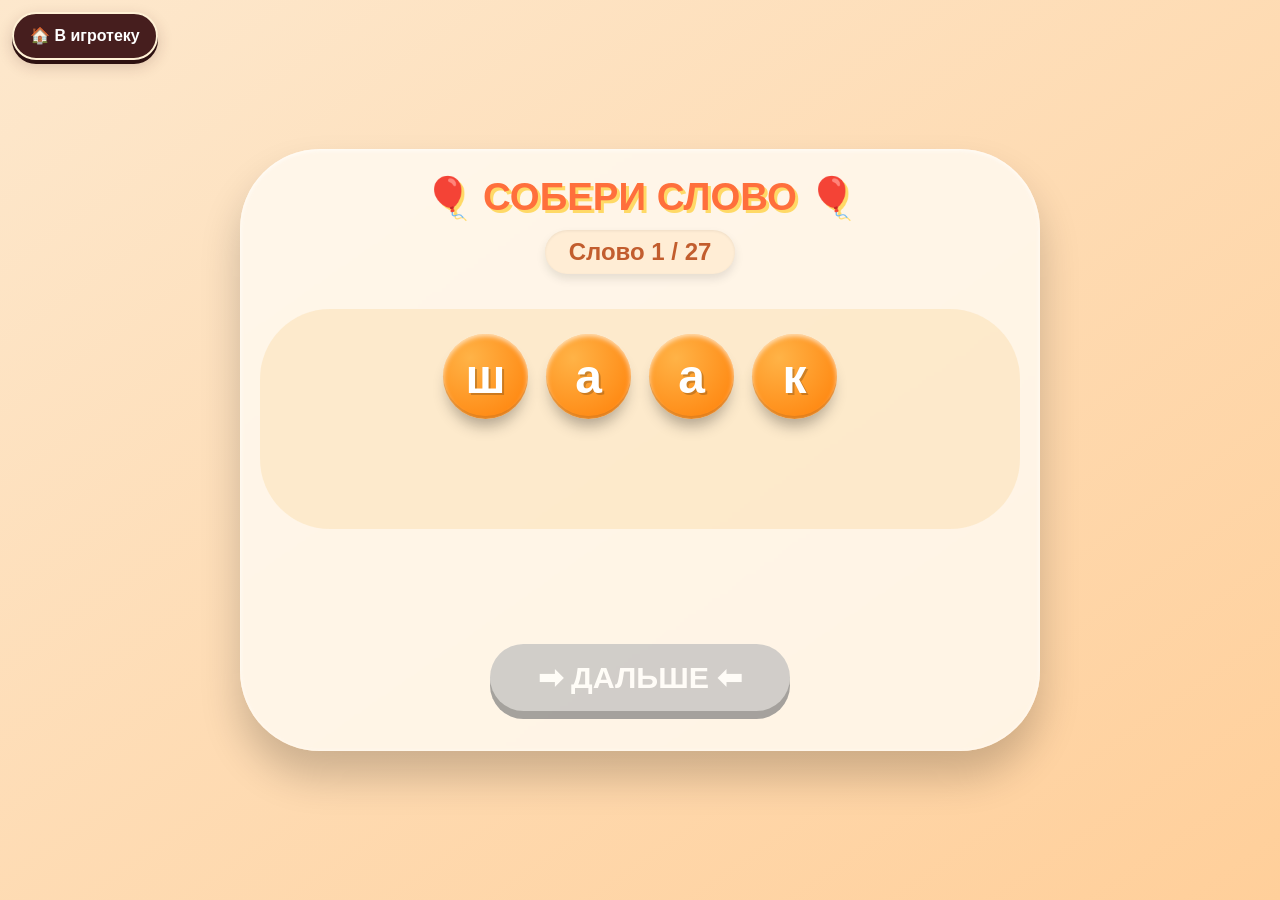
<file: games/word-balloons/index.html>
<!DOCTYPE html>
<html lang="ru">
<head>
    <meta charset="UTF-8">
    <meta name="viewport" content="width=device-width, initial-scale=1.0, user-scalable=no, viewport-fit=cover">
    <title>Собери слово - перетаскивание шаров с эффектом следования</title>
    <style>
        * {
            user-select: none;
            -webkit-tap-highlight-color: transparent;
            box-sizing: border-box;
        }

        body {
            margin: 0;
            min-height: 100vh;
            background: linear-gradient(145deg, #fde8cd 0%, #ffcf9a 100%);
            font-family: 'Calibri', 'Segoe UI', 'Comic Neue', sans-serif;
            display: flex;
            justify-content: center;
            align-items: center;
            padding: 20px;
            touch-action: pan-x pan-y; /* разрешаем прокрутку, но перетаскивание работает */
        }

        .game-wrapper {
            max-width: 800px;
            width: 100%;
            background: rgba(255, 250, 240, 0.85);
            border-radius: 80px;
            padding: 25px 20px 35px;
            box-shadow: 0 25px 40px rgba(0, 0, 0, 0.2), inset 0 1px 4px rgba(255,255,255,0.8);
            backdrop-filter: blur(2px);
        }

        h1 {
            text-align: center;
            font-size: 2.4rem;
            margin: 0 0 10px 0;
            color: #ff6f3c;
            text-shadow: 3px 3px 0 #ffd966;
        }

        .counter-box {
            text-align: center;
            font-size: 1.5rem;
            font-weight: bold;
            background: #ffedd5;
            display: inline-block;
            width: auto;
            margin: 0 auto 20px;
            padding: 8px 24px;
            border-radius: 60px;
            box-shadow: inset 0 1px 3px #0001, 0 5px 10px rgba(0,0,0,0.1);
            color: #c25d2e;
        }

        .balls-area {
            background: rgba(251, 223, 178, 0.5);
            border-radius: 70px;
            padding: 25px 15px;
            margin: 15px 0;
            min-height: 220px;
        }

        .balls-container {
            display: flex;
            flex-wrap: wrap;
            justify-content: center;
            gap: 18px;
            align-items: center;
            position: relative;
        }

        /* Стили шаров */
        .ball {
            width: 85px;
            height: 85px;
            border-radius: 50%;
            background: radial-gradient(circle at 32% 28%, #ffb347, #ff7e05);
            display: flex;
            align-items: center;
            justify-content: center;
            font-size: 3rem;
            font-weight: 800;
            color: white;
            text-shadow: 2px 2px 0 rgba(0,0,0,0.2);
            box-shadow: 0 12px 15px -5px rgba(0,0,0,0.3), inset 0 -3px 0 rgba(0,0,0,0.1), inset 0 2px 5px rgba(255,255,255,0.7);
            cursor: grab;
            transition: transform 0.05s, box-shadow 0.1s, opacity 0.2s;
            touch-action: none;
        }

        .ball:active {
            cursor: grabbing;
        }

        /* Эффект "исходный шар при перетаскивании" */
        .ball.drag-source-hidden {
            opacity: 0.3;
            transform: scale(0.95);
            transition: opacity 0.15s, transform 0.15s;
            cursor: grabbing;
        }

        /* Подсветка цели при наведении перетаскиваемого шара */
        .ball.drag-target-highlight {
            transform: scale(1.05);
            box-shadow: 0 0 0 4px gold, 0 18px 22px -6px rgba(0,0,0,0.3);
            background: radial-gradient(circle at 32% 28%, #ffb86b, #ff941a);
            transition: transform 0.07s, box-shadow 0.07s;
        }

        /* Золотой стиль для победы */
        .ball.gold {
            background: radial-gradient(circle at 32% 28%, #f9d976, #f39f1a);
            box-shadow: 0 0 12px gold, 0 10px 18px rgba(0,0,0,0.2);
            text-shadow: 0 0 5px #ffd966;
            cursor: default;
        }

        .ball.gold:active {
            cursor: default;
        }

        /* Плавающий клон шара (следует за курсором) */
        .ball-drag-clone {
            position: fixed;
            z-index: 9999;
            width: 85px;
            height: 85px;
            border-radius: 50%;
            background: radial-gradient(circle at 32% 28%, #ffb347, #ff7e05);
            display: flex;
            align-items: center;
            justify-content: center;
            font-size: 3rem;
            font-weight: 800;
            color: white;
            text-shadow: 2px 2px 0 rgba(0,0,0,0.2);
            box-shadow: 0 18px 25px -8px black, inset 0 2px 6px rgba(255,255,200,0.9);
            pointer-events: none;
            transform: rotate(4deg) scale(1.05);
            transition: none;
            will-change: left, top;
        }

        .message-win {
            text-align: center;
            font-size: 2rem;
            font-weight: bold;
            color: #2b7a2b;
            background: #e9ffdb;
            display: inline-block;
            padding: 8px 35px;
            border-radius: 50px;
            margin: 15px auto 10px;
            box-shadow: 0 5px 0 #a5d6a5;
        }

        .next-btn {
            display: block;
            width: 80%;
            max-width: 300px;
            margin: 15px auto 5px;
            padding: 16px 20px;
            font-size: 1.9rem;
            font-weight: bold;
            font-family: 'Calibri', sans-serif;
            background: #4caf50;
            color: white;
            border: none;
            border-radius: 60px;
            box-shadow: 0 8px 0 #2e6b2f;
            cursor: pointer;
            transition: 0.07s linear;
            text-align: center;
        }

        .next-btn:active {
            transform: translateY(3px);
            box-shadow: 0 4px 0 #2e6b2f;
        }

        .next-btn.disabled-btn, .next-btn:disabled {
            background: #bdbdbd;
            box-shadow: 0 8px 0 #7e7e7e;
            cursor: not-allowed;
            transform: none;
            opacity: 0.7;
        }

        .end-screen {
            position: fixed;
            top: 0;
            left: 0;
            width: 100%;
            height: 100%;
            background: rgba(0,0,0,0.7);
            backdrop-filter: blur(8px);
            display: flex;
            align-items: center;
            justify-content: center;
            z-index: 200;
            visibility: hidden;
            opacity: 0;
            transition: 0.2s;
        }

        .end-screen.active {
            visibility: visible;
            opacity: 1;
        }

        .end-card {
            background: #fff5e6;
            border-radius: 70px;
            padding: 30px 35px;
            text-align: center;
            width: 85%;
            max-width: 400px;
            box-shadow: 0 30px 35px rgba(0,0,0,0.3);
            border: 4px solid gold;
        }

        .end-card h2 {
            font-size: 3rem;
            margin: 0 0 20px;
            color: #ff8c42;
        }

        .restart-btn {
            background: #ff914d;
            font-size: 2rem;
            padding: 14px 28px;
            border: none;
            border-radius: 50px;
            font-weight: bold;
            color: white;
            cursor: pointer;
            box-shadow: 0 6px 0 #b64926;
            transition: 0.05s linear;
        }

        .restart-btn:active {
            transform: translateY(3px);
            box-shadow: 0 3px 0 #b64926;
        }

        .feedback-area {
            text-align: center;
            min-height: 85px;
        }

        @media (max-width: 550px) {
            .ball, .ball-drag-clone {
                width: 68px;
                height: 68px;
                font-size: 2.3rem;
            }
            .game-wrapper {
                padding: 15px 12px 25px;
            }
            h1 {
                font-size: 1.8rem;
            }
            .next-btn {
                font-size: 1.5rem;
                padding: 12px 15px;
            }
            .message-win {
                font-size: 1.6rem;
            }
        }

        @media (max-width: 420px) {
            .ball, .ball-drag-clone {
                width: 60px;
                height: 60px;
                font-size: 2rem;
            }
            .balls-container {
                gap: 12px;
            }
        }

        #confetti-canvas {
            position: fixed;
            top: 0;
            left: 0;
            width: 100%;
            height: 100%;
            pointer-events: none;
            z-index: 1000;
        }

        #mi-return-to-library {
            position: fixed;
            top: max(12px, env(safe-area-inset-top, 0px));
            left: max(12px, env(safe-area-inset-left, 0px));
            z-index: 10000;
            display: inline-flex;
            min-height: 48px;
            align-items: center;
            justify-content: center;
            padding: 10px 16px;
            border: 2px solid #fff1d5;
            border-radius: 999px;
            background: #461e1e;
            box-shadow: 0 4px 0 #2d1111, 0 6px 16px rgba(70, 30, 30, 0.2);
            color: #fff;
            font-family: Nunito, "Segoe UI", Arial, sans-serif;
            font-size: 16px;
            font-weight: 800;
            line-height: 1.2;
            text-decoration: none;
            white-space: nowrap;
            -webkit-tap-highlight-color: transparent;
            touch-action: manipulation;
            transition: background 150ms ease, box-shadow 150ms ease;
        }

        #mi-return-to-library:hover {
            background: #5a2924;
            box-shadow: 0 6px 0 #2d1111, 0 9px 18px rgba(70, 30, 30, 0.22);
        }

        #mi-return-to-library:active {
            box-shadow: 0 2px 0 #2d1111;
        }

        #mi-return-to-library:focus-visible {
            outline: 3px solid #286eab;
            outline-offset: 3px;
        }

        @media (max-width: 480px) {
            #mi-return-to-library {
                min-height: 44px;
                padding: 8px 12px;
                font-size: 14px;
            }
        }

        @media (prefers-reduced-motion: reduce) {
            #mi-return-to-library { transition: none; }
        }
    </style>
    <link rel="stylesheet" href="../mobile.css">
</head>
<body>
    <nav aria-label="Навигация по играм"><a id="mi-return-to-library" href="https://xn----7sbb3aaldicno7if.xn--p1ai/#rec4760395701">🏠 В игротеку</a></nav>

<div class="game-wrapper" id="gameWrapper">
    <h1>🎈 СОБЕРИ СЛОВО 🎈</h1>
    <div style="display: flex; justify-content: center;">
        <div class="counter-box" id="counterDisplay">Слово 1 / 27</div>
    </div>

    <div class="balls-area">
        <div class="balls-container" id="ballsContainer"></div>
    </div>

    <div class="feedback-area" id="feedbackArea"></div>

    <button class="next-btn" id="nextButton" disabled>➡ ДАЛЬШЕ ⬅</button>
</div>

<div class="end-screen" id="endScreen">
    <div class="end-card">
        <h2>🏆 ПОБЕДА! 🏆</h2>
        <p>Ты собрал все слова!<br>Супер!</p>
        <button class="restart-btn" id="restartGameBtn">✨ НАЧАТЬ ЗАНОВО ✨</button>
    </div>
</div>

<canvas id="confetti-canvas" style="display: none;"></canvas>

<script>
    // ---------- СЛОВА ИГРЫ ----------
    const WORDS = [
        "каша", "кино", "коза", "кофе", "сова", "нора", "няня", "нога", "небо", "ноты",
        "лиса", "лапа", "лыжи", "луна", "рука", "рама", "роза", "рыба", "рана", "вода",
        "пила", "пена", "паук", "мука", "муха", "бусы", "баня"
    ];
    const TOTAL_WORDS = WORDS.length;

    let currentWordIndex = 0;
    let currentWord = "";
    let correctLetters = [];
    let currentLetters = [];
    let isWin = false;
    let animationId = null;
    let confettiActive = false;
    let confettiCanvas = document.getElementById('confetti-canvas');
    let ctx = null;
    let particles = [];

    // Переменные для drag & drop с визуальным перемещением
    let dragActive = false;
    let dragStartIndex = -1;
    let dragClone = null;          // элемент-клон, следующий за курсором
    let sourceBall = null;         // исходный DOM шар (который перетаскиваем)
    let currentHighlightedTarget = null;  // текущий подсвеченный шар-цель

    const ballsContainer = document.getElementById('ballsContainer');
    const counterDisplay = document.getElementById('counterDisplay');
    const nextButton = document.getElementById('nextButton');
    const feedbackArea = document.getElementById('feedbackArea');
    const endScreen = document.getElementById('endScreen');
    const restartBtn = document.getElementById('restartGameBtn');

    // ---------- ВСПОМОГАТЕЛЬНЫЕ ФУНКЦИИ ----------
    function shuffleArray(arr) {
        for (let i = arr.length - 1; i > 0; i--) {
            const j = Math.floor(Math.random() * (i + 1));
            [arr[i], arr[j]] = [arr[j], arr[i]];
        }
        return arr;
    }

    function getShuffledNotOriginal(originalArr) {
        let shuffled = [...originalArr];
        do {
            shuffled = shuffleArray([...originalArr]);
        } while (shuffled.join('') === originalArr.join(''));
        return shuffled;
    }

    function loadWordByIndex() {
        currentWord = WORDS[currentWordIndex];
        correctLetters = currentWord.split('');
        currentLetters = getShuffledNotOriginal(correctLetters);
        isWin = false;
        feedbackArea.innerHTML = '';
        nextButton.disabled = true;
        nextButton.classList.add('disabled-btn');
        stopConfetti();
    }

    function updateCounter() {
        counterDisplay.innerText = `Слово ${currentWordIndex + 1} / ${TOTAL_WORDS}`;
    }

    function checkWinCondition() {
        if (isWin) return true;
        const isMatch = currentLetters.join('') === correctLetters.join('');
        if (isMatch) {
            isWin = true;
            feedbackArea.innerHTML = '<div class="message-win">🎉 МОЛОДЕЦ! 🎉</div>';
            nextButton.disabled = false;
            nextButton.classList.remove('disabled-btn');
            renderBalls(true);
            startConfetti();
            return true;
        }
        return false;
    }

    function renderBalls(forceGold = false) {
        const showGold = forceGold || isWin;
        ballsContainer.innerHTML = '';
        for (let i = 0; i < currentLetters.length; i++) {
            const ball = document.createElement('div');
            ball.className = 'ball';
            if (showGold) ball.classList.add('gold');
            ball.textContent = currentLetters[i];
            ball.setAttribute('data-index', i);
            ballsContainer.appendChild(ball);
        }
        if (isWin) {
            document.querySelectorAll('.ball').forEach(b => {
                b.style.cursor = 'default';
                b.style.touchAction = 'auto';
            });
        } else {
            document.querySelectorAll('.ball').forEach(b => {
                b.style.cursor = 'grab';
                b.style.touchAction = 'none';
            });
        }
    }

    function swapLetters(indexA, indexB) {
        if (indexA === indexB) return false;
        if (isWin) return false;
        [currentLetters[indexA], currentLetters[indexB]] = [currentLetters[indexB], currentLetters[indexA]];
        renderBalls();          // полная перерисовка после обмена
        checkWinCondition();
        return true;
    }

    // ---------- DRAG & DROP С ФИЗИЧЕСКИМ ПЕРЕМЕЩЕНИЕМ (клон следует за курсором) ----------
    function createDragClone(originalBall, clientX, clientY) {
        const rect = originalBall.getBoundingClientRect();
        const clone = document.createElement('div');
        clone.className = 'ball-drag-clone';
        clone.textContent = originalBall.textContent;
        clone.style.width = rect.width + 'px';
        clone.style.height = rect.height + 'px';
        clone.style.left = (clientX - rect.width / 2) + 'px';
        clone.style.top = (clientY - rect.height / 2) + 'px';
        clone.style.fontSize = window.getComputedStyle(originalBall).fontSize;
        document.body.appendChild(clone);
        return clone;
    }

    function updateClonePosition(clone, clientX, clientY, ballWidth, ballHeight) {
        if (!clone) return;
        clone.style.left = (clientX - ballWidth / 2) + 'px';
        clone.style.top = (clientY - ballHeight / 2) + 'px';
    }

    function removeDragClone() {
        if (dragClone) {
            dragClone.remove();
            dragClone = null;
        }
    }

    function clearHighlightTarget() {
        if (currentHighlightedTarget) {
            currentHighlightedTarget.classList.remove('drag-target-highlight');
            currentHighlightedTarget = null;
        }
    }

    function getTargetBallUnderPointer(clientX, clientY) {
        const elemUnderPointer = document.elementsFromPoint(clientX, clientY);
        for (let el of elemUnderPointer) {
            if (el.classList && el.classList.contains('ball') && !el.classList.contains('gold') && el !== sourceBall) {
                return el;
            }
        }
        return null;
    }

    function onPointerMove(e) {
        if (!dragActive || !dragClone) return;
        e.preventDefault();
        const clientX = e.clientX;
        const clientY = e.clientY;
        const ballWidth = dragClone.offsetWidth;
        const ballHeight = dragClone.offsetHeight;
        updateClonePosition(dragClone, clientX, clientY, ballWidth, ballHeight);
        
        // Подсветка шара-цели
        const targetBall = getTargetBallUnderPointer(clientX, clientY);
        if (targetBall !== currentHighlightedTarget) {
            clearHighlightTarget();
            if (targetBall) {
                targetBall.classList.add('drag-target-highlight');
                currentHighlightedTarget = targetBall;
            }
        }
    }

    function onPointerUp(e) {
        if (!dragActive) {
            cleanupDrag();
            return;
        }
        
        const clientX = e.clientX;
        const clientY = e.clientY;
        let targetBall = getTargetBallUnderPointer(clientX, clientY);
        
        if (targetBall && dragStartIndex !== -1 && !isWin) {
            const targetIndex = parseInt(targetBall.getAttribute('data-index'), 10);
            if (!isNaN(targetIndex) && targetIndex !== dragStartIndex) {
                swapLetters(dragStartIndex, targetIndex);
            }
        }
        
        cleanupDrag();
    }
    
    function cleanupDrag() {
        if (sourceBall) {
            sourceBall.classList.remove('drag-source-hidden');
            sourceBall = null;
        }
        removeDragClone();
        clearHighlightTarget();
        dragActive = false;
        dragStartIndex = -1;
        window.removeEventListener('pointermove', onPointerMove);
        window.removeEventListener('pointerup', onPointerUp);
        document.body.style.overflow = '';
        // Восстанавливаем возможность выделения и прокрутки
        document.body.style.touchAction = '';
    }

    function startDrag(e, ballElement, index) {
        if (isWin) return;
        e.preventDefault();
        if (dragActive) cleanupDrag();
        dragStartIndex = index;
        sourceBall = ballElement;
        sourceBall.classList.add('drag-source-hidden');
        
        // Создаём клон, следующий за курсором
        const clientX = e.clientX;
        const clientY = e.clientY;
        dragClone = createDragClone(sourceBall, clientX, clientY);
        
        dragActive = true;
        window.addEventListener('pointermove', onPointerMove);
        window.addEventListener('pointerup', onPointerUp);
        document.body.style.overflow = 'hidden';   // предотвращаем прокрутку страницы во время драга
        document.body.style.touchAction = 'none';
    }

    function initDragListeners() {
        ballsContainer.addEventListener('pointerdown', (e) => {
            const ball = e.target.closest('.ball');
            if (!ball) return;
            if (isWin || ball.classList.contains('gold')) {
                e.preventDefault();
                return;
            }
            const index = parseInt(ball.getAttribute('data-index'), 10);
            if (!isNaN(index)) {
                e.preventDefault();
                startDrag(e, ball, index);
            }
        });
        // Отключаем контекстное меню на шарах
        ballsContainer.addEventListener('contextmenu', (e) => e.preventDefault());
    }

    // ---------- КОНФЕТТИ (анимация) ----------
    function startConfetti() {
        if (confettiActive) stopConfetti();
        confettiCanvas.style.display = 'block';
        confettiCanvas.width = window.innerWidth;
        confettiCanvas.height = window.innerHeight;
        ctx = confettiCanvas.getContext('2d');
        particles = [];
        const colors = ['#ff595e', '#ffca3a', '#8ac926', '#1982c4', '#6a4e9b', '#ff9f1c'];
        for (let i = 0; i < 180; i++) {
            particles.push({
                x: Math.random() * confettiCanvas.width,
                y: Math.random() * confettiCanvas.height - confettiCanvas.height,
                size: Math.random() * 8 + 4,
                color: colors[Math.floor(Math.random() * colors.length)],
                speedX: (Math.random() - 0.5) * 3,
                speedY: Math.random() * 5 + 4,
                rotation: Math.random() * 360,
                rotSpeed: (Math.random() - 0.5) * 4,
                gravity: 0.2,
                alpha: 1
            });
        }
        confettiActive = true;
        function animateConfetti() {
            if (!confettiActive) return;
            ctx.clearRect(0, 0, confettiCanvas.width, confettiCanvas.height);
            let stillAlive = false;
            for (let i = 0; i < particles.length; i++) {
                const p = particles[i];
                p.x += p.speedX;
                p.y += p.speedY;
                p.speedY += p.gravity;
                p.rotation += p.rotSpeed;
                if (p.y < confettiCanvas.height + 50 && p.y > -50) stillAlive = true;
                ctx.save();
                ctx.translate(p.x, p.y);
                ctx.rotate(p.rotation * Math.PI / 180);
                ctx.globalAlpha = p.alpha;
                ctx.fillStyle = p.color;
                ctx.fillRect(-p.size/2, -p.size/2, p.size, p.size/1.5);
                ctx.restore();
                if (p.y > confettiCanvas.height + 80 || p.x < -80 || p.x > confettiCanvas.width + 80) {
                    particles[i] = {
                        ...p,
                        x: Math.random() * confettiCanvas.width,
                        y: -20,
                        speedY: Math.random() * 4 + 3,
                        speedX: (Math.random() - 0.5) * 2.5,
                    };
                }
            }
            if (stillAlive || particles.length) {
                animationId = requestAnimationFrame(animateConfetti);
            } else {
                cancelAnimationFrame(animationId);
                confettiActive = false;
                confettiCanvas.style.display = 'none';
            }
        }
        animationId = requestAnimationFrame(animateConfetti);
        setTimeout(() => {
            if (confettiActive) stopConfetti();
        }, 3800);
    }

    function stopConfetti() {
        if (animationId) {
            cancelAnimationFrame(animationId);
            animationId = null;
        }
        confettiActive = false;
        if (confettiCanvas) {
            confettiCanvas.style.display = 'none';
            if (ctx) ctx.clearRect(0, 0, confettiCanvas.width, confettiCanvas.height);
        }
    }

    // ---------- УПРАВЛЕНИЕ ИГРОЙ ----------
    function nextWord() {
        if (!isWin) return;
        if (currentWordIndex + 1 >= TOTAL_WORDS) {
            showEndGameScreen();
            return;
        }
        currentWordIndex++;
        loadWordByIndex();
        updateCounter();
        renderBalls();
        isWin = false;
        stopConfetti();
        nextButton.disabled = true;
        nextButton.classList.add('disabled-btn');
        feedbackArea.innerHTML = '';
    }

    function showEndGameScreen() {
        stopConfetti();
        endScreen.classList.add('active');
        isWin = false;
    }

    function restartGame() {
        endScreen.classList.remove('active');
        currentWordIndex = 0;
        loadWordByIndex();
        updateCounter();
        renderBalls();
        isWin = false;
        stopConfetti();
        feedbackArea.innerHTML = '';
        nextButton.disabled = true;
        nextButton.classList.add('disabled-btn');
        cleanupDrag(); // на всякий случай сбросить дрянь
    }

    function initGame() {
        currentWordIndex = 0;
        loadWordByIndex();
        updateCounter();
        renderBalls();
        isWin = false;
        stopConfetti();
        feedbackArea.innerHTML = '';
        nextButton.disabled = true;
        nextButton.classList.add('disabled-btn');
        initDragListeners();
        nextButton.addEventListener('click', nextWord);
        restartBtn.addEventListener('click', restartGame);
        window.addEventListener('resize', () => {
            if (confettiActive) {
                stopConfetti();
                startConfetti();
            }
        });
    }

    window.addEventListener('DOMContentLoaded', initGame);
</script>
</body>
</html>
</file>
<file: games/mobile.css>
@media (max-width: 768px), (orientation: landscape) and (max-height: 500px) {
  html {
    overflow-x: hidden;
  }

  body {
    box-sizing: border-box;
    width: 100%;
    height: auto;
    min-height: 100vh;
    min-height: 100dvh;
    overflow-x: hidden;
    overflow-y: auto;
    flex-direction: column;
    justify-content: flex-start;
    align-items: center;
    gap: 12px;
    padding:
      max(12px, env(safe-area-inset-top, 0px))
      max(12px, env(safe-area-inset-right, 0px))
      calc(12px + env(safe-area-inset-bottom, 0px))
      max(12px, env(safe-area-inset-left, 0px));
  }

  body > nav {
    order: 1000;
    flex: 0 0 auto;
    margin: 0 auto;
  }

  #mi-return-to-library {
    position: static !important;
    inset: auto;
    z-index: 1;
    box-sizing: border-box;
    max-width: 100%;
    min-height: 48px;
    padding: 10px 16px;
    font-size: 16px;
  }

  .game-wrapper,
  .game-container {
    box-sizing: border-box;
    width: 100%;
    max-width: 1200px;
    min-width: 0;
    height: auto;
    max-height: none;
    flex: 0 0 auto;
    padding: clamp(12px, 4vw, 22px);
    border-radius: clamp(18px, 6vw, 36px);
  }

  .game-wrapper {
    --ball-size: clamp(52px, 20vw, 72px);
  }

  .game-wrapper h1,
  .game-container h1,
  .game-title {
    max-width: 100%;
    font-size: clamp(1.35rem, 6vw, 2rem);
    overflow-wrap: anywhere;
  }

  .board {
    display: grid;
    grid-template-columns: repeat(4, minmax(0, 1fr));
    justify-content: center;
    gap: clamp(4px, 2vw, 10px);
    width: 100%;
    min-width: 0;
    min-height: 0;
    padding: 10px 0;
    flex-wrap: nowrap;
  }

  .board .ball,
  .game-wrapper .board .ball {
    width: 100%;
    max-width: var(--ball-size, 72px);
    height: auto;
    aspect-ratio: 1;
    min-width: 0;
    justify-self: center;
    font-size: clamp(1.45rem, 8vw, 2rem);
  }

  .game-container > .balls-area {
    display: grid;
    grid-template-columns: repeat(3, minmax(0, 1fr));
    gap: clamp(4px, 2vw, 10px);
    width: 100%;
    min-width: 0;
    min-height: 0;
    padding: 10px 0;
    flex-wrap: nowrap;
  }

  .game-container > .balls-area .ball {
    width: min(100%, var(--ball-size, 72px));
    height: auto;
    aspect-ratio: 1;
    min-width: 0;
    justify-self: center;
    font-size: clamp(1.5rem, 8vw, 2rem);
  }

  .game-wrapper .balls-container {
    display: grid;
    grid-template-columns: repeat(4, minmax(0, 1fr));
    justify-items: center;
    gap: clamp(4px, 2vw, 8px);
  }

  .game-wrapper .balls-container .ball,
  .game-wrapper .balls-container .ball-drag-clone {
    width: min(100%, var(--ball-size, 72px));
    height: auto;
    aspect-ratio: 1;
    font-size: clamp(1.5rem, 8vw, 2rem);
  }

  #game-container {
    width: 100%;
    height: auto;
    min-height: 60vh;
    min-height: 60dvh;
    max-height: none;
    flex-direction: column;
    overflow: visible;
    border-width: 3px;
  }

  #game-screen {
    box-sizing: border-box;
    width: 100%;
    height: auto;
    min-height: 220px;
    flex: 1 0 220px;
  }

  #controls {
    box-sizing: border-box;
    width: 100%;
    flex: 0 0 auto;
    padding: 12px;
    border-top: 3px solid #4682b4;
    border-left: 0;
  }

  .speed-btn-group,
  #options-container {
    grid-template-columns: repeat(2, minmax(0, 1fr));
    gap: 8px;
  }

  .speed-btn,
  .option-btn,
  #retry-btn {
    min-width: 0;
    min-height: 48px;
    padding: 8px;
    font-size: clamp(1rem, 5vw, 1.4rem);
    overflow-wrap: anywhere;
  }

  #message {
    min-height: 0;
    margin: 8px 0;
    font-size: clamp(1rem, 5vw, 1.35rem);
  }

  #countdown {
    font-size: clamp(7rem, 32vw, 12rem);
  }

  .math-panel {
    box-sizing: border-box;
    width: 100%;
    flex: 0 0 auto;
    padding: clamp(12px, 4vw, 20px);
  }

  .question-box {
    margin-bottom: 12px;
    padding: clamp(10px, 4vw, 16px);
    font-size: clamp(2rem, 10vw, 2.5rem);
  }

  .answers-grid {
    grid-template-columns: repeat(2, minmax(0, 1fr));
    gap: 10px;
  }

  .answer-btn {
    min-width: 0;
    min-height: 48px;
    padding: 10px;
    font-size: clamp(1.35rem, 7vw, 1.8rem);
  }

  .bowling-area {
    box-sizing: border-box;
    width: 100%;
    min-height: 220px;
    height: min(42vh, 320px);
    height: min(42dvh, 320px);
    flex: 0 0 auto;
  }

  .game-container:not(#gameContainer) {
    width: 100%;
    height: auto;
    min-height: 0;
    flex-direction: column;
    padding: 12px;
    gap: 12px;
  }

  .game-container:not(#gameContainer) .bowling-area {
    min-height: 220px;
  }

  .game-container .words-panel {
    width: 100%;
    max-width: 100%;
    min-width: 0;
    flex: 0 0 auto;
    grid-template-columns: repeat(3, minmax(0, 1fr));
    gap: clamp(4px, 1.5vw, 10px);
  }

  .game-container .words-panel .word-card {
    width: 100%;
    height: auto;
    min-width: 0;
    min-height: 48px;
    aspect-ratio: auto;
    font-size: clamp(14px, 4.5vw, 19px);
  }

  .game-container .puzzle-panel {
    width: 100%;
    max-height: none;
    flex: 0 0 auto;
  }

  .game-container .puzzle-wrapper {
    width: min(100%, 450px);
  }

  #gameContainer {
    padding: clamp(12px, 4vw, 22px);
  }

  #gameContainer .game-title {
    font-size: clamp(1.5rem, 7vw, 2.2rem);
    letter-spacing: 1px;
  }

  #gameContainer .buttons-grid {
    display: grid;
    grid-template-columns: repeat(4, minmax(0, 1fr));
    gap: 8px;
    width: 100%;
    margin: 16px auto;
  }

  #gameContainer .level-btn,
  #gameContainer .action-btn {
    min-width: 0;
    min-height: 48px;
    padding: 8px;
    font-size: clamp(1rem, 5vw, 1.35rem);
    overflow-wrap: anywhere;
  }

  #gameContainer .picture-area {
    padding: 8px;
    margin-bottom: 12px;
    border-radius: 24px;
  }

  #gameContainer .game-img {
    max-width: 100%;
    max-height: min(34vh, 200px);
  }

  #gameContainer .words-wrapper {
    margin: 10px 0;
    padding: 10px;
  }

  #gameContainer .word-list {
    gap: 8px;
    min-height: 60px;
  }

  #gameContainer .word {
    max-width: 100%;
    min-width: 0;
    padding: 6px 10px;
    font-size: clamp(0.95rem, 4.5vw, 1.2rem);
    letter-spacing: 0;
    overflow-wrap: anywhere;
  }

  #gameContainer .action-panel {
    gap: 10px;
    align-items: stretch;
  }

  #gameContainer .hint-text {
    max-width: 100%;
    padding: 6px 10px;
    font-size: clamp(0.9rem, 4vw, 1.1rem);
    line-height: 1.35;
  }

  .grid-container {
    min-width: 0;
  }

  .grid-row {
    gap: clamp(4px, 2vw, 10px);
    min-width: 0;
    padding: 4px 0;
  }

  .word-card,
  .drop-zone {
    box-sizing: border-box;
    width: clamp(78px, 29vw, 110px);
    height: 48px;
    min-width: 0;
    flex: 0 1 auto;
    padding: 4px;
    font-size: clamp(14px, 4.5vw, 18px);
    overflow-wrap: anywhere;
  }

  .image-wrapper {
    min-width: 0;
    flex: 0 1 auto;
    gap: 4px;
  }

  .animal-image {
    box-sizing: border-box;
    width: clamp(40px, 15vw, 60px);
    height: clamp(40px, 15vw, 60px);
    flex: 0 0 auto;
    font-size: clamp(24px, 8vw, 30px);
  }

  .game-field {
    grid-template-columns: minmax(0, 1fr) minmax(0, clamp(120px, 42vw, 160px)) minmax(0, 1fr);
    gap: clamp(4px, 2vw, 10px);
    width: 100%;
    min-width: 0;
    padding: 8px 0;
  }

  .game-field .image-container {
    width: 100%;
    height: auto;
    aspect-ratio: 1;
  }

  .game-field .word-card {
    box-sizing: border-box;
    width: 100%;
    min-width: 0;
    padding: 8px 4px;
    font-size: clamp(14px, 4.5vw, 19px);
    overflow-wrap: anywhere;
  }

  .progress-bar-container {
    margin-bottom: 8px;
  }

  .game-field ~ * {
    max-width: 100%;
  }

  .message-box,
  .end-card,
  .modal-content {
    box-sizing: border-box;
    width: min(100%, 440px);
    max-width: 100%;
    max-height: calc(100vh - 32px);
    max-height: calc(100dvh - 32px);
    overflow: auto;
    padding: clamp(16px, 5vw, 32px);
  }

  .end-screen,
  .success-message,
  .modal,
  .message-overlay,
  .final-screen {
    box-sizing: border-box;
    overflow-y: auto;
    padding:
      max(12px, env(safe-area-inset-top, 0px))
      max(12px, env(safe-area-inset-right, 0px))
      max(12px, env(safe-area-inset-bottom, 0px))
      max(12px, env(safe-area-inset-left, 0px));
  }

  .final-screen {
    justify-content: flex-start;
    gap: 12px;
  }

  .final-screen .trophy {
    font-size: clamp(56px, 18vw, 90px);
  }

  .final-screen .final-text {
    font-size: clamp(24px, 7vw, 36px);
  }

  .final-screen .final-sub {
    font-size: clamp(16px, 5vw, 20px);
  }

  .restart-btn,
  .btn-restart {
    min-height: 48px;
    padding: 10px 20px;
    font-size: clamp(1.1rem, 5vw, 1.4rem);
  }

  #gameContainer .buttons-grid {
    grid-template-columns: repeat(4, minmax(0, 1fr));
  }
}

@media (max-width: 360px) {
  #gameContainer .buttons-grid {
    grid-template-columns: repeat(3, minmax(0, 1fr));
  }
}
</file>
